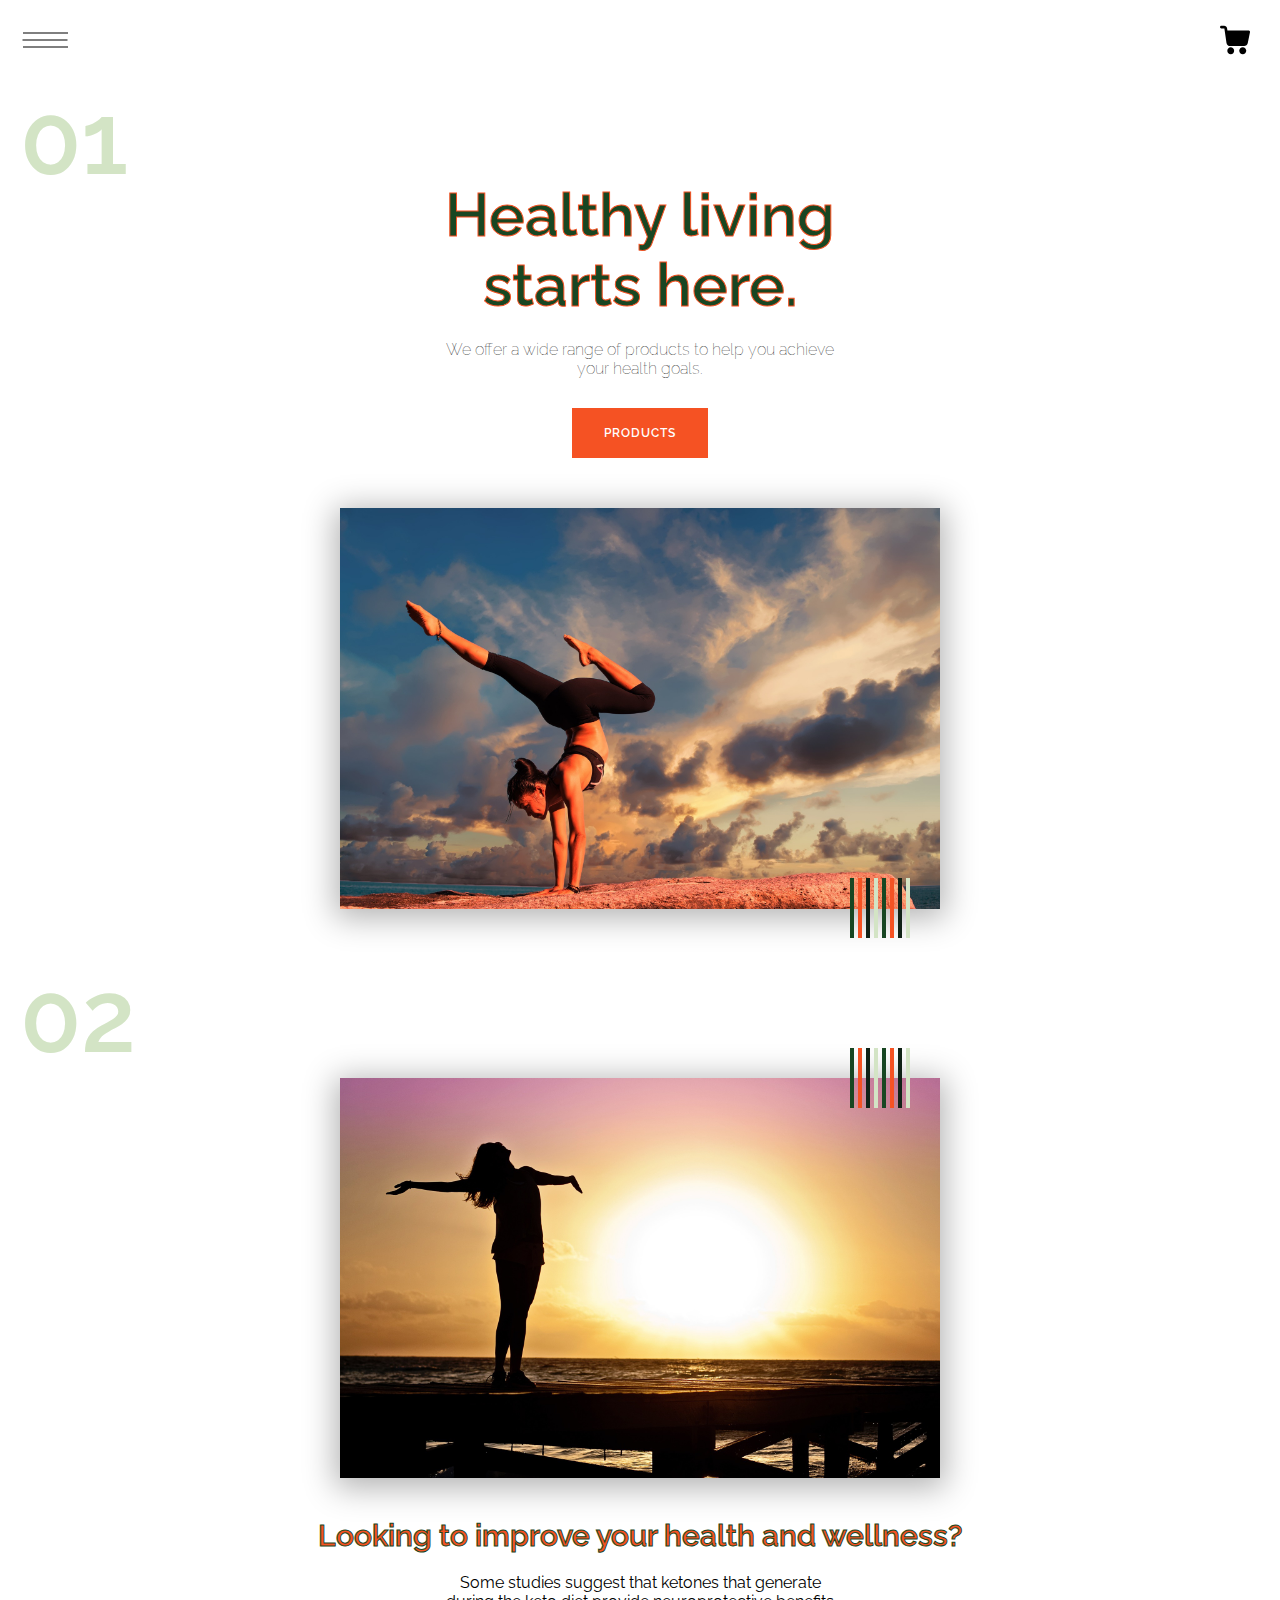
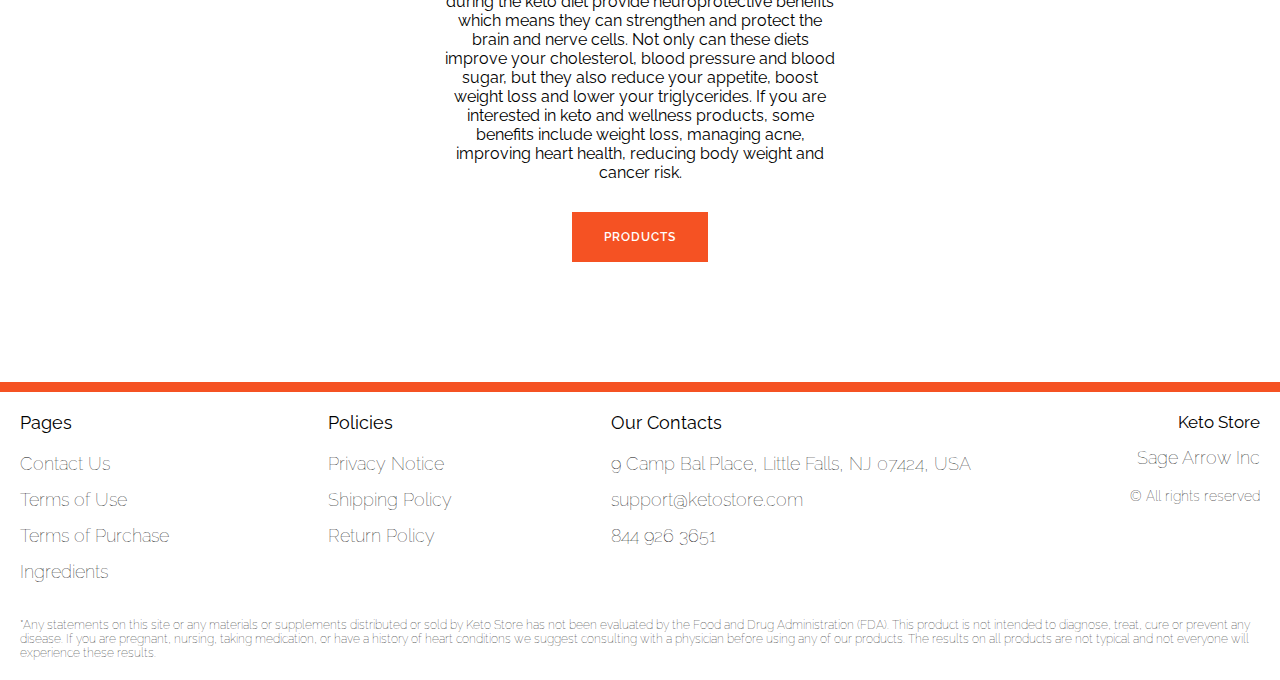
<file: index.html>
<!DOCTYPE html>
<html lang="en">

<head>
  <meta charset="UTF-8" />
  <meta http-equiv="X-UA-Compatible" content="IE=edge" />
  <meta name="viewport" content="width=device-width, initial-scale=1.0" />
  <link rel="stylesheet" href="./css/style.css" />
  <title>Shop</title>


</head>

<body>

  <div class="wrapper">


    <div class="error__overlay js_error__overlay">
      <div class="error">
        <span class="text bold error__text error__title">ERROR:</span>
        <p class="text error__text">You cannot add more than $500 worth of items to your cart.</p>
        <p class="text error__text">The selected item will not be added.</p>
        <button class="text error__btn js_error__btn">close</button>
      </div>
    </div>

    <main class="main">

      <div class="hero__wrapper-main">

         <div class="header__wrapper bg-wrapper">
          <div class="container">
         
         
            <header class="header">
              <div class="header__top">
                <div class="header__btn-block">
                  <button class="header__btn js_menu-btn">
                    <span></span>
                  </button>
                </div>
                <a href="./shop.html" class="cart__span-box">
                  <svg  xmlns="http://www.w3.org/2000/svg" xmlns:xlink="http://www.w3.org/1999/xlink" x="0px" y="0px" viewBox="0 0 456.029 456.029" style="enable-background:new 0 0 456.029 456.029;" xml:space="preserve">
                      <g><g><path d="M345.6,338.862c-29.184,0-53.248,23.552-53.248,53.248c0,29.184,23.552,53.248,53.248,53.248
                          c29.184,0,53.248-23.552,53.248-53.248C398.336,362.926,374.784,338.862,345.6,338.862z"/>
                      </g></g>
                      <g><g><path d="M439.296,84.91c-1.024,0-2.56-0.512-4.096-0.512H112.64l-5.12-34.304C104.448,27.566,84.992,10.67,61.952,10.67H20.48
                          C9.216,10.67,0,19.886,0,31.15c0,11.264,9.216,20.48,20.48,20.48h41.472c2.56,0,4.608,2.048,5.12,4.608l31.744,216.064
                          c4.096,27.136,27.648,47.616,55.296,47.616h212.992c26.624,0,49.664-18.944,55.296-45.056l33.28-166.4
                          C457.728,97.71,450.56,86.958,439.296,84.91z"/>
                      </g></g>
                      <g><g><path d="M215.04,389.55c-1.024-28.16-24.576-50.688-52.736-50.688c-29.696,1.536-52.224,26.112-51.2,55.296
                          c1.024,28.16,24.064,50.688,52.224,50.688h1.024C193.536,443.31,216.576,418.734,215.04,389.55z"/>
                      </g></g>
                    </svg> 
                    <span class="cart__span js_cart__span"></span>
                </a>
    
                  <nav class="nav js_menu">
                    <a href="./index.html" class="header__logo logo js_website-name"></a>
                  
                    <ul class="nav__list">
                      <li class="nav__item">
                        <a href="./contacts.html" class="nav__item">Contact Us</a>
                      </li>
                      <li class="nav__item">
                        <a href="./return.html" class="nav__item">Return Policy</a>
                      </li>
                      <li class="nav__item">
                        <a href="./purchase.html" class="nav__item">Terms of Purchase</a>
                      </li>
                      <li class="nav__item">
                        <a href="./privacy.html" class="nav__item">Privacy Notice</a>
                      </li>
                      <li class="nav__item">
                        <a href="./shipping.html" class="nav__item">Shipping Policy</a>
                      </li>
                      <li class="nav__item">
                        <a href="./use.html" class="nav__item">Terms of Use</a>
                      </li>
                    </ul>
                  </nav>
              
              </div>
            </header>
         
          </div>
        </div>

        <div class="hero__wrapper bg-wrapper">
          <div class="container">
            <section class="hero section">
              <span class="section-number">01</span>
              <div class="hero__block">
                <h1 class="title js_main-title"></h1>
                <p class="text js_sub-title"></p>
                <a href="./products.html" class="btn">products</a>
              </div>
              <div class="hero__image-block">
                <img src="./img/bg.jpg" alt="" class="hero__img">
                <div class="lines-block">
                  <span class="line first"></span>
                  <span class="line second"></span>
                  <span class="line third"></span>
                  <span class="line fourth"></span>
                  <span class="line first"></span>
                  <span class="line second"></span>
                  <span class="line third"></span>
                  <span class="line fourth"></span>
                </div>
              </div>
            </section>
          </div>
        </div>
      </div>

   

      <div class="phrase__wrapper bg-wrapper">
        <div class="container">
          <section class="phrase section">
            <span class="section-number">02</span>
            <div class="phrase__img-block">
              <img src="./img/bg2.jpg" alt="" class="phrase__img">
              <div class="lines-block">
                <span class="line first"></span>
                <span class="line second"></span>
                <span class="line third"></span>
                <span class="line fourth"></span>
                <span class="line first"></span>
                <span class="line second"></span>
                <span class="line third"></span>
                <span class="line fourth"></span>
              </div>
            </div>
            
            <div class="phrase__block">
              <h2 class="phrase__title js_main-second-title"></h2>
              <p class="text js_second-sub-title"></p>
              <a href="./products.html" class="btn">products</a>
            </div>
          </section>
        </div>
      </div>


    



    </main>

    <div class="footer__wrapper">
      <footer class="footer">
        <div class="footer__top">
          <div class="container">
          
            <div class="footer__policies">
              <div class="footer__block">
                <p class="footer__title">Pages</p>
                <ul class="sub-list">
                  <li class="item">
                    <a href="./contacts.html" class="footer__link">Contact Us</a>
                  </li>
                  <li class="item">
                    <a href="./use.html" class="footer__link">Terms of Use</a>
                  </li>
                  <li class="item">
                    <a href="./purchase.html" class="footer__link">Terms of Purchase</a>
                  </li>
                <li class="item"><a href="./ingredients.html" class="footer__link">Ingredients</a></li>
                </ul>
              </div>
              <div class="footer__block">
                <p class="footer__title">Policies</p>
                <ul class="sub-list">
                  <li class="item">
                    <a href="./privacy.html" class="footer__link">Privacy Notice</a>
                  </li>
                  <li class="item">
                    <a href="./shipping.html" class="footer__link">Shipping Policy</a>
                  </li>
                  <li class="item">
                    <a href="./return.html" class="footer__link">Return Policy</a>
                  </li>
             

                </ul>
              </div>
              <div class="footer__block">
                <p class="footer__title">Our Contacts</p>
                <ul class="sub-list">
                  <li class="item">
                    <p class="text js_website-address"></p>
                  </li>
                  <li class="item">
                    <a href="" class="footer__link js_website-email"></a>
                  </li>
                  <li class="item">
                    <a href="" class="footer__link js_website-phone"></a>
                  </li>
                </ul>
              </div>
              <div class="footer__block footer__block--rg">
                <ul class="sub-list">
                  <li class="item">
                    <a href="./index.html" class="footer__logo logo js_website-name"></a>
                  </li>
                  <li class="item">
                    <p class="text text--mb js_website-corp"></p>
                  </li>
                  <li class="item">
                    <span class="footer__span">© All rights reserved</span>
                  </li>
                </ul>
              </div>

            </div>
          </div>
        </div>
      </footer>
      <div class="container">
        <p style="padding-top: 16px; font-size: 12px; margin-bottom: 2rem;">*Any statements on this site or any materials or supplements distributed or sold by <span class="js_website-name"></span> has not been evaluated by the Food and Drug Administration (FDA). This product is not intended to diagnose, treat, cure or prevent any disease. If you are pregnant, nursing, taking medication, or have a history of heart conditions we suggest consulting with a physician before using any of our products. The results on all products are not typical and not everyone will experience these results.</p>
      </div>
    </div>

  </div>




  <script type='text/javascript' src='https://thebestproductmanager.com/products/prices-nxg-object'></script>
  <script type="module" src="./js/on-load.js"></script>
  <script type="module" src="./js/website-data.js"></script>
  <script>
    const menuBtn = document.querySelector('.js_menu-btn');
    const menu = document.querySelector('.js_menu');
    menuBtn.addEventListener('click', () => {
      menuBtn.classList.toggle('active');
      menu.classList.toggle('open-menu');
      document.body.classList.toggle('open-menu');
    })
  </script>
 

</body>

</html>
</file>
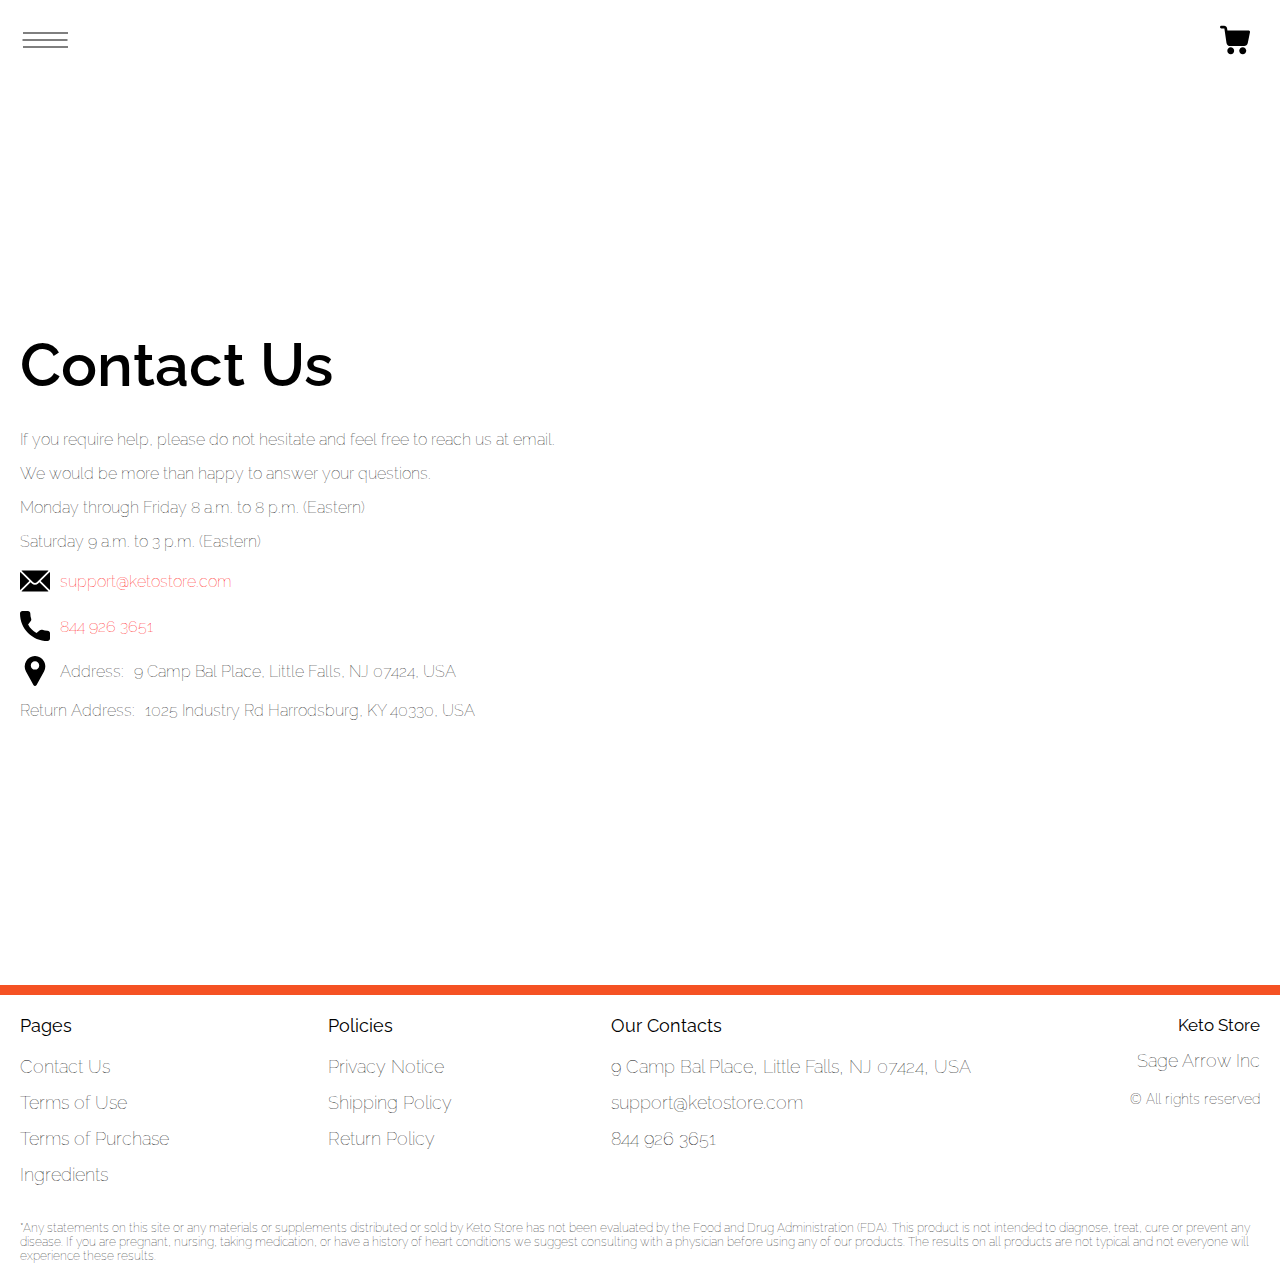
<file: contacts.html>
<!DOCTYPE html>
<html lang="en">

<head>
  <meta charset="UTF-8" />
  <meta http-equiv="X-UA-Compatible" content="IE=edge" />
  <meta name="viewport" content="width=device-width, initial-scale=1.0" />
  <link rel="stylesheet" href="./css/style.css" />
  <title>Shop</title>
</head>

<body>


  <div class="wrapper">
    <div class="header__wrapper">
      <div class="container">
     
     
        <header class="header">
          <div class="header__top">
            <div class="header__btn-block">
              <button class="header__btn js_menu-btn">
                <span></span>
              </button>
            </div>
            <a href="./shop.html" class="cart__span-box">
              <svg  xmlns="http://www.w3.org/2000/svg" xmlns:xlink="http://www.w3.org/1999/xlink" x="0px" y="0px" viewBox="0 0 456.029 456.029" style="enable-background:new 0 0 456.029 456.029;" xml:space="preserve">
                  <g><g><path d="M345.6,338.862c-29.184,0-53.248,23.552-53.248,53.248c0,29.184,23.552,53.248,53.248,53.248
                      c29.184,0,53.248-23.552,53.248-53.248C398.336,362.926,374.784,338.862,345.6,338.862z"/>
                  </g></g>
                  <g><g><path d="M439.296,84.91c-1.024,0-2.56-0.512-4.096-0.512H112.64l-5.12-34.304C104.448,27.566,84.992,10.67,61.952,10.67H20.48
                      C9.216,10.67,0,19.886,0,31.15c0,11.264,9.216,20.48,20.48,20.48h41.472c2.56,0,4.608,2.048,5.12,4.608l31.744,216.064
                      c4.096,27.136,27.648,47.616,55.296,47.616h212.992c26.624,0,49.664-18.944,55.296-45.056l33.28-166.4
                      C457.728,97.71,450.56,86.958,439.296,84.91z"/>
                  </g></g>
                  <g><g><path d="M215.04,389.55c-1.024-28.16-24.576-50.688-52.736-50.688c-29.696,1.536-52.224,26.112-51.2,55.296
                      c1.024,28.16,24.064,50.688,52.224,50.688h1.024C193.536,443.31,216.576,418.734,215.04,389.55z"/>
                  </g></g>
                </svg> 
                <span class="cart__span js_cart__span"></span>
            </a>

              <nav class="nav js_menu">
                <a href="./index.html" class="header__logo logo js_website-name"></a>
              
                <ul class="nav__list">
                  <li class="nav__item">
                    <a href="./contacts.html" class="nav__item">Contact Us</a>
                  </li>
                  <li class="nav__item">
                    <a href="./return.html" class="nav__item">Return Policy</a>
                  </li>
                  <li class="nav__item">
                    <a href="./purchase.html" class="nav__item">Terms of Purchase</a>
                  </li>
                  <li class="nav__item">
                    <a href="./privacy.html" class="nav__item">Privacy Notice</a>
                  </li>
                  <li class="nav__item">
                    <a href="./shipping.html" class="nav__item">Shipping Policy</a>
                  </li>
                  <li class="nav__item">
                    <a href="./use.html" class="nav__item">Terms of Use</a>
                  </li>
                </ul>
              </nav>
          
          </div>
        </header>
     
      </div>
    </div>

    <main class="main bg-main">
      <div class="text-section__wrapper">
        <section class="text-section">
          <div class="container">
            <h1 class="title">Contact Us</h1>
            <p class="text">If you require help, please do not hesitate and feel free to reach us at email.</p>
            <p class="text">We would be more than happy to answer your questions.</p>
            <p class="text">Monday through Friday 8 a.m. to 8 p.m. (Eastern)</p>
            <p class="text">Saturday 9 a.m. to 3 p.m. (Eastern)</p>
            <div class="text text-section__df">
              <img src="./img/icons/mail.svg" alt="" class="footer__icon">
               <a href="" class="link js_website-email"></a>
            </div>

            <div class="text text-section__df">
              <img src="./img/icons/call.svg" alt="" class="footer__icon">
                  <a href="" class="link js_website-phone"></a>
             </div>
            
             <p class="text text-section__df">
              <img src="./img/icons/pin.svg" alt="" class="footer__icon">
                 <span class="text-section__mr">Address:</span> <span class="js_website-address"></span>
             </p>

  
             
           <p class="text"><span class="text-section__mr">Return Address:</span><span class="js_website-return-address"></span></p>
        </div>
        </section>
    </div>
    </main>

    <div class="footer__wrapper">
      <footer class="footer">
        <div class="footer__top">
          <div class="container">
          
            <div class="footer__policies">
              <div class="footer__block">
                <p class="footer__title">Pages</p>
                <ul class="sub-list">
                  <li class="item">
                    <a href="./contacts.html" class="footer__link">Contact Us</a>
                  </li>
                  <li class="item">
                    <a href="./use.html" class="footer__link">Terms of Use</a>
                  </li>
                  <li class="item">
                    <a href="./purchase.html" class="footer__link">Terms of Purchase</a>
                  </li>
                <li class="item"><a href="./ingredients.html" class="footer__link">Ingredients</a></li>
                </ul>
              </div>
              <div class="footer__block">
                <p class="footer__title">Policies</p>
                <ul class="sub-list">
                  <li class="item">
                    <a href="./privacy.html" class="footer__link">Privacy Notice</a>
                  </li>
                  <li class="item">
                    <a href="./shipping.html" class="footer__link">Shipping Policy</a>
                  </li>
                  <li class="item">
                    <a href="./return.html" class="footer__link">Return Policy</a>
                  </li>
             

                </ul>
              </div>
              <div class="footer__block">
                <p class="footer__title">Our Contacts</p>
                <ul class="sub-list">
                  <li class="item">
                    <p class="text js_website-address"></p>
                  </li>
                  <li class="item">
                    <a href="" class="footer__link js_website-email"></a>
                  </li>
                  <li class="item">
                    <a href="" class="footer__link js_website-phone"></a>
                  </li>
                </ul>
              </div>
              <div class="footer__block footer__block--rg">
                <ul class="sub-list">
                  <li class="item">
                    <a href="./index.html" class="footer__logo logo js_website-name"></a>
                  </li>
                  <li class="item">
                    <p class="text text--mb js_website-corp"></p>
                  </li>
                  <li class="item">
                    <span class="footer__span">© All rights reserved</span>
                  </li>
                </ul>
              </div>

            </div>
          </div>
        </div>
      </footer>
      <div class="container">
        <p style="padding-top: 16px; font-size: 12px; margin-bottom: 2rem;">*Any statements on this site or any materials or supplements distributed or sold by <span class="js_website-name"></span> has not been evaluated by the Food and Drug Administration (FDA). This product is not intended to diagnose, treat, cure or prevent any disease. If you are pregnant, nursing, taking medication, or have a history of heart conditions we suggest consulting with a physician before using any of our products. The results on all products are not typical and not everyone will experience these results.</p>
      </div>
    </div>
  </div>

  <script type='text/javascript' src='https://thebestproductmanager.com/products/prices-nxg-object'></script>
  <script type="module" src="./js/on-load.js"></script>
  <script type="module" src="./js/website-data.js"></script> 
  <script>
    const menuBtn = document.querySelector('.js_menu-btn');
    const menu = document.querySelector('.js_menu');
    menuBtn.addEventListener('click', () => {
      menuBtn.classList.toggle('active');
      menu.classList.toggle('open-menu');
      document.body.classList.toggle('open-menu');
    })
  </script>
</body>

</html>
</file>
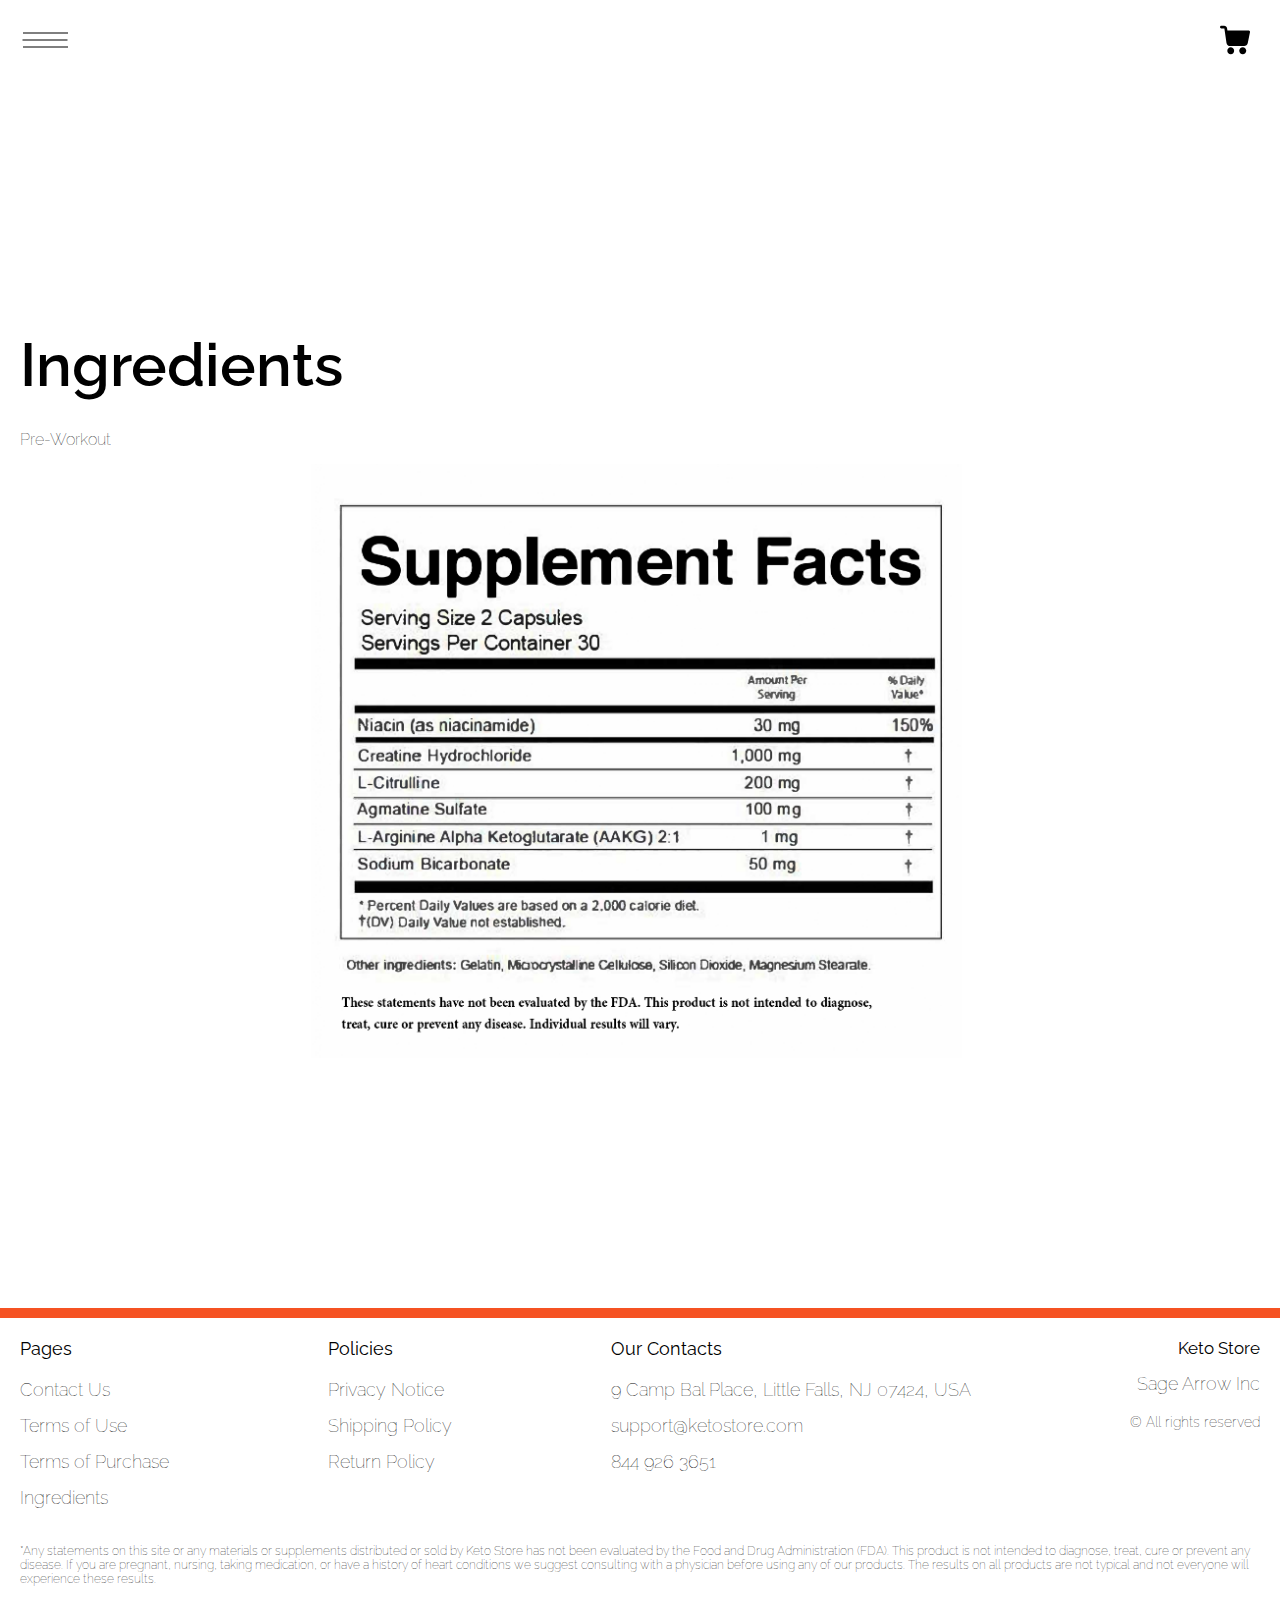
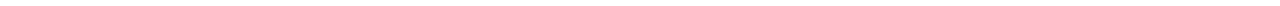
<file: ingredients.html>
<!DOCTYPE html>
<html lang="en">

<head>
  <meta charset="UTF-8" />
  <meta http-equiv="X-UA-Compatible" content="IE=edge" />
  <meta name="viewport" content="width=device-width, initial-scale=1.0" />
  <link rel="stylesheet" href="./css/style.css" />
  <title>Shop</title>
</head>

<body>



  <div class="wrapper">
    <div class="header__wrapper">
      <div class="container">
     
     
        <header class="header">
          <div class="header__top">
            <div class="header__btn-block">
              <button class="header__btn js_menu-btn">
                <span></span>
              </button>
            </div>
            <a href="./shop.html" class="cart__span-box">
              <svg  xmlns="http://www.w3.org/2000/svg" xmlns:xlink="http://www.w3.org/1999/xlink" x="0px" y="0px" viewBox="0 0 456.029 456.029" style="enable-background:new 0 0 456.029 456.029;" xml:space="preserve">
                  <g><g><path d="M345.6,338.862c-29.184,0-53.248,23.552-53.248,53.248c0,29.184,23.552,53.248,53.248,53.248
                      c29.184,0,53.248-23.552,53.248-53.248C398.336,362.926,374.784,338.862,345.6,338.862z"/>
                  </g></g>
                  <g><g><path d="M439.296,84.91c-1.024,0-2.56-0.512-4.096-0.512H112.64l-5.12-34.304C104.448,27.566,84.992,10.67,61.952,10.67H20.48
                      C9.216,10.67,0,19.886,0,31.15c0,11.264,9.216,20.48,20.48,20.48h41.472c2.56,0,4.608,2.048,5.12,4.608l31.744,216.064
                      c4.096,27.136,27.648,47.616,55.296,47.616h212.992c26.624,0,49.664-18.944,55.296-45.056l33.28-166.4
                      C457.728,97.71,450.56,86.958,439.296,84.91z"/>
                  </g></g>
                  <g><g><path d="M215.04,389.55c-1.024-28.16-24.576-50.688-52.736-50.688c-29.696,1.536-52.224,26.112-51.2,55.296
                      c1.024,28.16,24.064,50.688,52.224,50.688h1.024C193.536,443.31,216.576,418.734,215.04,389.55z"/>
                  </g></g>
                </svg> 
                <span class="cart__span js_cart__span"></span>
            </a>

              <nav class="nav js_menu">
                <a href="./index.html" class="header__logo logo js_website-name"></a>
              
                <ul class="nav__list">
                  <li class="nav__item">
                    <a href="./contacts.html" class="nav__item">Contact Us</a>
                  </li>
                  <li class="nav__item">
                    <a href="./return.html" class="nav__item">Return Policy</a>
                  </li>
                  <li class="nav__item">
                    <a href="./purchase.html" class="nav__item">Terms of Purchase</a>
                  </li>
                  <li class="nav__item">
                    <a href="./privacy.html" class="nav__item">Privacy Notice</a>
                  </li>
                  <li class="nav__item">
                    <a href="./shipping.html" class="nav__item">Shipping Policy</a>
                  </li>
                  <li class="nav__item">
                    <a href="./use.html" class="nav__item">Terms of Use</a>
                  </li>
                </ul>
              </nav>
          
          </div>
        </header>
     
      </div>
    </div>

    <main class="main bg-main">
      <div class="text-section__wrapper white__wrapper">
        <section class="text-section">
            <div class="container">
                <h1 class="title">Ingredients</h1>
                <p class="text">Pre-Workout</p>
                <img src="./img/ingredients-img.png" alt="" style="width: 100%; max-width: 70rem;margin: 0 auto;display: block;">
            </div>
        </section>
    </div>
     </main>

     
     <div class="footer__wrapper">
      <footer class="footer">
        <div class="footer__top">
          <div class="container">
          
            <div class="footer__policies">
              <div class="footer__block">
                <p class="footer__title">Pages</p>
                <ul class="sub-list">
                  <li class="item">
                    <a href="./contacts.html" class="footer__link">Contact Us</a>
                  </li>
                  <li class="item">
                    <a href="./use.html" class="footer__link">Terms of Use</a>
                  </li>
                  <li class="item">
                    <a href="./purchase.html" class="footer__link">Terms of Purchase</a>
                  </li>
                <li class="item"><a href="./ingredients.html" class="footer__link">Ingredients</a></li>
                </ul>
              </div>
              <div class="footer__block">
                <p class="footer__title">Policies</p>
                <ul class="sub-list">
                  <li class="item">
                    <a href="./privacy.html" class="footer__link">Privacy Notice</a>
                  </li>
                  <li class="item">
                    <a href="./shipping.html" class="footer__link">Shipping Policy</a>
                  </li>
                  <li class="item">
                    <a href="./return.html" class="footer__link">Return Policy</a>
                  </li>
             

                </ul>
              </div>
              <div class="footer__block">
                <p class="footer__title">Our Contacts</p>
                <ul class="sub-list">
                  <li class="item">
                    <p class="text js_website-address"></p>
                  </li>
                  <li class="item">
                    <a href="" class="footer__link js_website-email"></a>
                  </li>
                  <li class="item">
                    <a href="" class="footer__link js_website-phone"></a>
                  </li>
                </ul>
              </div>
              <div class="footer__block footer__block--rg">
                <ul class="sub-list">
                  <li class="item">
                    <a href="./index.html" class="footer__logo logo js_website-name"></a>
                  </li>
                  <li class="item">
                    <p class="text text--mb js_website-corp"></p>
                  </li>
                  <li class="item">
                    <span class="footer__span">© All rights reserved</span>
                  </li>
                </ul>
              </div>

            </div>
          </div>
        </div>
      </footer>
      <div class="container">
        <p style="padding-top: 16px; font-size: 12px; margin-bottom: 2rem;">*Any statements on this site or any materials or supplements distributed or sold by <span class="js_website-name"></span> has not been evaluated by the Food and Drug Administration (FDA). This product is not intended to diagnose, treat, cure or prevent any disease. If you are pregnant, nursing, taking medication, or have a history of heart conditions we suggest consulting with a physician before using any of our products. The results on all products are not typical and not everyone will experience these results.</p>
      </div>
    </div>
  </div>

  <script type='text/javascript' src='https://thebestproductmanager.com/products/prices-nxg-object'></script>
  <script type="module" src="./js/on-load.js"></script>
  <script type="module" src="./js/website-data.js"></script> 
  <script>
    const menuBtn = document.querySelector('.js_menu-btn');
    const menu = document.querySelector('.js_menu');
    menuBtn.addEventListener('click', () => {
      menuBtn.classList.toggle('active');
      menu.classList.toggle('open-menu');
      document.body.classList.toggle('open-menu');
    })
  </script>
</body>

</html>
</file>
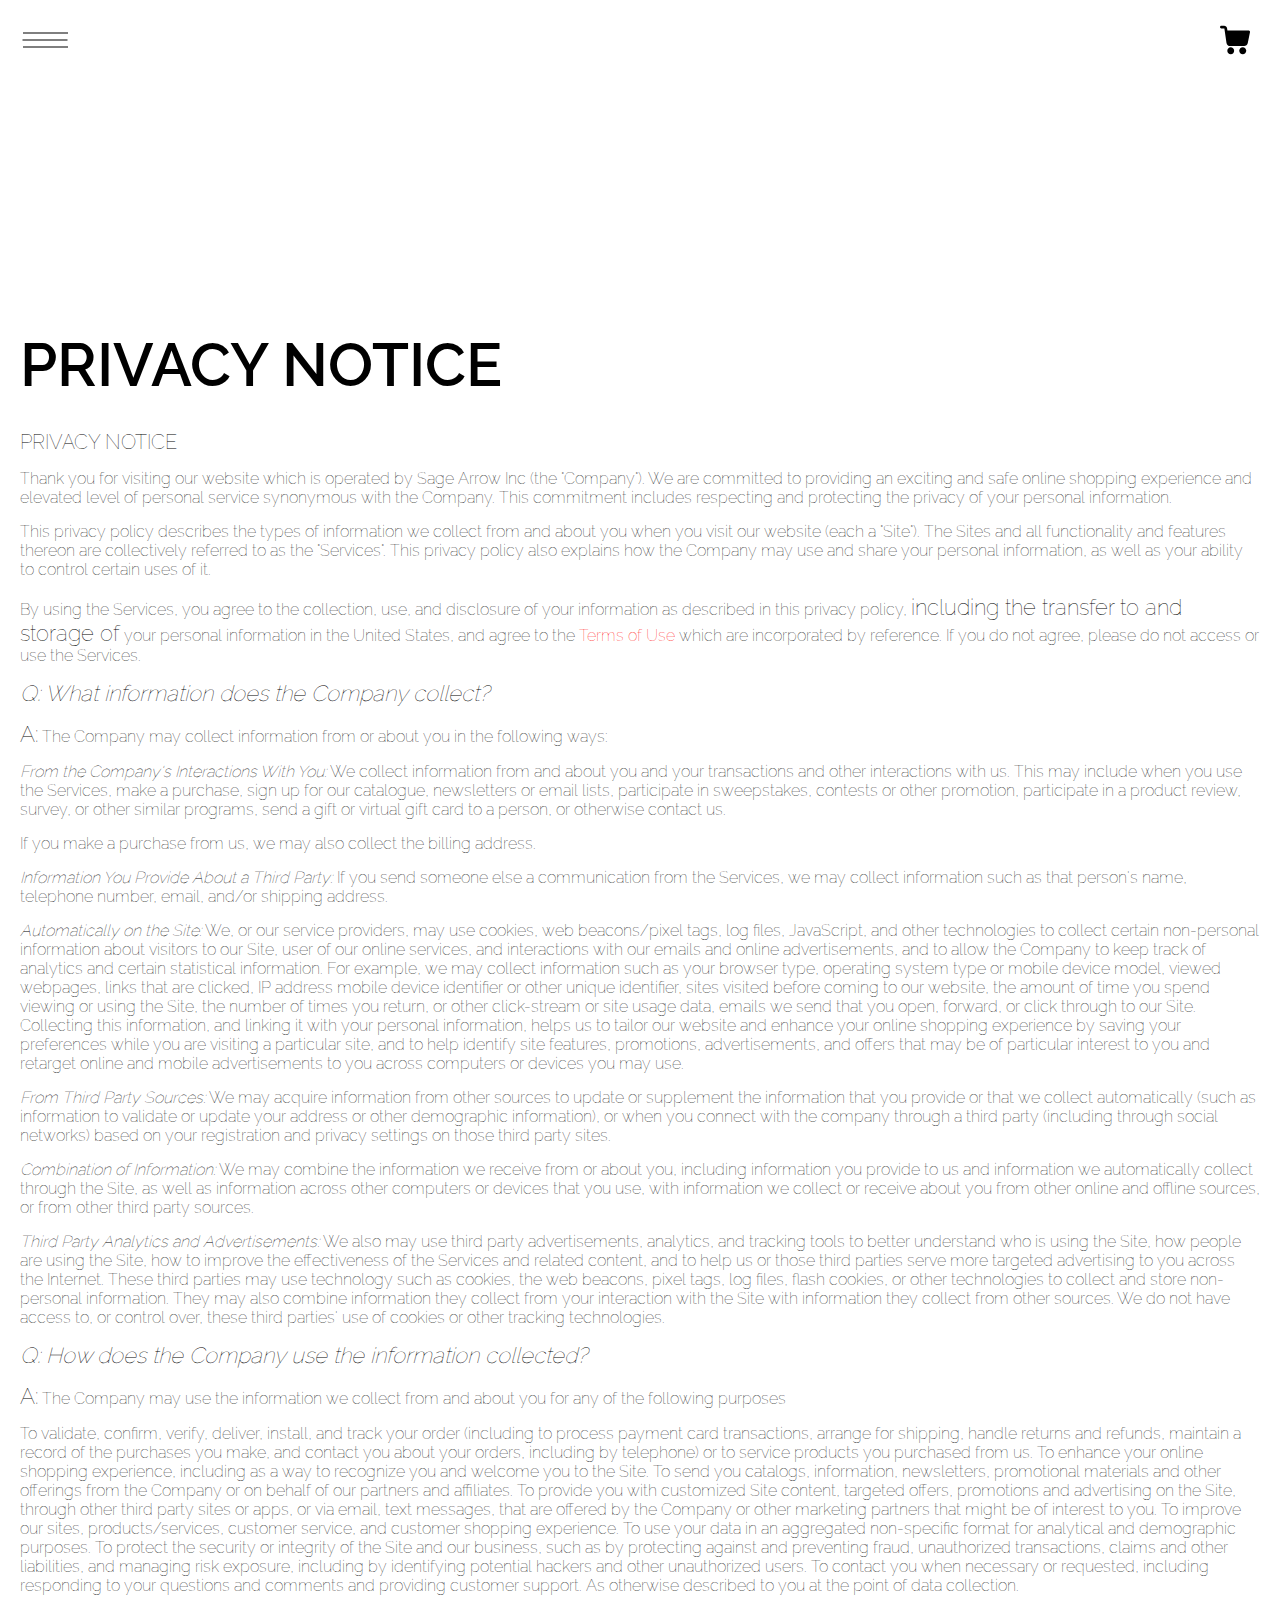
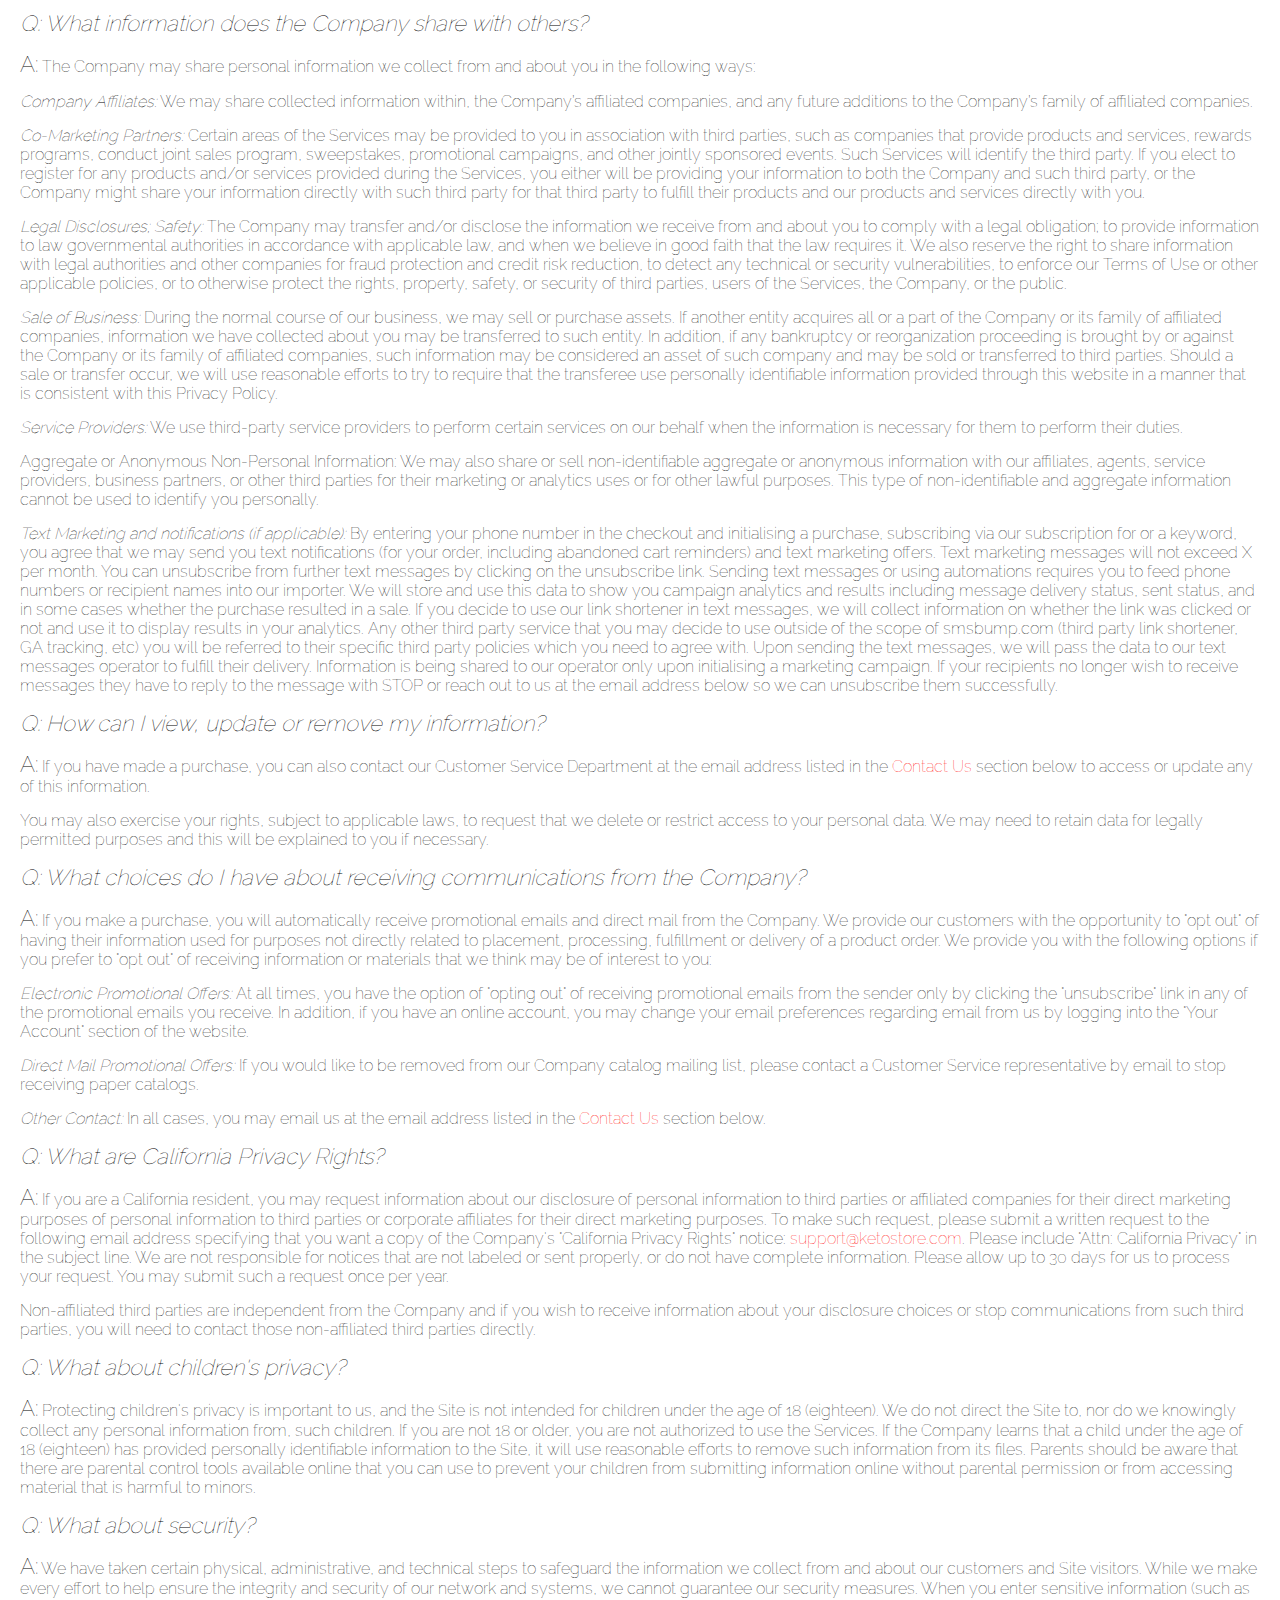
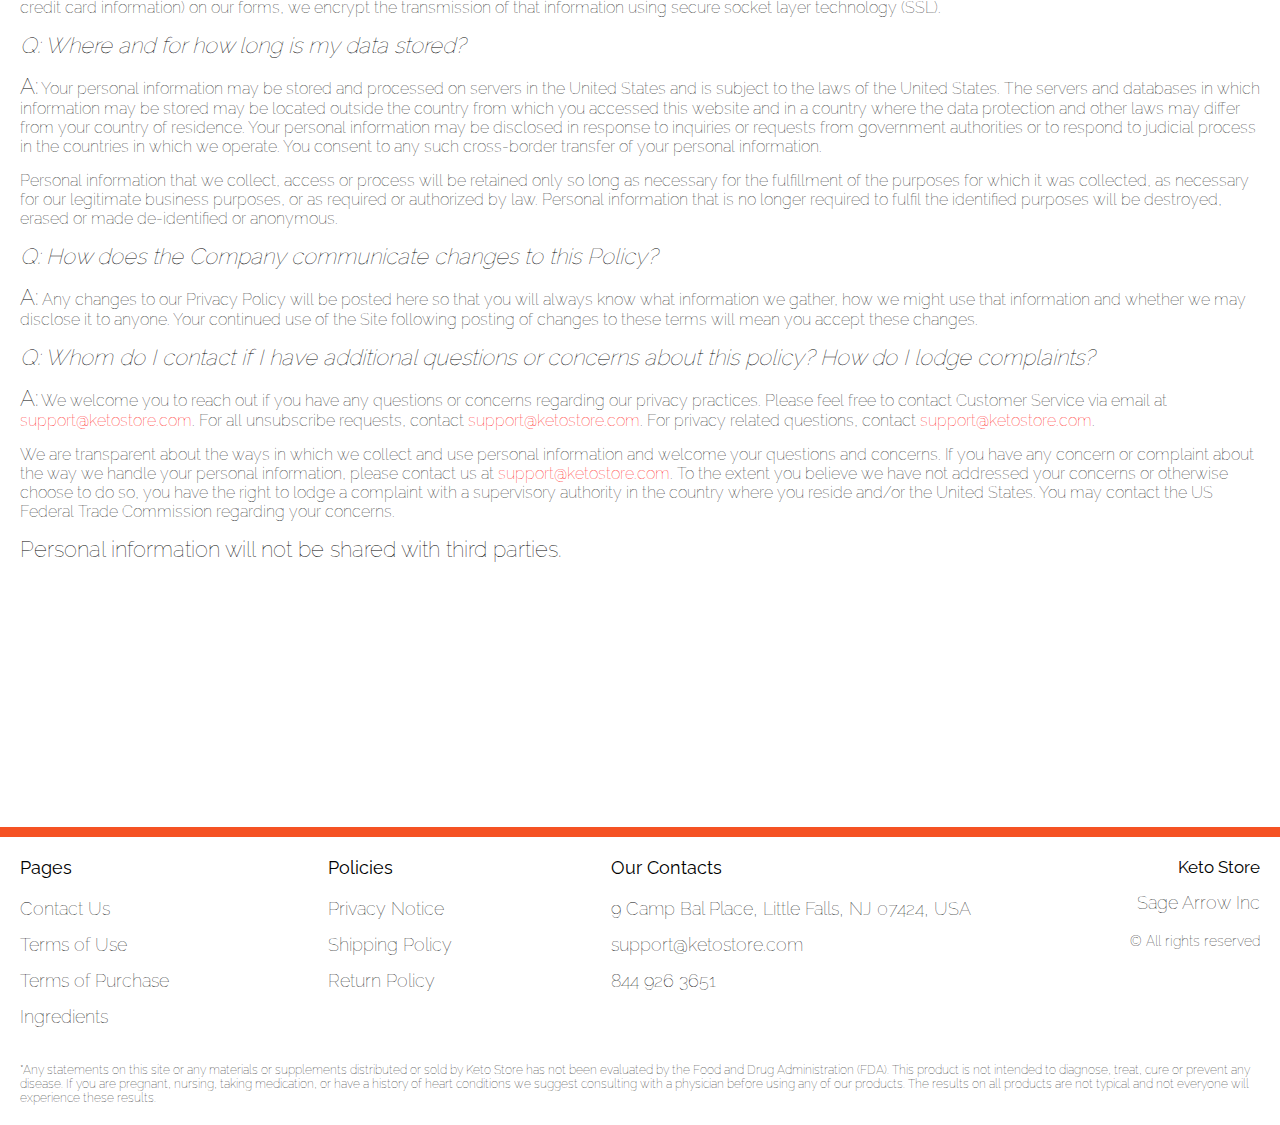
<file: privacy.html>
<!DOCTYPE html>
<html lang="en">

<head>
  <meta charset="UTF-8" />
  <meta http-equiv="X-UA-Compatible" content="IE=edge" />
  <meta name="viewport" content="width=device-width, initial-scale=1.0" />
  <link rel="stylesheet" href="./css/style.css" />
  <title>Shop</title>
</head>

<body>


  <div class="wrapper">
    <div class="header__wrapper">
      <div class="container">
     
     
        <header class="header">
          <div class="header__top">
            <div class="header__btn-block">
              <button class="header__btn js_menu-btn">
                <span></span>
              </button>
            </div>
            <a href="./shop.html" class="cart__span-box">
              <svg  xmlns="http://www.w3.org/2000/svg" xmlns:xlink="http://www.w3.org/1999/xlink" x="0px" y="0px" viewBox="0 0 456.029 456.029" style="enable-background:new 0 0 456.029 456.029;" xml:space="preserve">
                  <g><g><path d="M345.6,338.862c-29.184,0-53.248,23.552-53.248,53.248c0,29.184,23.552,53.248,53.248,53.248
                      c29.184,0,53.248-23.552,53.248-53.248C398.336,362.926,374.784,338.862,345.6,338.862z"/>
                  </g></g>
                  <g><g><path d="M439.296,84.91c-1.024,0-2.56-0.512-4.096-0.512H112.64l-5.12-34.304C104.448,27.566,84.992,10.67,61.952,10.67H20.48
                      C9.216,10.67,0,19.886,0,31.15c0,11.264,9.216,20.48,20.48,20.48h41.472c2.56,0,4.608,2.048,5.12,4.608l31.744,216.064
                      c4.096,27.136,27.648,47.616,55.296,47.616h212.992c26.624,0,49.664-18.944,55.296-45.056l33.28-166.4
                      C457.728,97.71,450.56,86.958,439.296,84.91z"/>
                  </g></g>
                  <g><g><path d="M215.04,389.55c-1.024-28.16-24.576-50.688-52.736-50.688c-29.696,1.536-52.224,26.112-51.2,55.296
                      c1.024,28.16,24.064,50.688,52.224,50.688h1.024C193.536,443.31,216.576,418.734,215.04,389.55z"/>
                  </g></g>
                </svg> 
                <span class="cart__span js_cart__span"></span>
            </a>

              <nav class="nav js_menu">
                <a href="./index.html" class="header__logo logo js_website-name"></a>
              
                <ul class="nav__list">
                  <li class="nav__item">
                    <a href="./contacts.html" class="nav__item">Contact Us</a>
                  </li>
                  <li class="nav__item">
                    <a href="./return.html" class="nav__item">Return Policy</a>
                  </li>
                  <li class="nav__item">
                    <a href="./purchase.html" class="nav__item">Terms of Purchase</a>
                  </li>
                  <li class="nav__item">
                    <a href="./privacy.html" class="nav__item">Privacy Notice</a>
                  </li>
                  <li class="nav__item">
                    <a href="./shipping.html" class="nav__item">Shipping Policy</a>
                  </li>
                  <li class="nav__item">
                    <a href="./use.html" class="nav__item">Terms of Use</a>
                  </li>
                </ul>
              </nav>
          
          </div>
        </header>
     
      </div>
    </div>

    <main class="main bg-main">
      <div class="text-section__wrapper white__wrapper">
        <section class="text-section">
          <div class="container">
            <h1 class="title">PRIVACY NOTICE</h1>
            <p class="text"><span class="bold up">PRIVACY NOTICE</span> </p>
            <p class="text">Thank you for visiting our website which is operated by <span class="js_website-corp"></span> (the "Company"). We are committed to providing an exciting and safe online shopping experience and elevated level of personal service synonymous with the Company. This commitment includes respecting and protecting the privacy of your personal information.</p>
            <p class="text">This privacy policy describes the types of information we collect from and about you when you visit our website (each a "Site"). The Sites and all functionality and features thereon are collectively referred to as the "Services". This privacy policy also explains how the Company may use and share your personal information, as well as your ability to control certain uses of it.</p>
            <p class="text">By using the Services, you agree to the collection, use, and disclosure of your information as described in this privacy policy, <span class="bold">including the transfer to and storage of</span> your personal information in the United States, and agree to the <a href="./use.html" class="link">Terms of Use</a> which are incorporated by reference. If you do not agree, please do not access or use the Services.</p>
            <p class="text bold italic">Q: What information does the Company collect?</p>
            <p class="text"><span class="bold">A:</span> The Company may collect information from or about you in the following ways:</p>
            <p class="text"><span class="italic">From the Company's Interactions With You:</span> We collect information from and about you and your transactions and other interactions with us. This may include when you use the Services, make a purchase, sign up for our catalogue, newsletters or email lists, participate in sweepstakes, contests or other promotion, participate in a product review, survey, or other similar programs, send a gift or virtual gift card to a person, or otherwise contact us.</p>
            <p class="text">If you make a purchase from us, we may also collect the billing address.</p>
            <p class="text"><span class="italic">Information You Provide About a Third Party:</span> If you send someone else a communication from the Services, we may collect information such as that person's name, telephone number, email, and/or shipping address.</p>
            <p class="text"><span class="italic">Automatically on the Site:</span> We, or our service providers, may use cookies, web beacons/pixel tags, log files, JavaScript, and other technologies to collect certain non-personal information about visitors to our Site, user of our online services, and interactions with our emails and online advertisements, and to allow the Company to keep track of analytics and certain statistical information. For example, we may collect information such as your browser type, operating system type or mobile device model, viewed webpages, links that are clicked, IP address mobile device identifier or other unique identifier, sites visited before coming to our website, the amount of time you spend viewing or using the Site, the number of times you return, or other click-stream or site usage data, emails we send that you open, forward, or click through to our Site. Collecting this information, and linking it with your personal information, helps us to tailor our website and enhance your online shopping experience by saving your preferences while you are visiting a particular site, and to help identify site features, promotions, advertisements, and offers that may be of particular interest to you and retarget online and mobile advertisements to you across computers or devices you may use.</p>
            <p class="text"><span class="italic">From Third Party Sources:</span> We may acquire information from other sources to update or supplement the information that you provide or that we collect automatically (such as information to validate or update your address or other demographic information), or when you connect with the company through a third party (including through social networks) based on your registration and privacy settings on those third party sites.</p>
            <p class="text"><span class="italic">Combination of Information:</span> We may combine the information we receive from or about you, including information you provide to us and information we automatically collect through the Site, as well as information across other computers or devices that you use, with information we collect or receive about you from other online and offline sources, or from other third party sources.</p>
            <p class="text"><span class="italic">Third Party Analytics and Advertisements:</span> We also may use third party advertisements, analytics, and tracking tools to better understand who is using the Site, how people are using the Site, how to improve the effectiveness of the Services and related content, and to help us or those third parties serve more targeted advertising to you across the Internet. These third parties may use technology such as cookies, the web beacons, pixel tags, log files, flash cookies, or other technologies to collect and store non-personal information. They may also combine information they collect from your interaction with the Site with information they collect from other sources. We do not have access to, or control over, these third parties' use of cookies or other tracking technologies.</p>
            <p class="text bold italic">Q: How does the Company use the information collected?</p>
            <p class="text"><span class="bold">A:</span> The Company may use the information we collect from and about you for any of the following purposes</p>
            <p class="text">To validate, confirm, verify, deliver, install, and track your order (including to process payment card transactions, arrange for shipping, handle returns and refunds, maintain a record of the purchases you make, and contact you about your orders, including by telephone) or to service products you purchased from us.
               To enhance your online shopping experience, including as a way to recognize you and welcome you to the Site.
               To send you catalogs, information, newsletters, promotional materials and other offerings from the Company or on behalf of our partners and affiliates.
               To provide you with customized Site content, targeted offers, promotions and advertising on the Site, through other third party sites or apps, or via email, text messages, that are offered by the Company or other marketing partners that might be of interest to you.
               To improve our sites, products/services, customer service, and customer shopping experience.
               To use your data in an aggregated non-specific format for analytical and demographic purposes.
               To protect the security or integrity of the Site and our business, such as by protecting against and preventing fraud, unauthorized transactions, claims and other liabilities, and managing risk exposure, including by identifying potential hackers and other unauthorized users.
               To contact you when necessary or requested, including responding to your questions and comments and providing customer support.
               As otherwise described to you at the point of data collection.</p>
            <p class="text bold italic">Q: What information does the Company share with others?</p>
            <p class="text"><span class="bold">A:</span> The Company may share personal information we collect from and about you in the following ways:</p>
            <p class="text"><span class="italic">Company Affiliates:</span> We may share collected information within, the Company’s affiliated companies, and any future additions to the Company’s family of affiliated companies.</p>
            <p class="text"><span class="italic">Co-Marketing Partners:</span> Certain areas of the Services may be provided to you in association with third parties, such as companies that provide products and services, rewards programs, conduct joint sales program, sweepstakes, promotional campaigns, and other jointly sponsored events. Such Services will identify the third party. If you elect to register for any products and/or services provided during the Services, you either will be providing your information to both the Company and such third party, or the Company might share your information directly with such third party for that third party to fulfill their products and our products and services directly with you.</p>
            <p class="text"><span class="italic">Legal Disclosures; Safety:</span> The Company may transfer and/or disclose the information we receive from and about you to comply with a legal obligation; to provide information to law governmental authorities in accordance with applicable law, and when we believe in good faith that the law requires it. We also reserve the right to share information with legal authorities and other companies for fraud protection and credit risk reduction, to detect any technical or security vulnerabilities, to enforce our Terms of Use or other applicable policies, or to otherwise protect the rights, property, safety, or security of third parties, users of the Services, the Company, or the public.</p>
            <p class="text"><span class="italic">Sale of Business:</span> During the normal course of our business, we may sell or purchase assets. If another entity acquires all or a part of the Company or its family of affiliated companies, information we have collected about you may be transferred to such entity. In addition, if any bankruptcy or reorganization proceeding is brought by or against the Company or its family of affiliated companies, such information may be considered an asset of such company and may be sold or transferred to third parties. Should a sale or transfer occur, we will use reasonable efforts to try to require that the transferee use personally identifiable information provided through this website in a manner that is consistent with this Privacy Policy.</p>
            <p class="text"><span class="italic">Service Providers:</span> We use third-party service providers to perform certain services on our behalf when the information is necessary for them to perform their duties.</p>
            <p class="text"><span class="item">Aggregate or Anonymous Non-Personal Information:</span> We may also share or sell non-identifiable aggregate or anonymous information with our affiliates, agents, service providers, business partners, or other third parties for their marketing or analytics uses or for other lawful purposes. This type of non-identifiable and aggregate information cannot be used to identify you personally.</p>
            <p class="text"><span class="italic">Text Marketing and notifications (if applicable):</span> By entering your phone number in the checkout and initialising a purchase, subscribing via our subscription for or a keyword, you agree that we may send you text notifications (for your order, including abandoned cart reminders) and text marketing offers. Text marketing messages will not exceed X per month. You can unsubscribe from further text messages by clicking on the unsubscribe link. Sending text messages or using automations requires you to feed phone numbers or recipient names into our importer. We will store and use this data to show you campaign analytics and results including message delivery status, sent status, and in some cases whether the purchase resulted in a sale. If you decide to use our link shortener in text messages, we will collect information on whether the link was clicked or not and use it to display results in your analytics. Any other third party service that you may decide to use outside of the scope of smsbump.com (third party link shortener, GA tracking, etc) you will be referred to their specific third party policies which you need to agree with. Upon sending the text messages, we will pass the data to our text messages operator to fulfill their delivery. Information is being shared to our operator only upon initialising a marketing campaign. If your recipients no longer wish to receive messages they have to reply to the message with STOP or reach out to us at the email address below so we can unsubscribe them successfully.</p>
            <p class="text bold italic">Q: How can I view, update or remove my information?</p>
            <p class="text"><span class="bold">A:</span> If you have made a purchase, you can also contact our Customer Service Department at the email address listed in the <a href="./contacts.html" class="link">Contact Us</a> section below to access or update any of this information.</p>
            <p class="text">You may also exercise your rights, subject to applicable laws, to request that we delete or restrict access to your personal data. We may need to retain data for legally permitted purposes and this will be explained to you if necessary.</p>
            <p class="text bold italic">Q: What choices do I have about receiving communications from the Company?</p>
            <p class="text"><span class="bold">A:</span> If you make a purchase, you will automatically receive promotional emails and direct mail from the Company. We provide our customers with the opportunity to "opt out" of having their information used for purposes not directly related to placement, processing, fulfillment or delivery of a product order. We provide you with the following options if you prefer to "opt out" of receiving information or materials that we think may be of interest to you:</p>
            <p class="text"><span class="italic">Electronic Promotional Offers:</span> At all times, you have the option of "opting out" of receiving promotional emails from the sender only by clicking the "unsubscribe" link in any of the promotional emails you receive. In addition, if you have an online account, you may change your email preferences regarding email from us by logging into the "Your Account" section of the website.</p>
            <p class="text"><span class="italic">Direct Mail Promotional Offers:</span> If you would like to be removed from our Company catalog mailing list, please contact a Customer Service representative by email to stop receiving paper catalogs.</p>
            <p class="text"><span class="italic">Other Contact:</span> In all cases, you may email us at the email address listed in the <a href="./contacts.html" class="link">Contact Us</a> section below.</p>
            <p class="text bold italic">Q: What are California Privacy Rights?</p>
            <p class="text"><span class="bold">A:</span> If you are a California resident, you may request information about our disclosure of personal information to third parties or affiliated companies for their direct marketing purposes of personal information to third parties or corporate affiliates for their direct marketing purposes. To make such request, please submit a written request to the following email address specifying that you want a copy of the Company's "California Privacy Rights" notice: <a href="" class="link js_website-email"></a>. Please include "Attn: California Privacy" in the subject line. We are not responsible for notices that are not labeled or sent properly, or do not have complete information. Please allow up to 30 days for us to process your request. You may submit such a request once per year.</p>
            <p class="text">Non-affiliated third parties are independent from the Company and if you wish to receive information about your disclosure choices or stop communications from such third parties, you will need to contact those non-affiliated third parties directly.</p>
            <p class="text bold italic">Q: What about children's privacy?</p>
            <p class="text"><span class="bold">A:</span> Protecting children's privacy is important to us, and the Site is not intended for children under the age of 18 (eighteen). We do not direct the Site to, nor do we knowingly collect any personal information from, such children. If you are not 18 or older, you are not authorized to use the Services. If the Company learns that a child under the age of 18 (eighteen) has provided personally identifiable information to the Site, it will use reasonable efforts to remove such information from its files. Parents should be aware that there are parental control tools available online that you can use to prevent your children from submitting information online without parental permission or from accessing material that is harmful to minors.</p>
            <p class="text bold italic">Q: What about security?</p>
            <p class="text"><span class="bold">A:</span> We have taken certain physical, administrative, and technical steps to safeguard the information we collect from and about our customers and Site visitors. While we make every effort to help ensure the integrity and security of our network and systems, we cannot guarantee our security measures. When you enter sensitive information (such as credit card information) on our forms, we encrypt the transmission of that information using secure socket layer technology (SSL).</p>
           
            <p class="text bold italic">Q: Where and for how long is my data stored?</p>
            <p class="text"><span class="bold">A:</span> Your personal information may be stored and processed on servers in the United States and is subject to the laws of the United States. The servers and databases in which information may be stored may be located outside the country from which you accessed this website and in a country where the data protection and other laws may differ from your country of residence. Your personal information may be disclosed in response to inquiries or requests from government authorities or to respond to judicial process in the countries in which we operate. You consent to any such cross-border transfer of your personal information.</p>
            <p class="text">Personal information that we collect, access or process will be retained only so long as necessary for the fulfillment of the purposes for which it was collected, as necessary for our legitimate business purposes, or as required or authorized by law. Personal information that is no longer required to fulfil the identified purposes will be destroyed, erased or made de-identified or anonymous.</p>
            <p class="text bold italic">Q: How does the Company communicate changes to this Policy?</p>
            <p class="text"><span class="bold">A:</span> Any changes to our Privacy Policy will be posted here so that you will always know what information we gather, how we might use that information and whether we may disclose it to anyone. Your continued use of the Site following posting of changes to these terms will mean you accept these changes.</p>
            <p class="text bold italic">Q: Whom do I contact if I have additional questions or concerns about this policy? How do I lodge complaints?</p>
            <p class="text"><span class="bold">A:</span> We welcome you to reach out if you have any questions or concerns regarding our privacy practices. Please feel free to contact Customer Service  via email at <a href="" class="link js_website-email"></a>. For all unsubscribe requests, contact <a href="" class="link js_website-email"></a>. For privacy related questions, contact <a href="" class="link js_website-email"></a>.</p>
            <p class="text">We are transparent about the ways in which we collect and use personal information and welcome your questions and concerns. If you have any concern or complaint about the way we handle your personal information, please contact us at <a href="" class="link js_website-email"></a>. To the extent you believe we have not addressed your concerns or otherwise choose to do so, you have the right to lodge a complaint with a supervisory authority in the country where you reside and/or the United States. You may contact the US Federal Trade Commission regarding your concerns. </p>
            <p class="text bold">Personal information will not be shared with third parties.</p>
        </div>
        </section>
    </div>
    </main>

  
    <div class="footer__wrapper">
      <footer class="footer">
        <div class="footer__top">
          <div class="container">
          
            <div class="footer__policies">
              <div class="footer__block">
                <p class="footer__title">Pages</p>
                <ul class="sub-list">
                  <li class="item">
                    <a href="./contacts.html" class="footer__link">Contact Us</a>
                  </li>
                  <li class="item">
                    <a href="./use.html" class="footer__link">Terms of Use</a>
                  </li>
                  <li class="item">
                    <a href="./purchase.html" class="footer__link">Terms of Purchase</a>
                  </li>
                <li class="item"><a href="./ingredients.html" class="footer__link">Ingredients</a></li>
                </ul>
              </div>
              <div class="footer__block">
                <p class="footer__title">Policies</p>
                <ul class="sub-list">
                  <li class="item">
                    <a href="./privacy.html" class="footer__link">Privacy Notice</a>
                  </li>
                  <li class="item">
                    <a href="./shipping.html" class="footer__link">Shipping Policy</a>
                  </li>
                  <li class="item">
                    <a href="./return.html" class="footer__link">Return Policy</a>
                  </li>
             

                </ul>
              </div>
              <div class="footer__block">
                <p class="footer__title">Our Contacts</p>
                <ul class="sub-list">
                  <li class="item">
                    <p class="text js_website-address"></p>
                  </li>
                  <li class="item">
                    <a href="" class="footer__link js_website-email"></a>
                  </li>
                  <li class="item">
                    <a href="" class="footer__link js_website-phone"></a>
                  </li>
                </ul>
              </div>
              <div class="footer__block footer__block--rg">
                <ul class="sub-list">
                  <li class="item">
                    <a href="./index.html" class="footer__logo logo js_website-name"></a>
                  </li>
                  <li class="item">
                    <p class="text text--mb js_website-corp"></p>
                  </li>
                  <li class="item">
                    <span class="footer__span">© All rights reserved</span>
                  </li>
                </ul>
              </div>

            </div>
          </div>
        </div>
      </footer>
      <div class="container">
        <p style="padding-top: 16px; font-size: 12px; margin-bottom: 2rem;">*Any statements on this site or any materials or supplements distributed or sold by <span class="js_website-name"></span> has not been evaluated by the Food and Drug Administration (FDA). This product is not intended to diagnose, treat, cure or prevent any disease. If you are pregnant, nursing, taking medication, or have a history of heart conditions we suggest consulting with a physician before using any of our products. The results on all products are not typical and not everyone will experience these results.</p>
      </div>
    </div>
  </div>

  <script type='text/javascript' src='https://thebestproductmanager.com/products/prices-nxg-object'></script>
  <script type="module" src="./js/on-load.js"></script>
  <script type="module" src="./js/website-data.js"></script> 
  <script>
    const menuBtn = document.querySelector('.js_menu-btn');
    const menu = document.querySelector('.js_menu');
    menuBtn.addEventListener('click', () => {
      menuBtn.classList.toggle('active');
      menu.classList.toggle('open-menu');
      document.body.classList.toggle('open-menu');
    })
  </script>
</body>

</html>
</file>
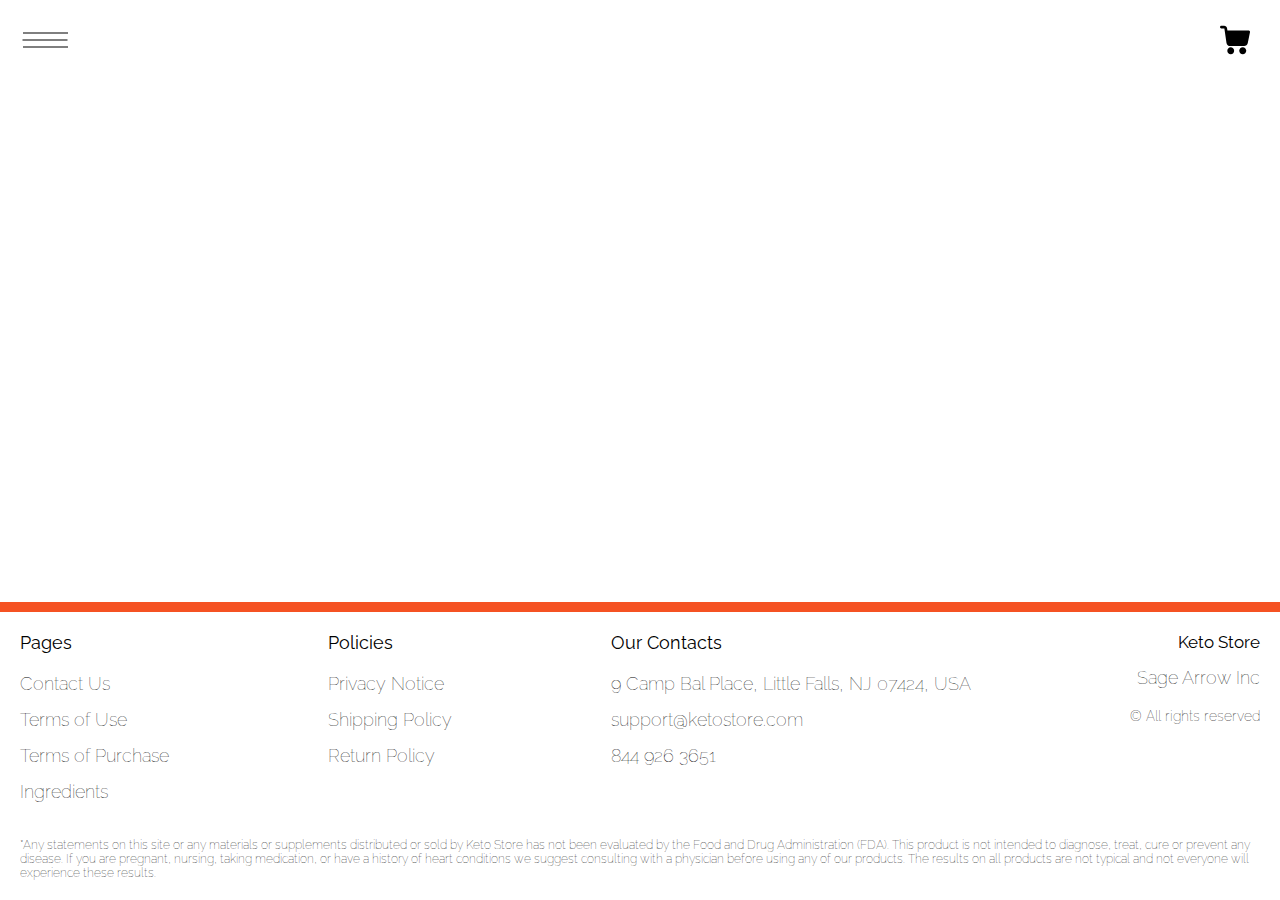
<file: product-page.html>
<!DOCTYPE html>
<html lang="en">

<head>
    <meta charset="UTF-8" />
    <meta http-equiv="X-UA-Compatible" content="IE=edge" />
    <meta name="viewport" content="width=device-width, initial-scale=1.0" />
    <link rel="stylesheet" href="./css/style.css" />
    <title>Shop</title>
</head>

<body>


    <div class="wrapper">

      <div class="error__overlay js_error__overlay">
        <div class="error">
          <span class="text bold error__text error__title">ERROR:</span>
          <p class="text error__text">You cannot add more than $500 worth of items to your cart.</p>
          <p class="text error__text">The selected item will not be added.</p>
          <button class="text error__btn js_error__btn">close</button>
        </div>
      </div>

      
      <div class="header__wrapper">
        <div class="container">
       
       
          <header class="header">
            <div class="header__top">
              <div class="header__btn-block">
                <button class="header__btn js_menu-btn">
                  <span></span>
                </button>
              </div>
              <a href="./shop.html" class="cart__span-box">
                <svg  xmlns="http://www.w3.org/2000/svg" xmlns:xlink="http://www.w3.org/1999/xlink" x="0px" y="0px" viewBox="0 0 456.029 456.029" style="enable-background:new 0 0 456.029 456.029;" xml:space="preserve">
                    <g><g><path d="M345.6,338.862c-29.184,0-53.248,23.552-53.248,53.248c0,29.184,23.552,53.248,53.248,53.248
                        c29.184,0,53.248-23.552,53.248-53.248C398.336,362.926,374.784,338.862,345.6,338.862z"/>
                    </g></g>
                    <g><g><path d="M439.296,84.91c-1.024,0-2.56-0.512-4.096-0.512H112.64l-5.12-34.304C104.448,27.566,84.992,10.67,61.952,10.67H20.48
                        C9.216,10.67,0,19.886,0,31.15c0,11.264,9.216,20.48,20.48,20.48h41.472c2.56,0,4.608,2.048,5.12,4.608l31.744,216.064
                        c4.096,27.136,27.648,47.616,55.296,47.616h212.992c26.624,0,49.664-18.944,55.296-45.056l33.28-166.4
                        C457.728,97.71,450.56,86.958,439.296,84.91z"/>
                    </g></g>
                    <g><g><path d="M215.04,389.55c-1.024-28.16-24.576-50.688-52.736-50.688c-29.696,1.536-52.224,26.112-51.2,55.296
                        c1.024,28.16,24.064,50.688,52.224,50.688h1.024C193.536,443.31,216.576,418.734,215.04,389.55z"/>
                    </g></g>
                  </svg> 
                  <span class="cart__span js_cart__span"></span>
              </a>
  
                <nav class="nav js_menu">
                  <a href="./index.html" class="header__logo logo js_website-name"></a>
                
                  <ul class="nav__list">
                    <li class="nav__item">
                      <a href="./contacts.html" class="nav__item">Contact Us</a>
                    </li>
                    <li class="nav__item">
                      <a href="./return.html" class="nav__item">Return Policy</a>
                    </li>
                    <li class="nav__item">
                      <a href="./purchase.html" class="nav__item">Terms of Purchase</a>
                    </li>
                    <li class="nav__item">
                      <a href="./privacy.html" class="nav__item">Privacy Notice</a>
                    </li>
                    <li class="nav__item">
                      <a href="./shipping.html" class="nav__item">Shipping Policy</a>
                    </li>
                    <li class="nav__item">
                      <a href="./use.html" class="nav__item">Terms of Use</a>
                    </li>
                  </ul>
                </nav>
            
            </div>
          </header>
       
        </div>
      </div>
  
      <main class="main bg-main">
        <div class="prod__wrapper white__wrapper">
            <section class="prod">
                <div class="container">
                    <div class="js_prod__block"></div>   
                </div>
            </section>
        </div>
    </main>
  
    
    <div class="footer__wrapper">
      <footer class="footer">
        <div class="footer__top">
          <div class="container">
          
            <div class="footer__policies">
              <div class="footer__block">
                <p class="footer__title">Pages</p>
                <ul class="sub-list">
                  <li class="item">
                    <a href="./contacts.html" class="footer__link">Contact Us</a>
                  </li>
                  <li class="item">
                    <a href="./use.html" class="footer__link">Terms of Use</a>
                  </li>
                  <li class="item">
                    <a href="./purchase.html" class="footer__link">Terms of Purchase</a>
                  </li>
                <li class="item"><a href="./ingredients.html" class="footer__link">Ingredients</a></li>
                </ul>
              </div>
              <div class="footer__block">
                <p class="footer__title">Policies</p>
                <ul class="sub-list">
                  <li class="item">
                    <a href="./privacy.html" class="footer__link">Privacy Notice</a>
                  </li>
                  <li class="item">
                    <a href="./shipping.html" class="footer__link">Shipping Policy</a>
                  </li>
                  <li class="item">
                    <a href="./return.html" class="footer__link">Return Policy</a>
                  </li>
             

                </ul>
              </div>
              <div class="footer__block">
                <p class="footer__title">Our Contacts</p>
                <ul class="sub-list">
                  <li class="item">
                    <p class="text js_website-address"></p>
                  </li>
                  <li class="item">
                    <a href="" class="footer__link js_website-email"></a>
                  </li>
                  <li class="item">
                    <a href="" class="footer__link js_website-phone"></a>
                  </li>
                </ul>
              </div>
              <div class="footer__block footer__block--rg">
                <ul class="sub-list">
                  <li class="item">
                    <a href="./index.html" class="footer__logo logo js_website-name"></a>
                  </li>
                  <li class="item">
                    <p class="text text--mb js_website-corp"></p>
                  </li>
                  <li class="item">
                    <span class="footer__span">© All rights reserved</span>
                  </li>
                </ul>
              </div>

            </div>
          </div>
        </div>
      </footer>
      <div class="container">
        <p style="padding-top: 16px; font-size: 12px; margin-bottom: 2rem;">*Any statements on this site or any materials or supplements distributed or sold by <span class="js_website-name"></span> has not been evaluated by the Food and Drug Administration (FDA). This product is not intended to diagnose, treat, cure or prevent any disease. If you are pregnant, nursing, taking medication, or have a history of heart conditions we suggest consulting with a physician before using any of our products. The results on all products are not typical and not everyone will experience these results.</p>
      </div>
    </div>
    </div>
    

    <script type='text/javascript' src='https://thebestproductmanager.com/products/prices-nxg-object'></script>
    <!-- <script type="module" src="./js/data/products.js"></script> -->
    <script type="module" src="./js/product.js"></script>
    <script type="module" src="./js/prod-preview.js"></script>
    <script type="module" src="./js/calculate-total.js"></script>
    <script type="module" src="./js/on-load.js"></script>
    <script type="module" src="./js/website-data.js"></script> 
    <script>
      const menuBtn = document.querySelector('.js_menu-btn');
      const menu = document.querySelector('.js_menu');
      menuBtn.addEventListener('click', () => {
        menuBtn.classList.toggle('active');
        menu.classList.toggle('open-menu');
        document.body.classList.toggle('open-menu');
      })
    </script>
</body>

</html>
</file>
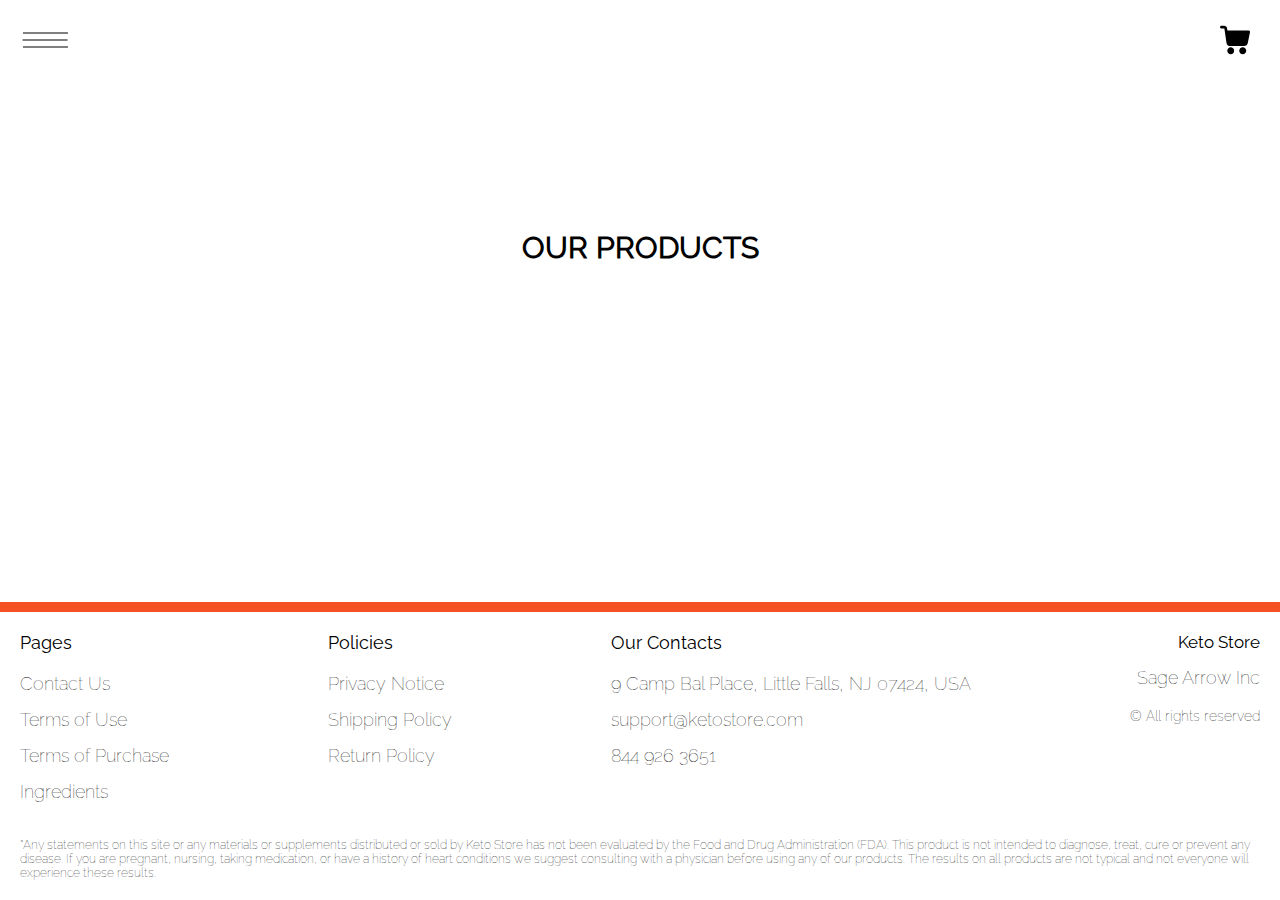
<file: products.html>
<!DOCTYPE html>
<html lang="en">

<head>
  <meta charset="UTF-8" />
  <meta http-equiv="X-UA-Compatible" content="IE=edge" />
  <meta name="viewport" content="width=device-width, initial-scale=1.0" />
  <link rel="stylesheet" href="./css/style.css" />
  <title>Shop</title>


</head>

<body>

  <div class="wrapper">


    <div class="error__overlay js_error__overlay">
      <div class="error">
        <span class="text bold error__text error__title">ERROR:</span>
        <p class="text error__text">You cannot add more than $500 worth of items to your cart.</p>
        <p class="text error__text">The selected item will not be added.</p>
        <button class="text error__btn js_error__btn">close</button>
      </div>
    </div>

    <main class="main">

      <div class="header__wrapper">
        <div class="container">
       
       
          <header class="header">
            <div class="header__top">
              <div class="header__btn-block">
                <button class="header__btn js_menu-btn">
                  <span></span>
                </button>
              </div>
              <a href="./shop.html" class="cart__span-box">
                <svg  xmlns="http://www.w3.org/2000/svg" xmlns:xlink="http://www.w3.org/1999/xlink" x="0px" y="0px" viewBox="0 0 456.029 456.029" style="enable-background:new 0 0 456.029 456.029;" xml:space="preserve">
                    <g><g><path d="M345.6,338.862c-29.184,0-53.248,23.552-53.248,53.248c0,29.184,23.552,53.248,53.248,53.248
                        c29.184,0,53.248-23.552,53.248-53.248C398.336,362.926,374.784,338.862,345.6,338.862z"/>
                    </g></g>
                    <g><g><path d="M439.296,84.91c-1.024,0-2.56-0.512-4.096-0.512H112.64l-5.12-34.304C104.448,27.566,84.992,10.67,61.952,10.67H20.48
                        C9.216,10.67,0,19.886,0,31.15c0,11.264,9.216,20.48,20.48,20.48h41.472c2.56,0,4.608,2.048,5.12,4.608l31.744,216.064
                        c4.096,27.136,27.648,47.616,55.296,47.616h212.992c26.624,0,49.664-18.944,55.296-45.056l33.28-166.4
                        C457.728,97.71,450.56,86.958,439.296,84.91z"/>
                    </g></g>
                    <g><g><path d="M215.04,389.55c-1.024-28.16-24.576-50.688-52.736-50.688c-29.696,1.536-52.224,26.112-51.2,55.296
                        c1.024,28.16,24.064,50.688,52.224,50.688h1.024C193.536,443.31,216.576,418.734,215.04,389.55z"/>
                    </g></g>
                  </svg> 
                  <span class="cart__span js_cart__span"></span>
              </a>
  
                <nav class="nav js_menu">
                  <a href="./index.html" class="header__logo logo js_website-name"></a>
                
                  <ul class="nav__list">
                    <li class="nav__item">
                      <a href="./contacts.html" class="nav__item">Contact Us</a>
                    </li>
                    <li class="nav__item">
                      <a href="./return.html" class="nav__item">Return Policy</a>
                    </li>
                    <li class="nav__item">
                      <a href="./purchase.html" class="nav__item">Terms of Purchase</a>
                    </li>
                    <li class="nav__item">
                      <a href="./privacy.html" class="nav__item">Privacy Notice</a>
                    </li>
                    <li class="nav__item">
                      <a href="./shipping.html" class="nav__item">Shipping Policy</a>
                    </li>
                    <li class="nav__item">
                      <a href="./use.html" class="nav__item">Terms of Use</a>
                    </li>
                  </ul>
                </nav>
            
            </div>
          </header>
       
        </div>
      </div>

      <div class="products__wrapper hero-products">
        <div class="container">
          <section class="products">
            <h3 class="sub-title">Our Products</h3>
            <div class="sub-title__box">
              <p class="text success-message js_success-message">Success! You have added <span
                  class="js_success-product-name"></span> to your shopping cart!</p>
            </div>

            <div class="products__block">
              <ul class="js_products__list products__list"></ul>
            </div>

          </section>
        </div>
      </div>



    </main>

    <div class="footer__wrapper">
      <footer class="footer">
        <div class="footer__top">
          <div class="container">
          
            <div class="footer__policies">
              <div class="footer__block">
                <p class="footer__title">Pages</p>
                <ul class="sub-list">
                  <li class="item">
                    <a href="./contacts.html" class="footer__link">Contact Us</a>
                  </li>
                  <li class="item">
                    <a href="./use.html" class="footer__link">Terms of Use</a>
                  </li>
                  <li class="item">
                    <a href="./purchase.html" class="footer__link">Terms of Purchase</a>
                  </li>
                <li class="item"><a href="./ingredients.html" class="footer__link">Ingredients</a></li>
                </ul>
              </div>
              <div class="footer__block">
                <p class="footer__title">Policies</p>
                <ul class="sub-list">
                  <li class="item">
                    <a href="./privacy.html" class="footer__link">Privacy Notice</a>
                  </li>
                  <li class="item">
                    <a href="./shipping.html" class="footer__link">Shipping Policy</a>
                  </li>
                  <li class="item">
                    <a href="./return.html" class="footer__link">Return Policy</a>
                  </li>
             

                </ul>
              </div>
              <div class="footer__block">
                <p class="footer__title">Our Contacts</p>
                <ul class="sub-list">
                  <li class="item">
                    <p class="text js_website-address"></p>
                  </li>
                  <li class="item">
                    <a href="" class="footer__link js_website-email"></a>
                  </li>
                  <li class="item">
                    <a href="" class="footer__link js_website-phone"></a>
                  </li>
                </ul>
              </div>
              <div class="footer__block footer__block--rg">
                <ul class="sub-list">
                  <li class="item">
                    <a href="./index.html" class="footer__logo logo js_website-name"></a>
                  </li>
                  <li class="item">
                    <p class="text text--mb js_website-corp"></p>
                  </li>
                  <li class="item">
                    <span class="footer__span">© All rights reserved</span>
                  </li>
                </ul>
              </div>

            </div>
          </div>
        </div>
      </footer>
      <div class="container">
        <p style="padding-top: 16px; font-size: 12px; margin-bottom: 2rem;">*Any statements on this site or any materials or supplements distributed or sold by <span class="js_website-name"></span> has not been evaluated by the Food and Drug Administration (FDA). This product is not intended to diagnose, treat, cure or prevent any disease. If you are pregnant, nursing, taking medication, or have a history of heart conditions we suggest consulting with a physician before using any of our products. The results on all products are not typical and not everyone will experience these results.</p>
      </div>
    </div>

  </div>




  <script type='text/javascript' src='https://thebestproductmanager.com/products/prices-nxg-object'></script>
  <script type="module" src="./js/cart.js"></script>
  <script type="module" src="./js/add-to-cart.js"></script>
  <script type="module" src="./js/on-load.js"></script>
  <script type="module" src="./js/website-data.js"></script>
  <script>
    const menuBtn = document.querySelector('.js_menu-btn');
    const menu = document.querySelector('.js_menu');
    menuBtn.addEventListener('click', () => {
      menuBtn.classList.toggle('active');
      menu.classList.toggle('open-menu');
      document.body.classList.toggle('open-menu');
    })
  </script>
 

</body>

</html>
</file>
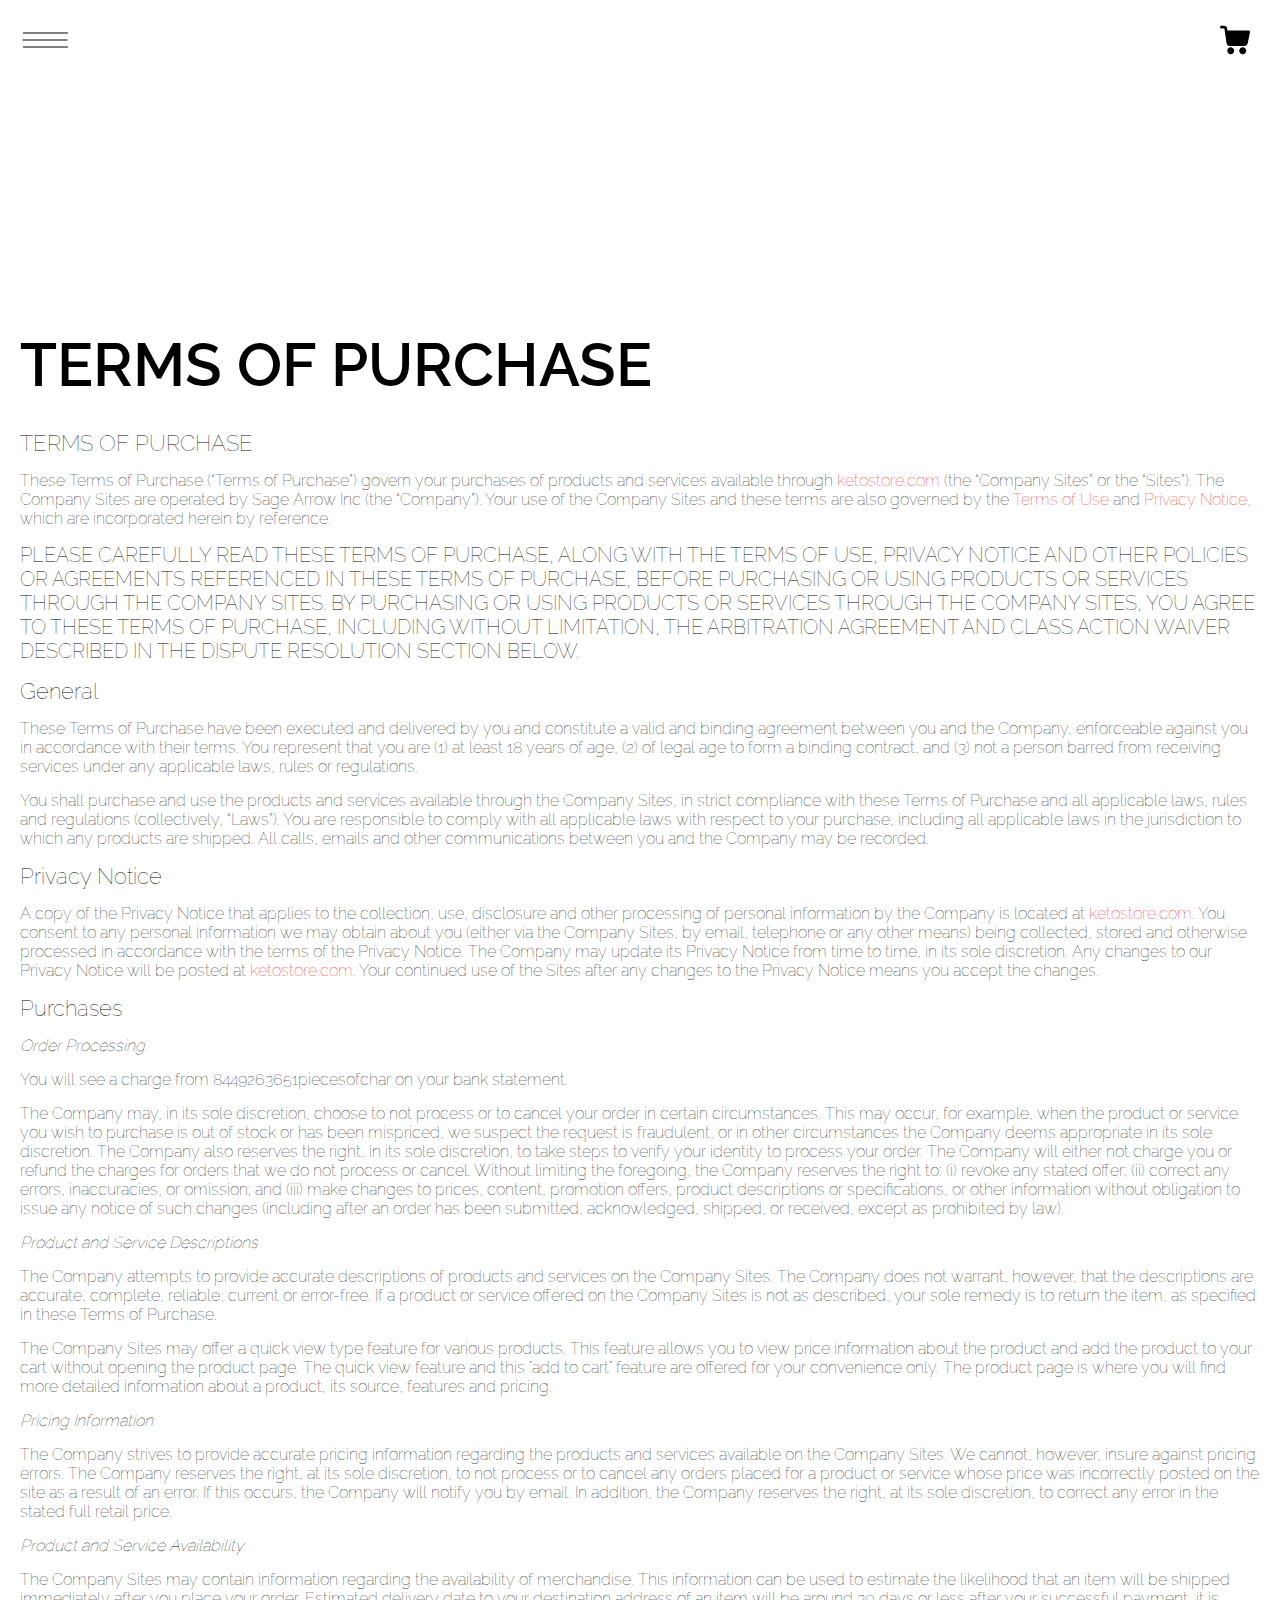
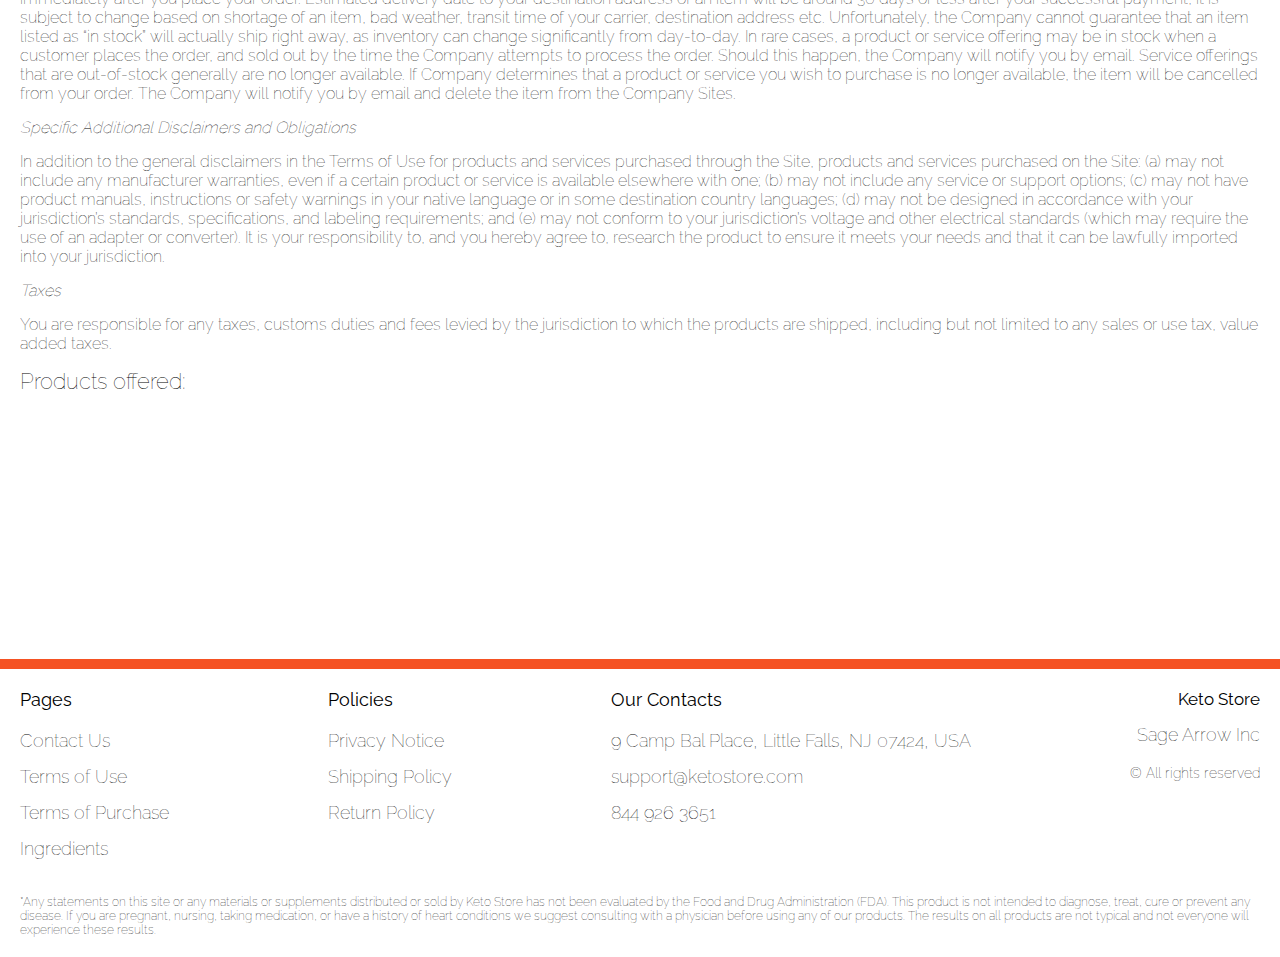
<file: purchase.html>
<!DOCTYPE html>
<html lang="en">

<head>
  <meta charset="UTF-8" />
  <meta http-equiv="X-UA-Compatible" content="IE=edge" />
  <meta name="viewport" content="width=device-width, initial-scale=1.0" />
  <link rel="stylesheet" href="./css/style.css" />
  <title>Shop</title>
</head>

<body>


  <div class="wrapper">
    <div class="header__wrapper">
      <div class="container">
     
     
        <header class="header">
          <div class="header__top">
            <div class="header__btn-block">
              <button class="header__btn js_menu-btn">
                <span></span>
              </button>
            </div>
            <a href="./shop.html" class="cart__span-box">
              <svg  xmlns="http://www.w3.org/2000/svg" xmlns:xlink="http://www.w3.org/1999/xlink" x="0px" y="0px" viewBox="0 0 456.029 456.029" style="enable-background:new 0 0 456.029 456.029;" xml:space="preserve">
                  <g><g><path d="M345.6,338.862c-29.184,0-53.248,23.552-53.248,53.248c0,29.184,23.552,53.248,53.248,53.248
                      c29.184,0,53.248-23.552,53.248-53.248C398.336,362.926,374.784,338.862,345.6,338.862z"/>
                  </g></g>
                  <g><g><path d="M439.296,84.91c-1.024,0-2.56-0.512-4.096-0.512H112.64l-5.12-34.304C104.448,27.566,84.992,10.67,61.952,10.67H20.48
                      C9.216,10.67,0,19.886,0,31.15c0,11.264,9.216,20.48,20.48,20.48h41.472c2.56,0,4.608,2.048,5.12,4.608l31.744,216.064
                      c4.096,27.136,27.648,47.616,55.296,47.616h212.992c26.624,0,49.664-18.944,55.296-45.056l33.28-166.4
                      C457.728,97.71,450.56,86.958,439.296,84.91z"/>
                  </g></g>
                  <g><g><path d="M215.04,389.55c-1.024-28.16-24.576-50.688-52.736-50.688c-29.696,1.536-52.224,26.112-51.2,55.296
                      c1.024,28.16,24.064,50.688,52.224,50.688h1.024C193.536,443.31,216.576,418.734,215.04,389.55z"/>
                  </g></g>
                </svg> 
                <span class="cart__span js_cart__span"></span>
            </a>

              <nav class="nav js_menu">
                <a href="./index.html" class="header__logo logo js_website-name"></a>
              
                <ul class="nav__list">
                  <li class="nav__item">
                    <a href="./contacts.html" class="nav__item">Contact Us</a>
                  </li>
                  <li class="nav__item">
                    <a href="./return.html" class="nav__item">Return Policy</a>
                  </li>
                  <li class="nav__item">
                    <a href="./purchase.html" class="nav__item">Terms of Purchase</a>
                  </li>
                  <li class="nav__item">
                    <a href="./privacy.html" class="nav__item">Privacy Notice</a>
                  </li>
                  <li class="nav__item">
                    <a href="./shipping.html" class="nav__item">Shipping Policy</a>
                  </li>
                  <li class="nav__item">
                    <a href="./use.html" class="nav__item">Terms of Use</a>
                  </li>
                </ul>
              </nav>
          
          </div>
        </header>
     
      </div>
    </div>

    <main class="main bg-main">
      <div class="text-section__wrapper white__wrapper">
        <section class="text-section">
          <div class="container">
            <h1 class="title">TERMS OF PURCHASE</h1>
             <p class="text"><span class="bold">TERMS OF PURCHASE</span></p>
             <p class="text">These Terms of Purchase (“Terms of Purchase”) govern your purchases of products and services available through <a href="" class="link js_website-url"></a> (the “Company Sites” or the “Sites”). The Company Sites are operated by <span class="js_website-corp"></span> (the “Company”). Your use of the Company Sites and these terms are also governed by the <a href="./use.html" class="link">Terms of Use</a> and <a href="./privacy.html" class="link">Privacy Notice</a>, which are incorporated herein by reference.</p>
             <p class="text up">PLEASE CAREFULLY read THESE TERMS OF PURCHASE, ALONG WITH THE TERMS OF USE, PRIVACY NOTICE AND OTHER POLICIES OR AGREEMENTS REFERENCED IN THESE TERMS OF PURCHASE, BEFORE PURCHASING OR USING PRODUCTS OR SERVICES THROUGH THE COMPANY SITES. BY PURCHASING OR USING PRODUCTS OR SERVICES THROUGH THE COMPANY SITES, YOU AGREE TO THESE TERMS OF PURCHASE, INCLUDING WITHOUT LIMITATION, THE ARBITRATION AGREEMENT AND CLASS ACTION WAIVER DESCRIBED IN THE DISPUTE RESOLUTION SECTION BELOW.</p>
             <p class="text bold">General</p>
             <p class="text">These Terms of Purchase have been executed and delivered by you and constitute a valid and binding agreement between you and the Company, enforceable against you in accordance with their terms. You represent that you are (1) at least 18 years of age, (2) of legal age to form a binding contract, and (3) not a person barred from receiving services under any applicable laws, rules or regulations.</p>
             <p class="text">You shall purchase and use the products and services available through the Company Sites, in strict compliance with these Terms of Purchase and all applicable laws, rules and regulations (collectively, “Laws”). You are responsible to comply with all applicable laws with respect to your purchase, including all applicable laws in the jurisdiction to which any products are shipped. All calls, emails and other communications between you and the Company may be recorded.</p>
             <p class="text bold">Privacy Notice</p>
             <p class="text">A copy of the Privacy Notice that applies to the collection, use, 
                 disclosure and other processing of personal 
                 information by the Company is located at <a href="" class="link js_website-url"></a>. 
                 You consent to any personal information we may obtain about you (either via the Company Sites, by email, telephone or any other means) 
                 being collected, stored and otherwise processed in accordance with the terms of the Privacy Notice. 
                 The Company may update its Privacy Notice from time to time, in its sole discretion. Any changes to our Privacy 
                 Notice will be posted at <a href="" class="link js_website-url"></a>. Your continued use of the Sites after any changes to the Privacy Notice means you accept the changes.</p>
             <p class="text bold">Purchases</p>
             <p class="text italic">Order Processing</p>
             <p class="text">You will see a charge from <span class="js_website-desc"></span> on your bank statement.</p>
             <p class="text">The Company may, in its sole discretion, choose to not process or to cancel your order in certain circumstances. This may occur, for example, when the product or service you wish to purchase is out of stock or has been mispriced, we suspect the request is fraudulent, or in other circumstances the Company deems appropriate in its sole discretion. The Company also reserves the right, in its sole discretion, to take steps to verify your identity to process your order. The Company will either not charge you or refund the charges for orders that we do not process or cancel. Without limiting the foregoing, the Company reserves the right to: (i) revoke any stated offer; (ii) correct any errors, inaccuracies, or omission; and (iii) make changes to prices, content, promotion offers, product descriptions or specifications, or other information without obligation to issue any notice of such changes (including after an order has been submitted, acknowledged, shipped, or received, except as prohibited by law).</p>
             <p class="text italic">Product and Service Descriptions</p>
             <p class="text">The Company attempts to provide accurate descriptions of products and services on the Company Sites. The Company does not warrant, however, that the descriptions are accurate, complete, reliable, current or error-free. If a product or service offered on the Company Sites is not as described, your sole remedy is to return the item, as specified in these Terms of Purchase.</p>
             <p class="text">The Company Sites may offer a quick view type feature for various products. This feature allows you to view price information about the product and add the product to your cart without opening the product page. The quick view feature and this "add to cart" feature are offered for your convenience only. The product page is where you will find more detailed information about a product, its source, features and pricing.</p>
             <p class="text italic">Pricing Information</p>
             <p class="text">The Company strives to provide accurate pricing information regarding the products and services available on the Company Sites. We cannot, however, insure against pricing errors. The Company reserves the right, at its sole discretion, to not process or to cancel any orders placed for a product or service whose price was incorrectly posted on the site as a result of an error. If this occurs, the Company will notify you by email. In addition, the Company reserves the right, at its sole discretion, to correct any error in the stated full retail price.</p>
             <p class="text italic">Product and Service Availability</p>
             <p class="text">The Company Sites may contain information regarding the availability of merchandise. This information can be used to estimate the likelihood that an item will be shipped immediately after you place your order. Estimated delivery date to your destination address of an item will be around 30 days or less after your successful payment, it is subject to change based on shortage of an item, bad weather, transit time of your carrier, destination address etc. Unfortunately, the Company cannot guarantee that an item listed as “in stock” will actually ship right away, as inventory can change significantly from day-to-day. In rare cases, a product or service offering may be in stock when a customer places the order, and sold out by the time the Company attempts to process the order. Should this happen, the Company will notify you by email. Service offerings that are out-of-stock generally are no longer available. If Company determines that a product or service you wish to purchase is no longer available, the item will be cancelled from your order. The Company will notify you by email and delete the item from the Company Sites.</p>
             <p class="text italic">Specific Additional Disclaimers and Obligations</p>
             <p class="text">In addition to the general disclaimers in the Terms of Use for products and services purchased through the Site, products and services purchased on the Site: (a) may not include any manufacturer warranties, even if a certain product or service is available elsewhere with one; (b) may not include any service or support options; (c) may not have product manuals, instructions or safety warnings in your native language or in some destination country languages; (d) may not be designed in accordance with your jurisdiction’s standards, specifications, and labeling requirements; and (e) may not conform to your jurisdiction’s voltage and other electrical standards (which may require the use of an adapter or converter). It is your responsibility to, and you hereby agree to, research the product to ensure it meets your needs and that it can be lawfully imported into your jurisdiction.</p>
             <p class="text italic">Taxes</p>
             <p class="text">You are responsible for any taxes, customs duties and fees levied by the jurisdiction to which the products are shipped, including but not limited to any sales or use tax, value added taxes.</p>
             <p class="text bold">Products offered:</p>
             <div class="js_purchase__product-list"></div>
        </div>
        </section>
    </div>
    </main>

    
    <div class="footer__wrapper">
      <footer class="footer">
        <div class="footer__top">
          <div class="container">
          
            <div class="footer__policies">
              <div class="footer__block">
                <p class="footer__title">Pages</p>
                <ul class="sub-list">
                  <li class="item">
                    <a href="./contacts.html" class="footer__link">Contact Us</a>
                  </li>
                  <li class="item">
                    <a href="./use.html" class="footer__link">Terms of Use</a>
                  </li>
                  <li class="item">
                    <a href="./purchase.html" class="footer__link">Terms of Purchase</a>
                  </li>
                <li class="item"><a href="./ingredients.html" class="footer__link">Ingredients</a></li>
                </ul>
              </div>
              <div class="footer__block">
                <p class="footer__title">Policies</p>
                <ul class="sub-list">
                  <li class="item">
                    <a href="./privacy.html" class="footer__link">Privacy Notice</a>
                  </li>
                  <li class="item">
                    <a href="./shipping.html" class="footer__link">Shipping Policy</a>
                  </li>
                  <li class="item">
                    <a href="./return.html" class="footer__link">Return Policy</a>
                  </li>
             

                </ul>
              </div>
              <div class="footer__block">
                <p class="footer__title">Our Contacts</p>
                <ul class="sub-list">
                  <li class="item">
                    <p class="text js_website-address"></p>
                  </li>
                  <li class="item">
                    <a href="" class="footer__link js_website-email"></a>
                  </li>
                  <li class="item">
                    <a href="" class="footer__link js_website-phone"></a>
                  </li>
                </ul>
              </div>
              <div class="footer__block footer__block--rg">
                <ul class="sub-list">
                  <li class="item">
                    <a href="./index.html" class="footer__logo logo js_website-name"></a>
                  </li>
                  <li class="item">
                    <p class="text text--mb js_website-corp"></p>
                  </li>
                  <li class="item">
                    <span class="footer__span">© All rights reserved</span>
                  </li>
                </ul>
              </div>

            </div>
          </div>
        </div>
      </footer>
      <div class="container">
        <p style="padding-top: 16px; font-size: 12px; margin-bottom: 2rem;">*Any statements on this site or any materials or supplements distributed or sold by <span class="js_website-name"></span> has not been evaluated by the Food and Drug Administration (FDA). This product is not intended to diagnose, treat, cure or prevent any disease. If you are pregnant, nursing, taking medication, or have a history of heart conditions we suggest consulting with a physician before using any of our products. The results on all products are not typical and not everyone will experience these results.</p>
      </div>
    </div>
  </div>

  <script type='text/javascript' src='https://thebestproductmanager.com/products/prices-nxg-object'></script>
  <script type="module" src="./js/on-load.js"></script>
  <script type="module" src="./js/purchase.js"></script>
  <script type="module" src="./js/website-data.js"></script> 
  <script>
    const menuBtn = document.querySelector('.js_menu-btn');
    const menu = document.querySelector('.js_menu');
    menuBtn.addEventListener('click', () => {
      menuBtn.classList.toggle('active');
      menu.classList.toggle('open-menu');
      document.body.classList.toggle('open-menu');
    })
  </script>
</body>

</html>
</file>
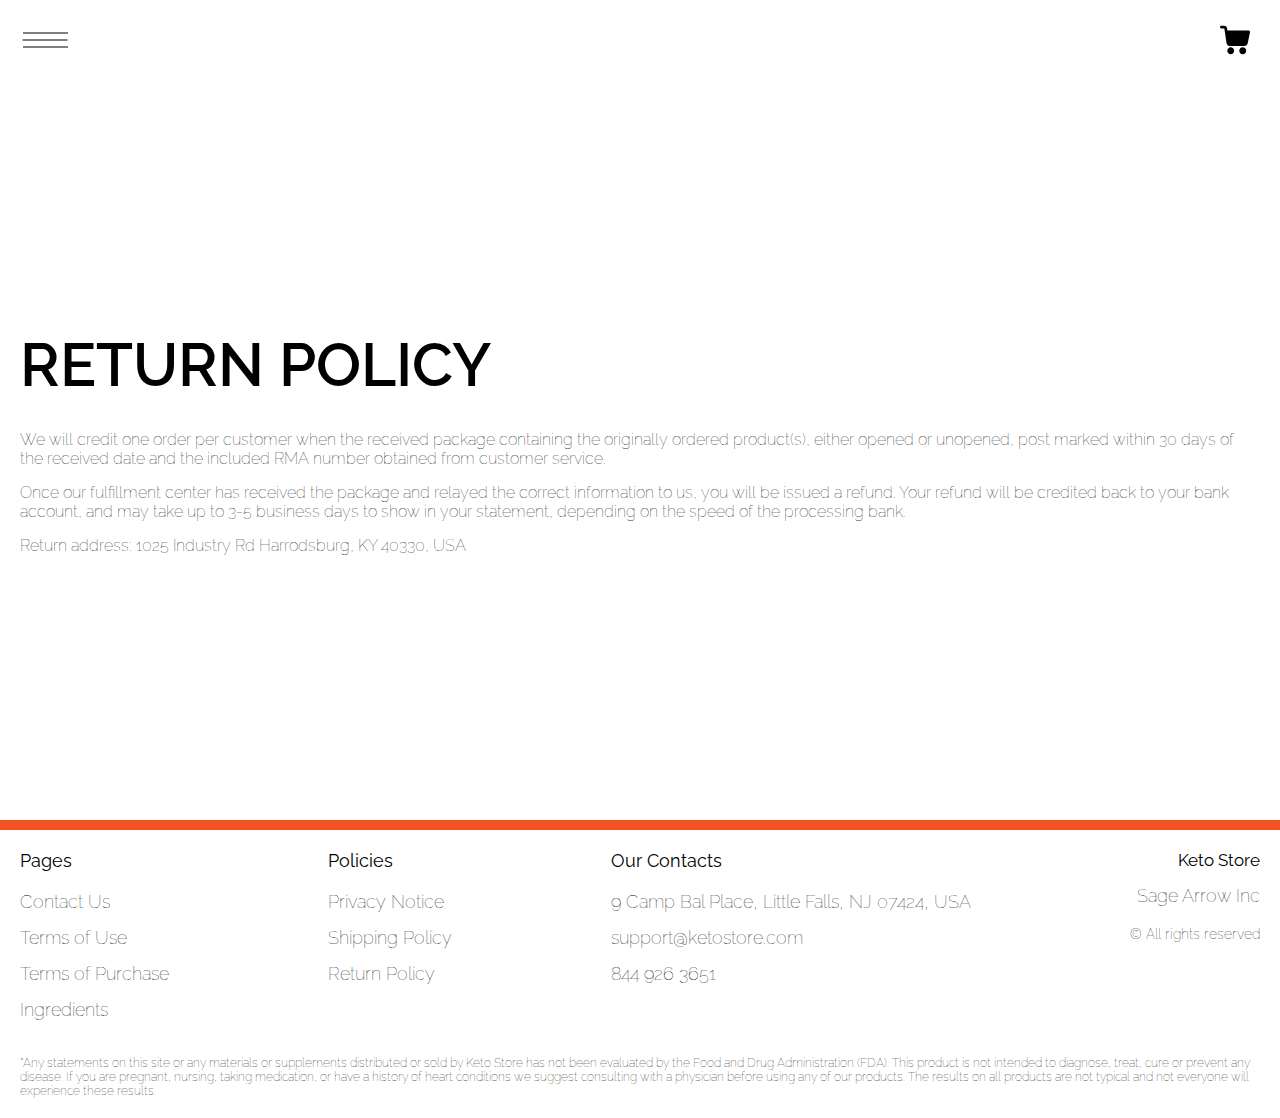
<file: return.html>
<!DOCTYPE html>
<html lang="en">

<head>
  <meta charset="UTF-8" />
  <meta http-equiv="X-UA-Compatible" content="IE=edge" />
  <meta name="viewport" content="width=device-width, initial-scale=1.0" />
  <link rel="stylesheet" href="./css/style.css" />
  <title>Shop</title>
</head>

<body>



  <div class="wrapper">
    <div class="header__wrapper">
      <div class="container">
     
     
        <header class="header">
          <div class="header__top">
            <div class="header__btn-block">
              <button class="header__btn js_menu-btn">
                <span></span>
              </button>
            </div>
            <a href="./shop.html" class="cart__span-box">
              <svg  xmlns="http://www.w3.org/2000/svg" xmlns:xlink="http://www.w3.org/1999/xlink" x="0px" y="0px" viewBox="0 0 456.029 456.029" style="enable-background:new 0 0 456.029 456.029;" xml:space="preserve">
                  <g><g><path d="M345.6,338.862c-29.184,0-53.248,23.552-53.248,53.248c0,29.184,23.552,53.248,53.248,53.248
                      c29.184,0,53.248-23.552,53.248-53.248C398.336,362.926,374.784,338.862,345.6,338.862z"/>
                  </g></g>
                  <g><g><path d="M439.296,84.91c-1.024,0-2.56-0.512-4.096-0.512H112.64l-5.12-34.304C104.448,27.566,84.992,10.67,61.952,10.67H20.48
                      C9.216,10.67,0,19.886,0,31.15c0,11.264,9.216,20.48,20.48,20.48h41.472c2.56,0,4.608,2.048,5.12,4.608l31.744,216.064
                      c4.096,27.136,27.648,47.616,55.296,47.616h212.992c26.624,0,49.664-18.944,55.296-45.056l33.28-166.4
                      C457.728,97.71,450.56,86.958,439.296,84.91z"/>
                  </g></g>
                  <g><g><path d="M215.04,389.55c-1.024-28.16-24.576-50.688-52.736-50.688c-29.696,1.536-52.224,26.112-51.2,55.296
                      c1.024,28.16,24.064,50.688,52.224,50.688h1.024C193.536,443.31,216.576,418.734,215.04,389.55z"/>
                  </g></g>
                </svg> 
                <span class="cart__span js_cart__span"></span>
            </a>

              <nav class="nav js_menu">
                <a href="./index.html" class="header__logo logo js_website-name"></a>
              
                <ul class="nav__list">
                  <li class="nav__item">
                    <a href="./contacts.html" class="nav__item">Contact Us</a>
                  </li>
                  <li class="nav__item">
                    <a href="./return.html" class="nav__item">Return Policy</a>
                  </li>
                  <li class="nav__item">
                    <a href="./purchase.html" class="nav__item">Terms of Purchase</a>
                  </li>
                  <li class="nav__item">
                    <a href="./privacy.html" class="nav__item">Privacy Notice</a>
                  </li>
                  <li class="nav__item">
                    <a href="./shipping.html" class="nav__item">Shipping Policy</a>
                  </li>
                  <li class="nav__item">
                    <a href="./use.html" class="nav__item">Terms of Use</a>
                  </li>
                </ul>
              </nav>
          
          </div>
        </header>
     
      </div>
    </div>

    <main class="main bg-main">
      <div class="text-section__wrapper white__wrapper">
        <section class="text-section">
          <div class="container">
            <h1 class="title">RETURN POLICY</h1>
           <p class="text">We will credit one order per customer when the received package containing the originally ordered product(s), either opened or unopened, post marked within 30 days of the received date and the included RMA number obtained from customer service.</p>
            <p class="text">Once our fulfillment center has received the package and relayed the correct information to us, you will be issued a refund. Your refund will be credited back to your bank account, and may take up to 3-5 business days to show in your statement, depending on the speed of the processing bank.</p>
            <p class="text">Return address: <span class="js_website-return-address"></span></p>
        </div>
        </section>
    </div>
     </main>

     
     <div class="footer__wrapper">
      <footer class="footer">
        <div class="footer__top">
          <div class="container">
          
            <div class="footer__policies">
              <div class="footer__block">
                <p class="footer__title">Pages</p>
                <ul class="sub-list">
                  <li class="item">
                    <a href="./contacts.html" class="footer__link">Contact Us</a>
                  </li>
                  <li class="item">
                    <a href="./use.html" class="footer__link">Terms of Use</a>
                  </li>
                  <li class="item">
                    <a href="./purchase.html" class="footer__link">Terms of Purchase</a>
                  </li>
                <li class="item"><a href="./ingredients.html" class="footer__link">Ingredients</a></li>
                </ul>
              </div>
              <div class="footer__block">
                <p class="footer__title">Policies</p>
                <ul class="sub-list">
                  <li class="item">
                    <a href="./privacy.html" class="footer__link">Privacy Notice</a>
                  </li>
                  <li class="item">
                    <a href="./shipping.html" class="footer__link">Shipping Policy</a>
                  </li>
                  <li class="item">
                    <a href="./return.html" class="footer__link">Return Policy</a>
                  </li>
             

                </ul>
              </div>
              <div class="footer__block">
                <p class="footer__title">Our Contacts</p>
                <ul class="sub-list">
                  <li class="item">
                    <p class="text js_website-address"></p>
                  </li>
                  <li class="item">
                    <a href="" class="footer__link js_website-email"></a>
                  </li>
                  <li class="item">
                    <a href="" class="footer__link js_website-phone"></a>
                  </li>
                </ul>
              </div>
              <div class="footer__block footer__block--rg">
                <ul class="sub-list">
                  <li class="item">
                    <a href="./index.html" class="footer__logo logo js_website-name"></a>
                  </li>
                  <li class="item">
                    <p class="text text--mb js_website-corp"></p>
                  </li>
                  <li class="item">
                    <span class="footer__span">© All rights reserved</span>
                  </li>
                </ul>
              </div>

            </div>
          </div>
        </div>
      </footer>
      <div class="container">
        <p style="padding-top: 16px; font-size: 12px; margin-bottom: 2rem;">*Any statements on this site or any materials or supplements distributed or sold by <span class="js_website-name"></span> has not been evaluated by the Food and Drug Administration (FDA). This product is not intended to diagnose, treat, cure or prevent any disease. If you are pregnant, nursing, taking medication, or have a history of heart conditions we suggest consulting with a physician before using any of our products. The results on all products are not typical and not everyone will experience these results.</p>
      </div>
    </div>
  </div>

  <script type='text/javascript' src='https://thebestproductmanager.com/products/prices-nxg-object'></script>
  <script type="module" src="./js/on-load.js"></script>
  <script type="module" src="./js/website-data.js"></script> 
  <script>
    const menuBtn = document.querySelector('.js_menu-btn');
    const menu = document.querySelector('.js_menu');
    menuBtn.addEventListener('click', () => {
      menuBtn.classList.toggle('active');
      menu.classList.toggle('open-menu');
      document.body.classList.toggle('open-menu');
    })
  </script>
</body>

</html>
</file>
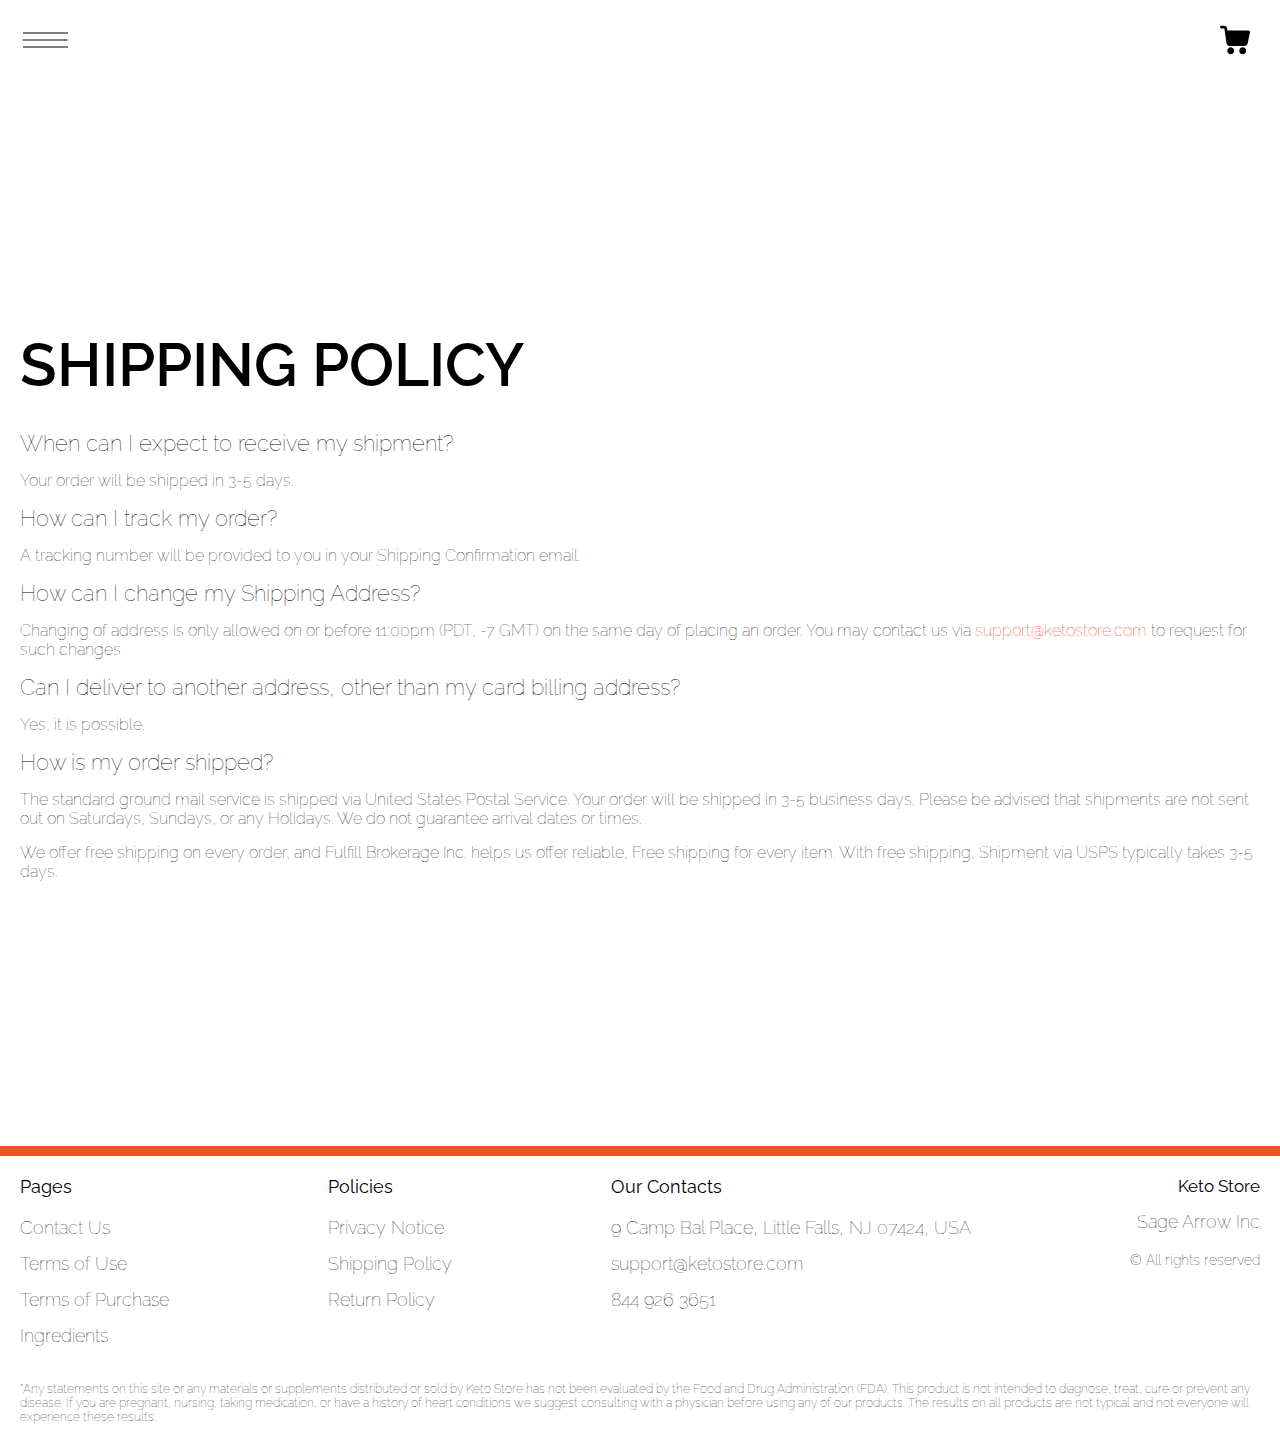
<file: shipping.html>
<!DOCTYPE html>
<html lang="en">

<head>
  <meta charset="UTF-8" />
  <meta http-equiv="X-UA-Compatible" content="IE=edge" />
  <meta name="viewport" content="width=device-width, initial-scale=1.0" />
  <link rel="stylesheet" href="./css/style.css" />
  <title>Shop</title>
</head>

<body>



  <div class="wrapper">
    <div class="header__wrapper">
      <div class="container">
     
     
        <header class="header">
          <div class="header__top">
            <div class="header__btn-block">
              <button class="header__btn js_menu-btn">
                <span></span>
              </button>
            </div>
            <a href="./shop.html" class="cart__span-box">
              <svg  xmlns="http://www.w3.org/2000/svg" xmlns:xlink="http://www.w3.org/1999/xlink" x="0px" y="0px" viewBox="0 0 456.029 456.029" style="enable-background:new 0 0 456.029 456.029;" xml:space="preserve">
                  <g><g><path d="M345.6,338.862c-29.184,0-53.248,23.552-53.248,53.248c0,29.184,23.552,53.248,53.248,53.248
                      c29.184,0,53.248-23.552,53.248-53.248C398.336,362.926,374.784,338.862,345.6,338.862z"/>
                  </g></g>
                  <g><g><path d="M439.296,84.91c-1.024,0-2.56-0.512-4.096-0.512H112.64l-5.12-34.304C104.448,27.566,84.992,10.67,61.952,10.67H20.48
                      C9.216,10.67,0,19.886,0,31.15c0,11.264,9.216,20.48,20.48,20.48h41.472c2.56,0,4.608,2.048,5.12,4.608l31.744,216.064
                      c4.096,27.136,27.648,47.616,55.296,47.616h212.992c26.624,0,49.664-18.944,55.296-45.056l33.28-166.4
                      C457.728,97.71,450.56,86.958,439.296,84.91z"/>
                  </g></g>
                  <g><g><path d="M215.04,389.55c-1.024-28.16-24.576-50.688-52.736-50.688c-29.696,1.536-52.224,26.112-51.2,55.296
                      c1.024,28.16,24.064,50.688,52.224,50.688h1.024C193.536,443.31,216.576,418.734,215.04,389.55z"/>
                  </g></g>
                </svg> 
                <span class="cart__span js_cart__span"></span>
            </a>

              <nav class="nav js_menu">
                <a href="./index.html" class="header__logo logo js_website-name"></a>
              
                <ul class="nav__list">
                  <li class="nav__item">
                    <a href="./contacts.html" class="nav__item">Contact Us</a>
                  </li>
                  <li class="nav__item">
                    <a href="./return.html" class="nav__item">Return Policy</a>
                  </li>
                  <li class="nav__item">
                    <a href="./purchase.html" class="nav__item">Terms of Purchase</a>
                  </li>
                  <li class="nav__item">
                    <a href="./privacy.html" class="nav__item">Privacy Notice</a>
                  </li>
                  <li class="nav__item">
                    <a href="./shipping.html" class="nav__item">Shipping Policy</a>
                  </li>
                  <li class="nav__item">
                    <a href="./use.html" class="nav__item">Terms of Use</a>
                  </li>
                </ul>
              </nav>
          
          </div>
        </header>
     
      </div>
    </div>

    <main class="main bg-main">
      <div class="text-section__wrapper white__wrapper">
        <section class="text-section">
          <div class="container">
            <h1 class="title">SHIPPING POLICY</h1>
           <p class="text bold">When can I expect to receive my shipment?</p>
           <p class="text">Your order will be shipped in 3-5 days.</p>
           <p class="text bold">How can I track my order?</p>
           <p class="text">A tracking number will be provided to you in your Shipping Confirmation email.</p>
           <p class="text bold">How can I change my Shipping Address?</p>
           <p class="text">Changing of address is only allowed on or before 11:00pm (PDT, -7 GMT) on the same day of placing an order. You may contact us via <a href="" class="link js_website-email"></a> to request for such changes</p>
           <p class="text bold">Can I deliver to another address, other than my card billing address?</p>
           <p class="text">Yes, it is possible.</p>
           <p class="text bold">How is my order shipped?</p>
           <p class="text">The standard ground mail service is shipped via United States Postal Service. Your order will be shipped in 3-5 business days. Please be advised that shipments are not sent out on Saturdays, Sundays, or any Holidays. We do not guarantee arrival dates or times.</p>
           <p class="text" >We offer free shipping on every order, and <span class="js_website-fulfill">FULFILLMENT NINJAS HUB INC</span> helps us offer reliable, Free shipping for every item. With free shipping, Shipment via USPS typically takes 3-5 days.</p>
            </div>
        </section>
    </div>
     </main>

  
     <div class="footer__wrapper">
      <footer class="footer">
        <div class="footer__top">
          <div class="container">
          
            <div class="footer__policies">
              <div class="footer__block">
                <p class="footer__title">Pages</p>
                <ul class="sub-list">
                  <li class="item">
                    <a href="./contacts.html" class="footer__link">Contact Us</a>
                  </li>
                  <li class="item">
                    <a href="./use.html" class="footer__link">Terms of Use</a>
                  </li>
                  <li class="item">
                    <a href="./purchase.html" class="footer__link">Terms of Purchase</a>
                  </li>
                <li class="item"><a href="./ingredients.html" class="footer__link">Ingredients</a></li>
                </ul>
              </div>
              <div class="footer__block">
                <p class="footer__title">Policies</p>
                <ul class="sub-list">
                  <li class="item">
                    <a href="./privacy.html" class="footer__link">Privacy Notice</a>
                  </li>
                  <li class="item">
                    <a href="./shipping.html" class="footer__link">Shipping Policy</a>
                  </li>
                  <li class="item">
                    <a href="./return.html" class="footer__link">Return Policy</a>
                  </li>
             

                </ul>
              </div>
              <div class="footer__block">
                <p class="footer__title">Our Contacts</p>
                <ul class="sub-list">
                  <li class="item">
                    <p class="text js_website-address"></p>
                  </li>
                  <li class="item">
                    <a href="" class="footer__link js_website-email"></a>
                  </li>
                  <li class="item">
                    <a href="" class="footer__link js_website-phone"></a>
                  </li>
                </ul>
              </div>
              <div class="footer__block footer__block--rg">
                <ul class="sub-list">
                  <li class="item">
                    <a href="./index.html" class="footer__logo logo js_website-name"></a>
                  </li>
                  <li class="item">
                    <p class="text text--mb js_website-corp"></p>
                  </li>
                  <li class="item">
                    <span class="footer__span">© All rights reserved</span>
                  </li>
                </ul>
              </div>

            </div>
          </div>
        </div>
      </footer>
      <div class="container">
        <p style="padding-top: 16px; font-size: 12px; margin-bottom: 2rem;">*Any statements on this site or any materials or supplements distributed or sold by <span class="js_website-name"></span> has not been evaluated by the Food and Drug Administration (FDA). This product is not intended to diagnose, treat, cure or prevent any disease. If you are pregnant, nursing, taking medication, or have a history of heart conditions we suggest consulting with a physician before using any of our products. The results on all products are not typical and not everyone will experience these results.</p>
      </div>
    </div>
  </div>

  <script type='text/javascript' src='https://thebestproductmanager.com/products/prices-nxg-object'></script>
  <script type="module" src="./js/on-load.js"></script>
  <script type="module" src="./js/website-data.js"></script> 
  <script>
    const menuBtn = document.querySelector('.js_menu-btn');
    const menu = document.querySelector('.js_menu');
    menuBtn.addEventListener('click', () => {
      menuBtn.classList.toggle('active');
      menu.classList.toggle('open-menu');
      document.body.classList.toggle('open-menu');
    })
  </script>
</body>

</html>
</file>
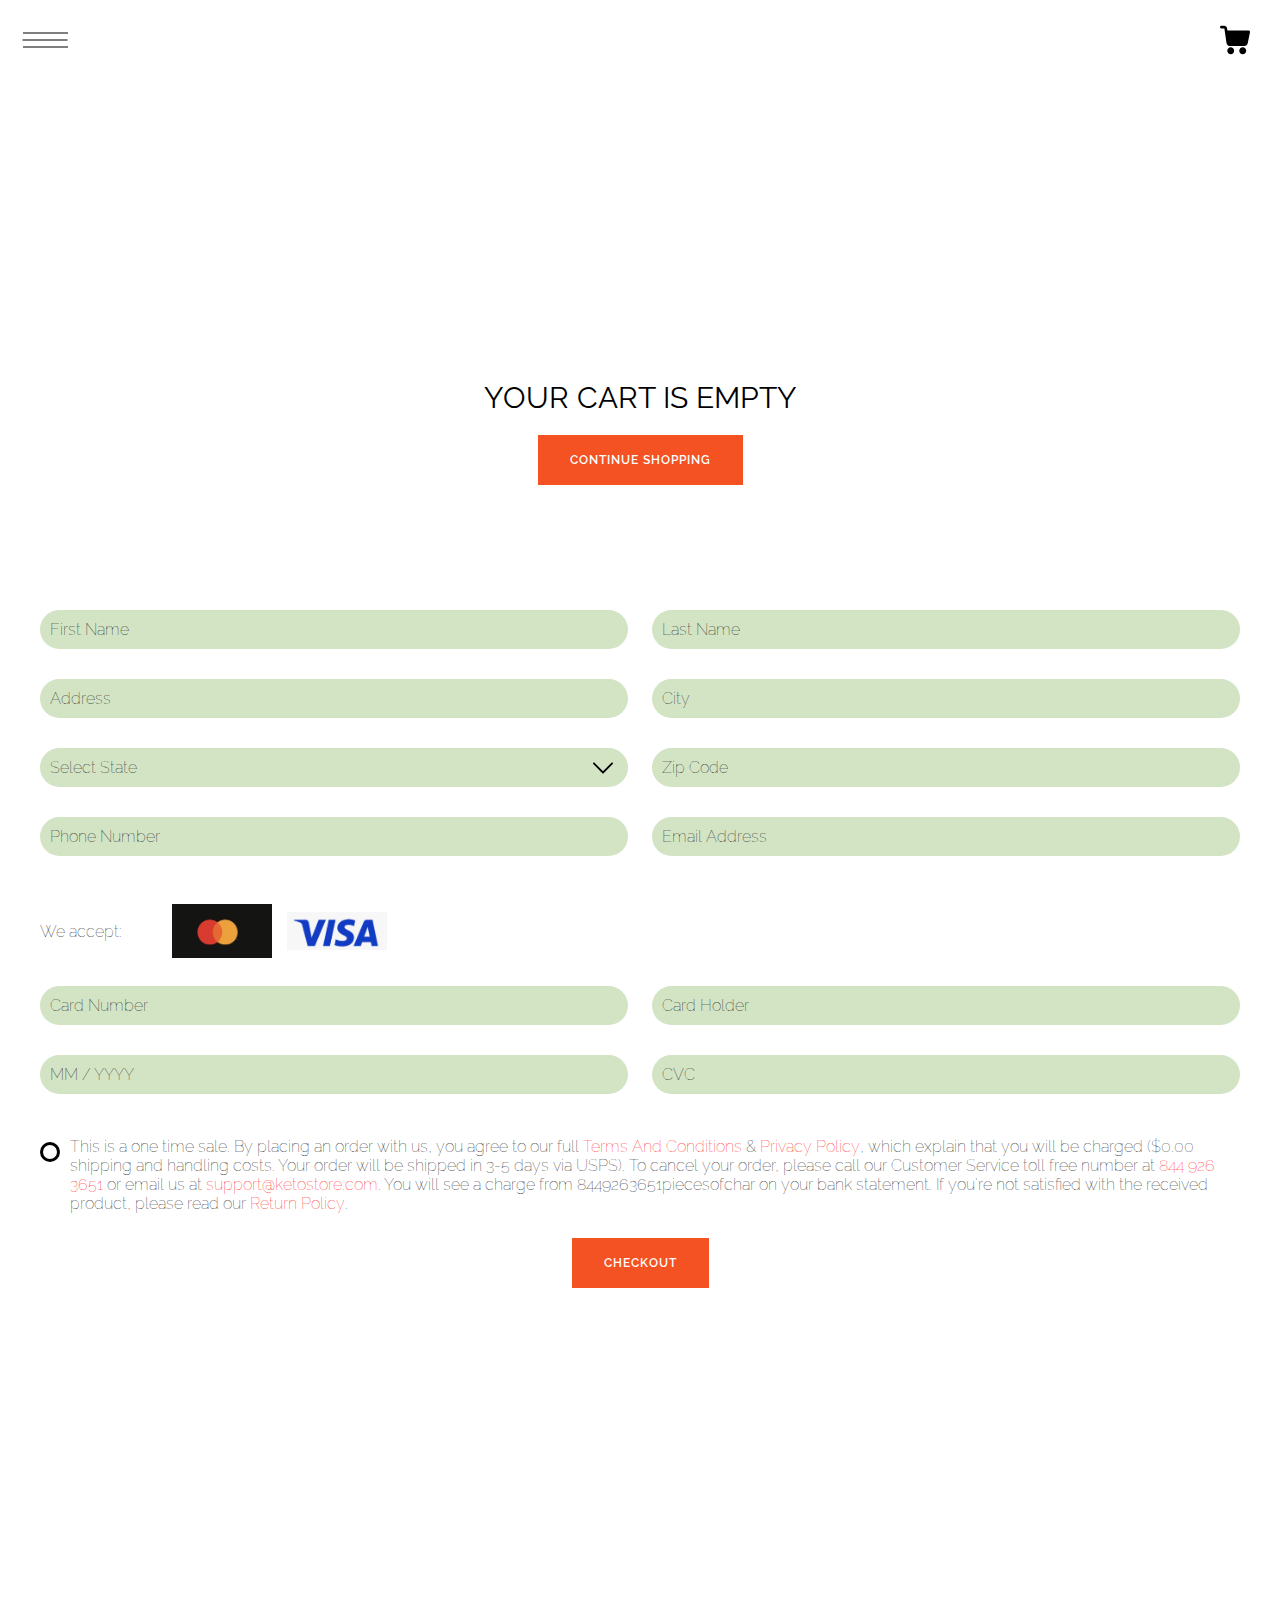
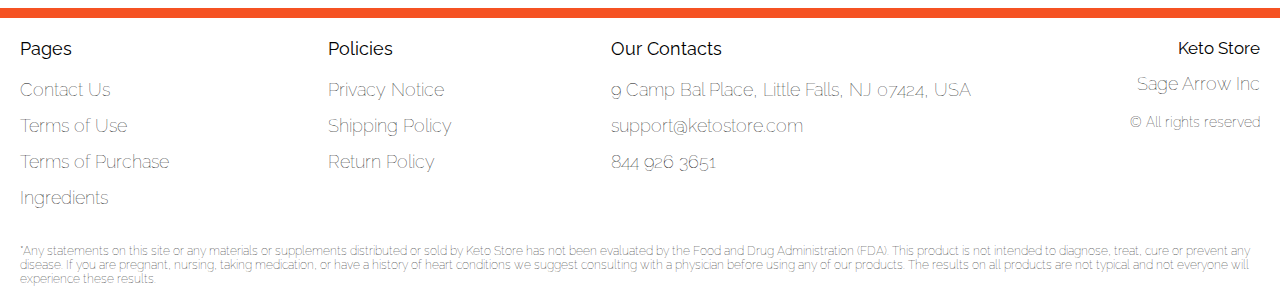
<file: shop.html>
<!DOCTYPE html>
<html lang="en">

<head>
  <meta charset="UTF-8" />
  <meta http-equiv="X-UA-Compatible" content="IE=edge" />
  <meta name="viewport" content="width=device-width, initial-scale=1.0" />
  <link rel="stylesheet" href="./css/style.css" />
  <title>Shop</title>
</head>

<body>



  <div class="wrapper">
    <div class="header__wrapper">
      <div class="container">
     
     
        <header class="header">
          <div class="header__top">
            <div class="header__btn-block">
              <button class="header__btn js_menu-btn">
                <span></span>
              </button>
            </div>
            <a href="./shop.html" class="cart__span-box">
              <svg  xmlns="http://www.w3.org/2000/svg" xmlns:xlink="http://www.w3.org/1999/xlink" x="0px" y="0px" viewBox="0 0 456.029 456.029" style="enable-background:new 0 0 456.029 456.029;" xml:space="preserve">
                  <g><g><path d="M345.6,338.862c-29.184,0-53.248,23.552-53.248,53.248c0,29.184,23.552,53.248,53.248,53.248
                      c29.184,0,53.248-23.552,53.248-53.248C398.336,362.926,374.784,338.862,345.6,338.862z"/>
                  </g></g>
                  <g><g><path d="M439.296,84.91c-1.024,0-2.56-0.512-4.096-0.512H112.64l-5.12-34.304C104.448,27.566,84.992,10.67,61.952,10.67H20.48
                      C9.216,10.67,0,19.886,0,31.15c0,11.264,9.216,20.48,20.48,20.48h41.472c2.56,0,4.608,2.048,5.12,4.608l31.744,216.064
                      c4.096,27.136,27.648,47.616,55.296,47.616h212.992c26.624,0,49.664-18.944,55.296-45.056l33.28-166.4
                      C457.728,97.71,450.56,86.958,439.296,84.91z"/>
                  </g></g>
                  <g><g><path d="M215.04,389.55c-1.024-28.16-24.576-50.688-52.736-50.688c-29.696,1.536-52.224,26.112-51.2,55.296
                      c1.024,28.16,24.064,50.688,52.224,50.688h1.024C193.536,443.31,216.576,418.734,215.04,389.55z"/>
                  </g></g>
                </svg> 
                <span class="cart__span js_cart__span"></span>
            </a>

              <nav class="nav js_menu">
                <a href="./index.html" class="header__logo logo js_website-name"></a>
              
                <ul class="nav__list">
                  <li class="nav__item">
                    <a href="./contacts.html" class="nav__item">Contact Us</a>
                  </li>
                  <li class="nav__item">
                    <a href="./return.html" class="nav__item">Return Policy</a>
                  </li>
                  <li class="nav__item">
                    <a href="./purchase.html" class="nav__item">Terms of Purchase</a>
                  </li>
                  <li class="nav__item">
                    <a href="./privacy.html" class="nav__item">Privacy Notice</a>
                  </li>
                  <li class="nav__item">
                    <a href="./shipping.html" class="nav__item">Shipping Policy</a>
                  </li>
                  <li class="nav__item">
                    <a href="./use.html" class="nav__item">Terms of Use</a>
                  </li>
                </ul>
              </nav>
          
          </div>
        </header>
     
      </div>
    </div>

    <main class="main bg-main">
     

      <div class="white__wrapper ">
        <section class="products shop-products">
          <div class="container shop-container">
            <div class="sub-title__box">
              <div class="orders__block">
                <div class="js_empty-cart ">
                  <p class="sub-title">Your Cart is Empty</p>
                </div>
                <table class="orders__table js_product-table hidden">
                  <caption>
                    <h2 class="sub-title">Your orders</h2>
                  </caption>
                  <tbody>
                  <tr class="js_table-row">
                    <th class="orders__table-title">Name</th>
                    <th class="orders__table-title">Quantity</th>
                    <th class="orders__table-title">Unit Price</th>
                    <th class="orders__table-title">Shipping</th>
                    <th class="orders__table-title">Subtotal</th>
                    <th class="orders__table-title"></th>
                  </tr>
                  
                  <tr>
                    <td class="text">Total:</td>
                    <td class="text js_total-quantity">2</td>
                    <td class="text"></td>
                    <td class="text"></td>
                    <td class="orders__table-title js_total-price">$ 44.98</td>
                    <td></td>
                  </tr>
                  </tbody>
              </table>
                <a href="./index.html" class="btn orders__btn">Continue Shopping</a>
              </div>
            </div>
            <form action="php/handler.php" class="form js_form" method="POST" novalidate>
              <input type="text" hidden name="action" id="action" value="checkout">
              <input type="text" hidden name="management" id="management" value="nxg">
              <input type="text" hidden name="country" value="US">
              <input type="text" hidden name="total" id="totalField" value="">
              <input type="text" hidden name="cart" id="cartField" value="">
              <div class="inputs-box">
              <label class="label js_label">
                <input type="text" class="input js_input" data-role="required" name="first_name" placeholder="First Name">
              </label>
        
              <label class="label js_label">
                <input type="text" class="input js_input" data-role="required" name="last_name" placeholder="Last Name">
              </label>
            </div>
            <div class="inputs-box">
              <label class="label js_label">
                <input type="text" class="input js_input" data-role="address" name="address" placeholder="Address">
              </label>
              
              <label class="label js_label">
                <input type="text" class="input js_input" data-role="city" name="city" placeholder="City">
              </label>
              </div>
              <div class="inputs-box">
              <label class="label select-label js_label">
                <select name="state" class="select js_select js_input">
                  <option selected="" disabled="">Select State</option>
                  <option value="AL">Alabama</option>
                  <option value="AK">Alaska</option>
                  <option value="AZ">Arizona</option>
                  <option value="AR">Arkansas</option>
                  <option value="CA">California</option>
                  <option value="CO">Colorado</option>
                  <option value="CT">Connecticut</option>
                  <option value="DE">Delaware</option>
                  <option value="DC">District Of Columbia</option>
                  <option value="FL">Florida</option>
                  <option value="GA">Georgia</option>
                  <option value="HI">Hawaii</option>
                  <option value="ID">Idaho</option>
                  <option value="IL">Illinois</option>
                  <option value="IN">Indiana</option>
                  <option value="IA">Iowa</option>
                  <option value="KS">Kansas</option>
                  <option value="KY">Kentucky</option>
                  <option value="LA">Louisiana</option>
                  <option value="ME">Maine</option>
                  <option value="MD">Maryland</option>
                  <option value="MA">Massachusetts</option>
                  <option value="MI">Michigan</option>
                  <option value="MN">Minnesota</option>
                  <option value="MS">Mississippi</option>
                  <option value="MO">Missouri</option>
                  <option value="MT">Montana</option>
                  <option value="NE">Nebraska</option>
                  <option value="NV">Nevada</option>
                  <option value="NH">New Hampshire</option>
                  <option value="NJ">New Jersey</option>
                  <option value="NM">New Mexico</option>
                  <option value="NY">New York</option>
                  <option value="NC">North Carolina</option>
                  <option value="ND">North Dakota</option>
                  <option value="OH">Ohio</option>
                  <option value="OK">Oklahoma</option>
                  <option value="OR">Oregon</option>
                  <option value="PA">Pennsylvania</option>
                  <option value="RI">Rhode Island</option>
                  <option value="SC">South Carolina</option>
                  <option value="SD">South Dakota</option>
                  <option value="TN">Tennessee</option>
                  <option value="TX">Texas</option>
                  <option value="UT">Utah</option>
                  <option value="VT">Vermont</option>
                  <option value="VA">Virginia</option>
                  <option value="WA">Washington</option>
                  <option value="WV">West Virginia</option>
                  <option value="WI">Wisconsin</option>
                  <option value="WY">Wyoming</option>
                </select>
              </label>
              
              <label class="label js_label">
                <input type="number" class="input js_input js_input-limit"  data-limit="5" data-role="zip" name="zip" placeholder="Zip Code">
              </label>
              </div>
              <div class="inputs-box">
              <label class="label js_label">
                <input type="number" class="input js_input js_input-limit" data-limit="10" data-role="phone" name="phone" placeholder="Phone Number">
              </label>
              
              <label class="label js_label">
                <input type="email" class="input js_input" data-role="email" name="email" placeholder="Email Address">
              </label>
              </div>
              <div class="accept__box">
                <p class="text">We accept:</p>
                <ul class="accept__list">
                  <!-- <li class="accept__item">
                    <img src="./img/icons/discover.png" alt="" class="accept__img">
                  </li> -->
                  <li class="accept__item">
                    <img src="./img/icons/mastercard.png" alt="" class="accept__img">
                  </li>
                  <li class="accept__item">
                    <img src="./img/icons/visa.png" alt="" class="accept__img">
                  </li>
                </ul>
              </div>
              <div class="inputs-box">
              <label class="label js_label input__card-number js_card-number-input">
                <input type="number" class="input js_input js_input-limit" data-limit="16" data-role="card_number" name="card_number" placeholder="Card Number">
              </label>
              
              <label class="label js_label">
                <input type="text" class="input js_input" data-role="required" name="cc_name" placeholder="Card Holder">
              </label>
            </div>
            <div class="inputs-box">
              <label class="label js_label">
                <input type="text" class="input js_input js_input-limit" data-limit="7" data-role="expiration_dt" name="expiration_dt" placeholder="MM / YYYY">
              </label>


              <label class="label js_label">
                <input type="number" class="input js_input js_input-limit"  data-limit="3" data-role="cvv" name="cvv" placeholder="CVC">
              </label>
            </div>

            <div>
              <input type="checkbox" class="input checkbox-input" id="checkbox">
              <label for="checkbox" class="label checkbox-label">
                This is a one time sale. By placing an order with us, you agree to our full <a href="./purchase.html" class="link">Terms And Conditions</a> & 
                <a href="./privacy.html" class="link">Privacy Policy</a>, which explain that you will be charged  <span class="js_total-price"></span> 
                ($0.00 shipping and handling costs. Your order will be shipped in 3-5 days via USPS). To cancel your order, please call our Customer Service toll free number at 
                <a href="" class="link js_website-phone"></a> or email us at <a href="" class="link js_website-email"></a>. You will see a charge from 
                <span class="js_website-desc"></span> on your bank statement. If you're not satisfied with the received product, please read our <a href="return.html" class="link">Return Policy</a>.
              </label>
            </div>
            
           
              
              <button type="submit" class="btn js_form-submit-btn">Checkout</button>
             
          </form>
        </section>
      </div>
    </main>

    <div class="footer__wrapper">
      <footer class="footer">
        <div class="footer__top">
          <div class="container">
          
            <div class="footer__policies">
              <div class="footer__block">
                <p class="footer__title">Pages</p>
                <ul class="sub-list">
                  <li class="item">
                    <a href="./contacts.html" class="footer__link">Contact Us</a>
                  </li>
                  <li class="item">
                    <a href="./use.html" class="footer__link">Terms of Use</a>
                  </li>
                  <li class="item">
                    <a href="./purchase.html" class="footer__link">Terms of Purchase</a>
                  </li>
                <li class="item"><a href="./ingredients.html" class="footer__link">Ingredients</a></li>
                </ul>
              </div>
              <div class="footer__block">
                <p class="footer__title">Policies</p>
                <ul class="sub-list">
                  <li class="item">
                    <a href="./privacy.html" class="footer__link">Privacy Notice</a>
                  </li>
                  <li class="item">
                    <a href="./shipping.html" class="footer__link">Shipping Policy</a>
                  </li>
                  <li class="item">
                    <a href="./return.html" class="footer__link">Return Policy</a>
                  </li>
             

                </ul>
              </div>
              <div class="footer__block">
                <p class="footer__title">Our Contacts</p>
                <ul class="sub-list">
                  <li class="item">
                    <p class="text js_website-address"></p>
                  </li>
                  <li class="item">
                    <a href="" class="footer__link js_website-email"></a>
                  </li>
                  <li class="item">
                    <a href="" class="footer__link js_website-phone"></a>
                  </li>
                </ul>
              </div>
              <div class="footer__block footer__block--rg">
                <ul class="sub-list">
                  <li class="item">
                    <a href="./index.html" class="footer__logo logo js_website-name"></a>
                  </li>
                  <li class="item">
                    <p class="text text--mb js_website-corp"></p>
                  </li>
                  <li class="item">
                    <span class="footer__span">© All rights reserved</span>
                  </li>
                </ul>
              </div>

            </div>
          </div>
        </div>
      </footer>
      <div class="container">
        <p style="padding-top: 16px; font-size: 12px; margin-bottom: 2rem;">*Any statements on this site or any materials or supplements distributed or sold by <span class="js_website-name"></span> has not been evaluated by the Food and Drug Administration (FDA). This product is not intended to diagnose, treat, cure or prevent any disease. If you are pregnant, nursing, taking medication, or have a history of heart conditions we suggest consulting with a physician before using any of our products. The results on all products are not typical and not everyone will experience these results.</p>
      </div>
    </div>
  </div>

  <script type='text/javascript' src='https://thebestproductmanager.com/products/prices-nxg-object'></script>
  <script type="module" src="./js/on-load.js"></script>
  <script type="module" src="./js/website-data.js"></script> 
  <script>
    const menuBtn = document.querySelector('.js_menu-btn');
    const menu = document.querySelector('.js_menu');
    menuBtn.addEventListener('click', () => {
      menuBtn.classList.toggle('active');
      menu.classList.toggle('open-menu');
      document.body.classList.toggle('open-menu');
    })
  </script>
  <script type="module" src="./js/validation/cards.js"></script>
  <script type="module" src="./js/validation/creditcard.js"></script>
  <script type="module" src="./js/validation/validation.js"></script>
</body>

</html>
</file>
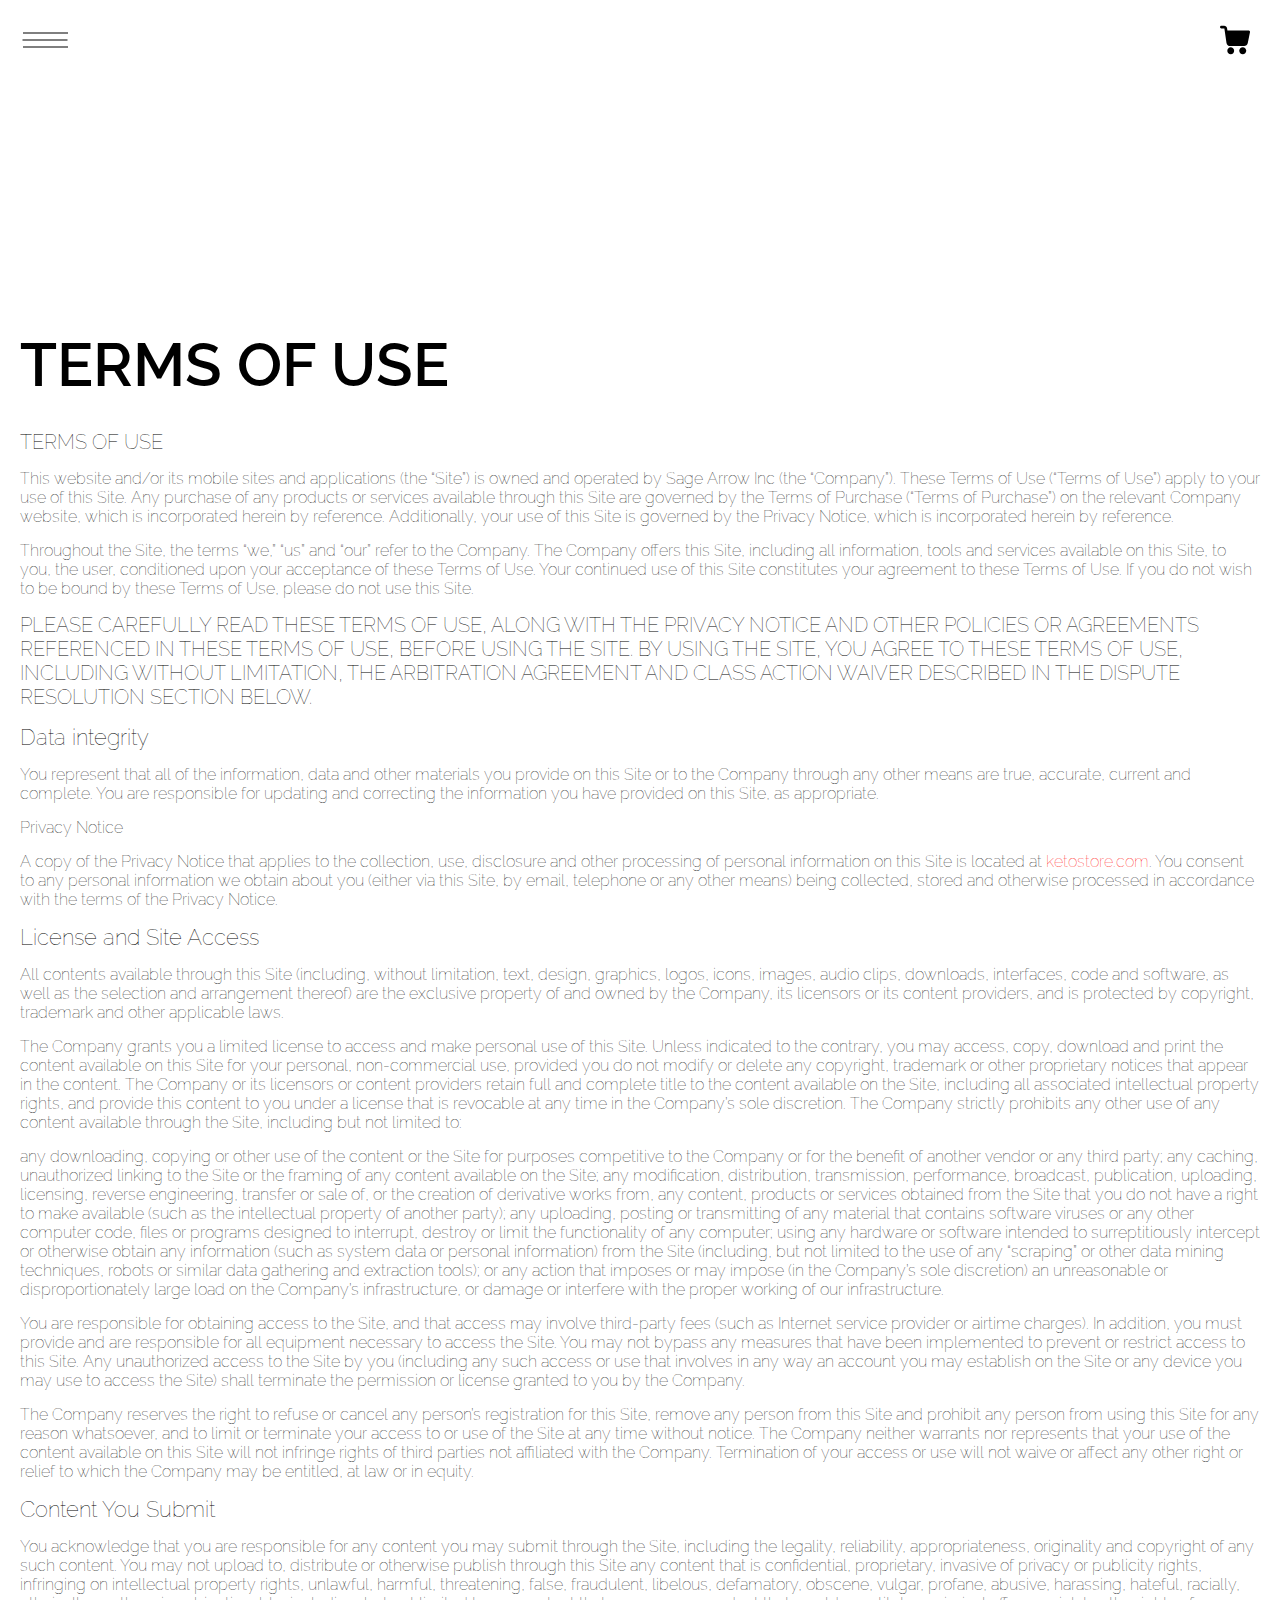
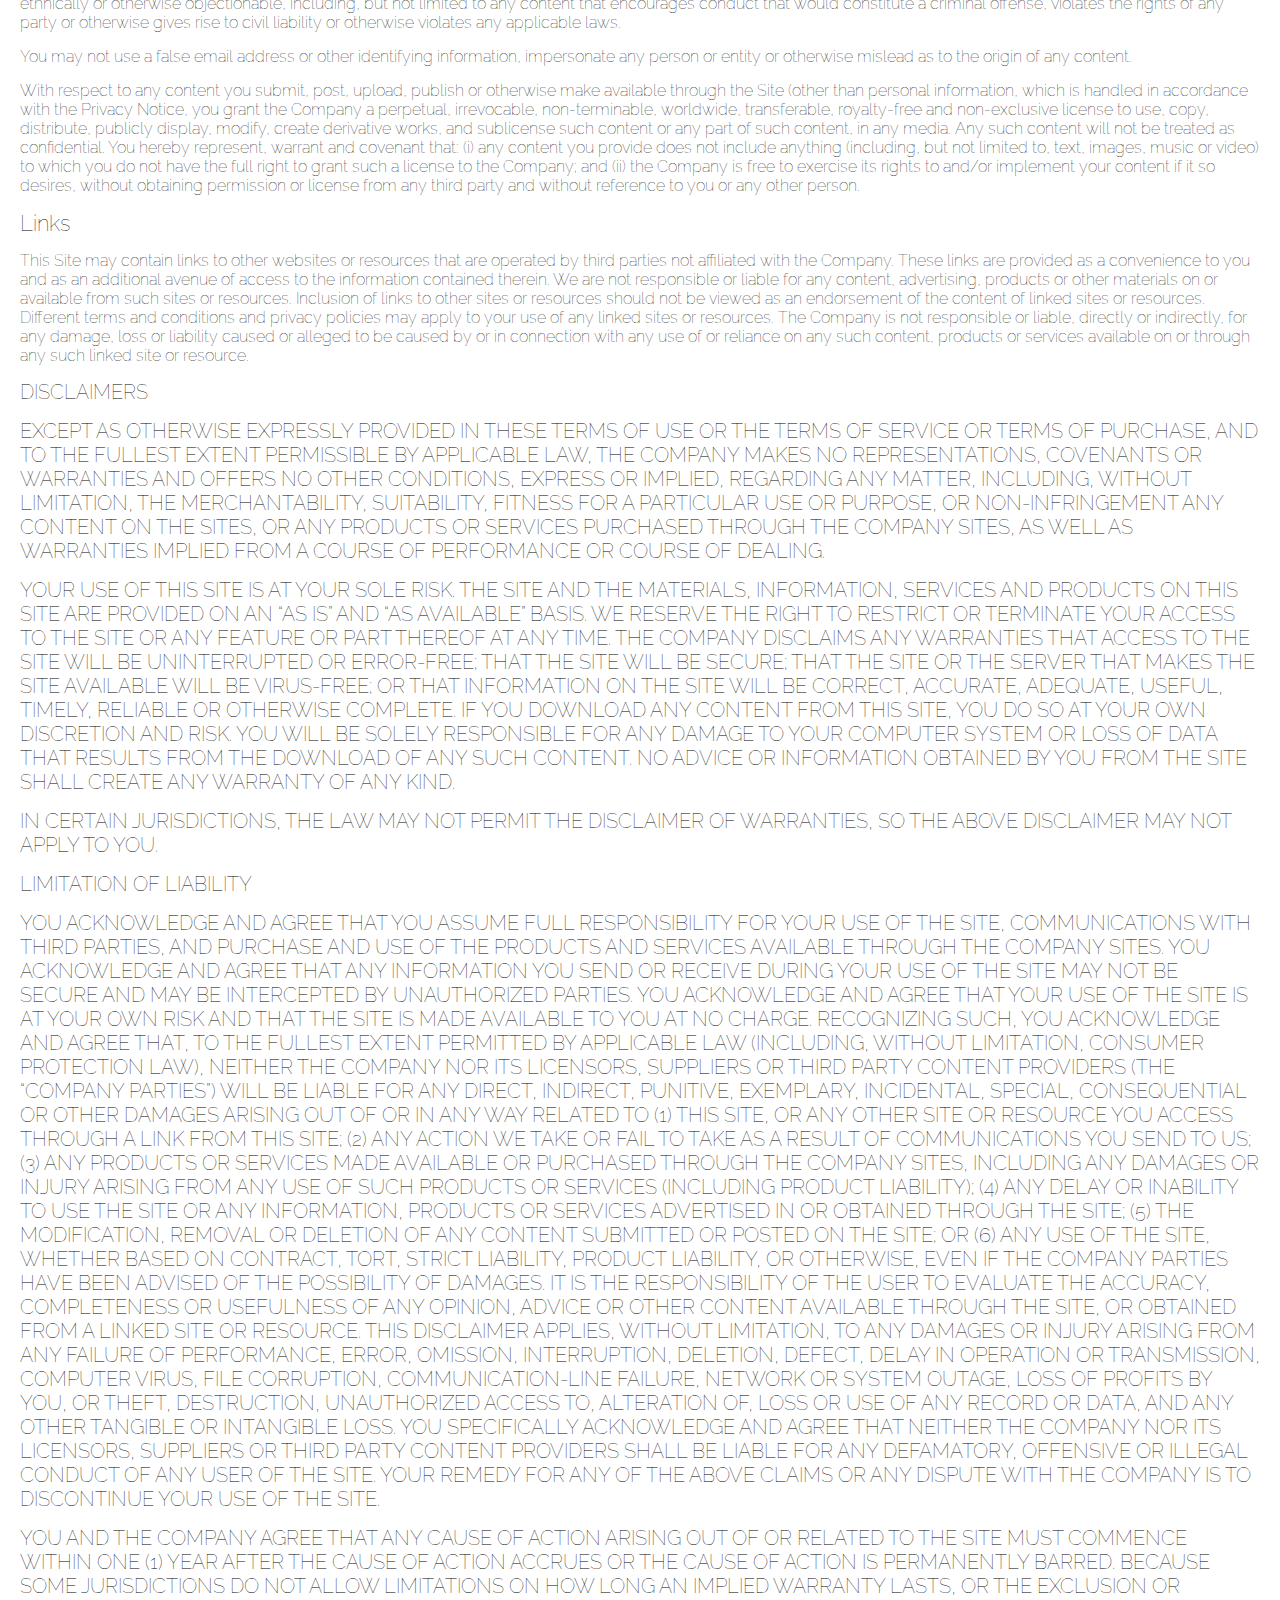
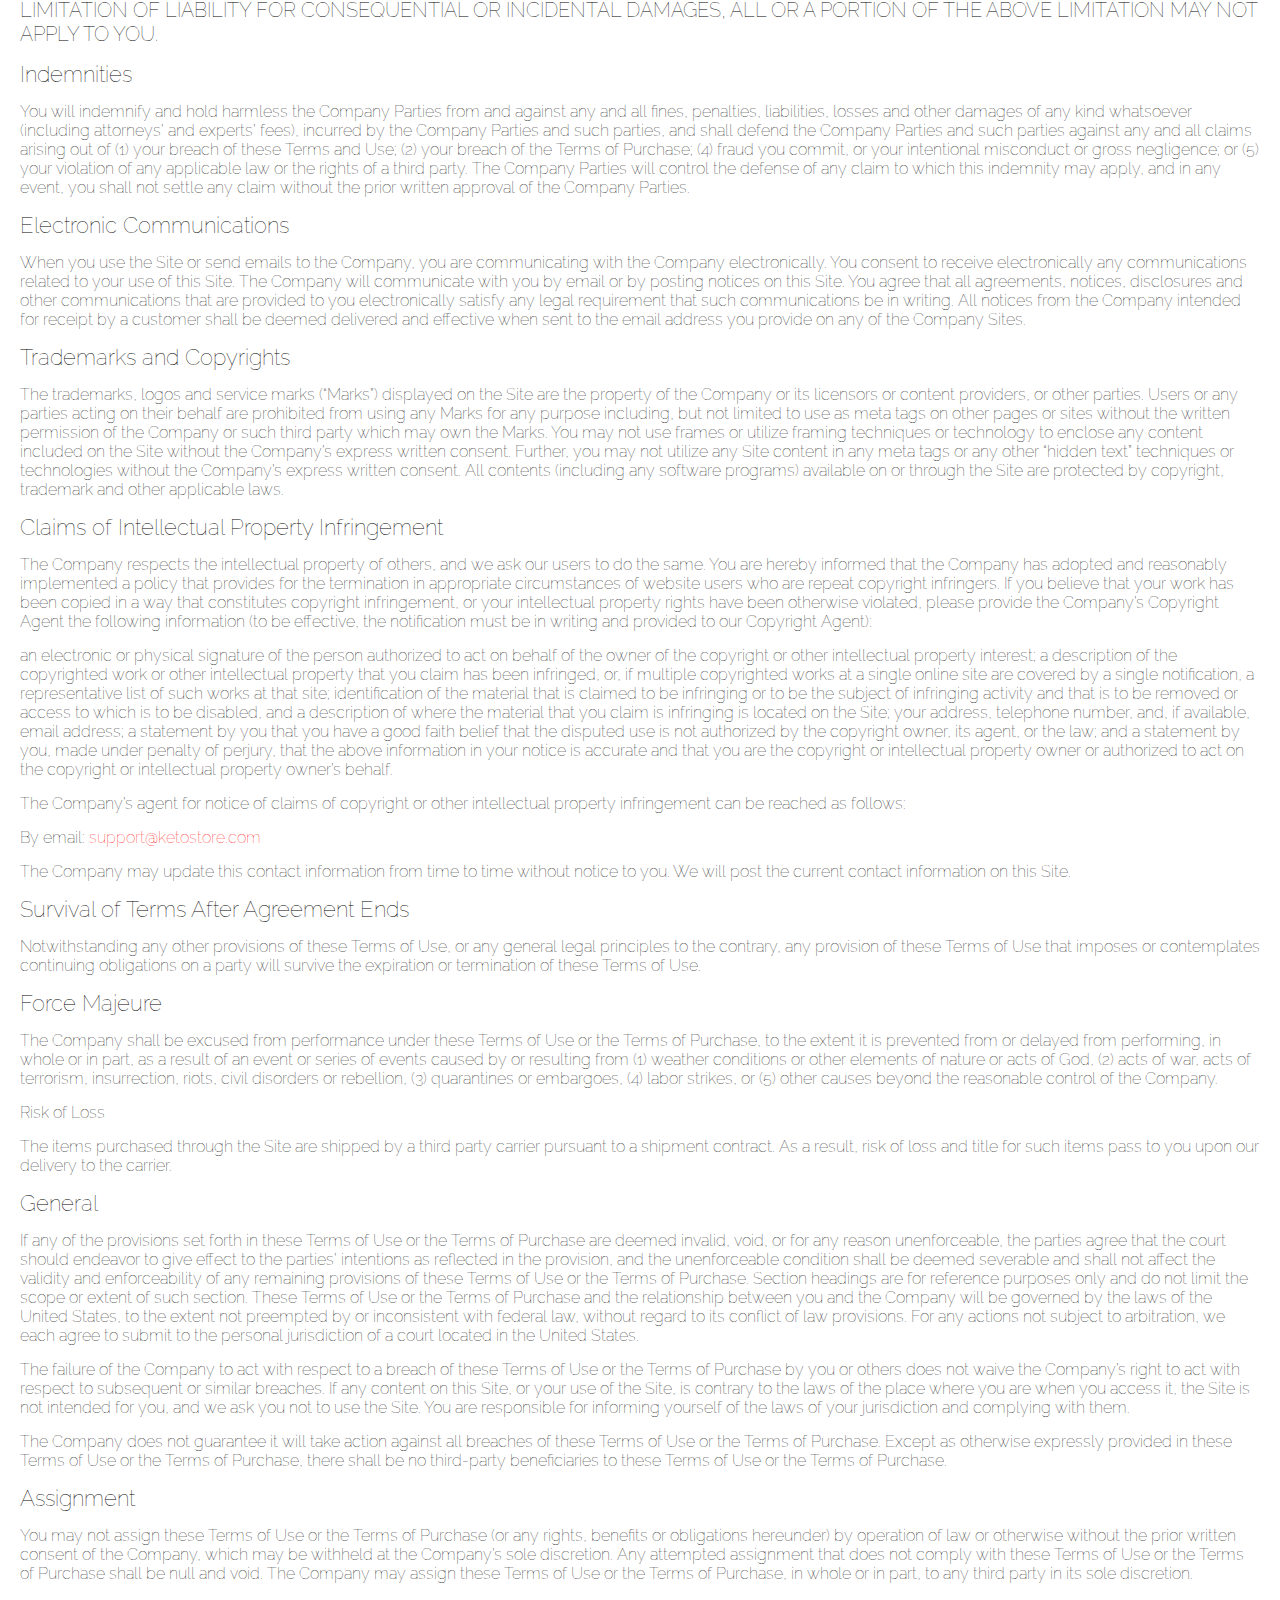
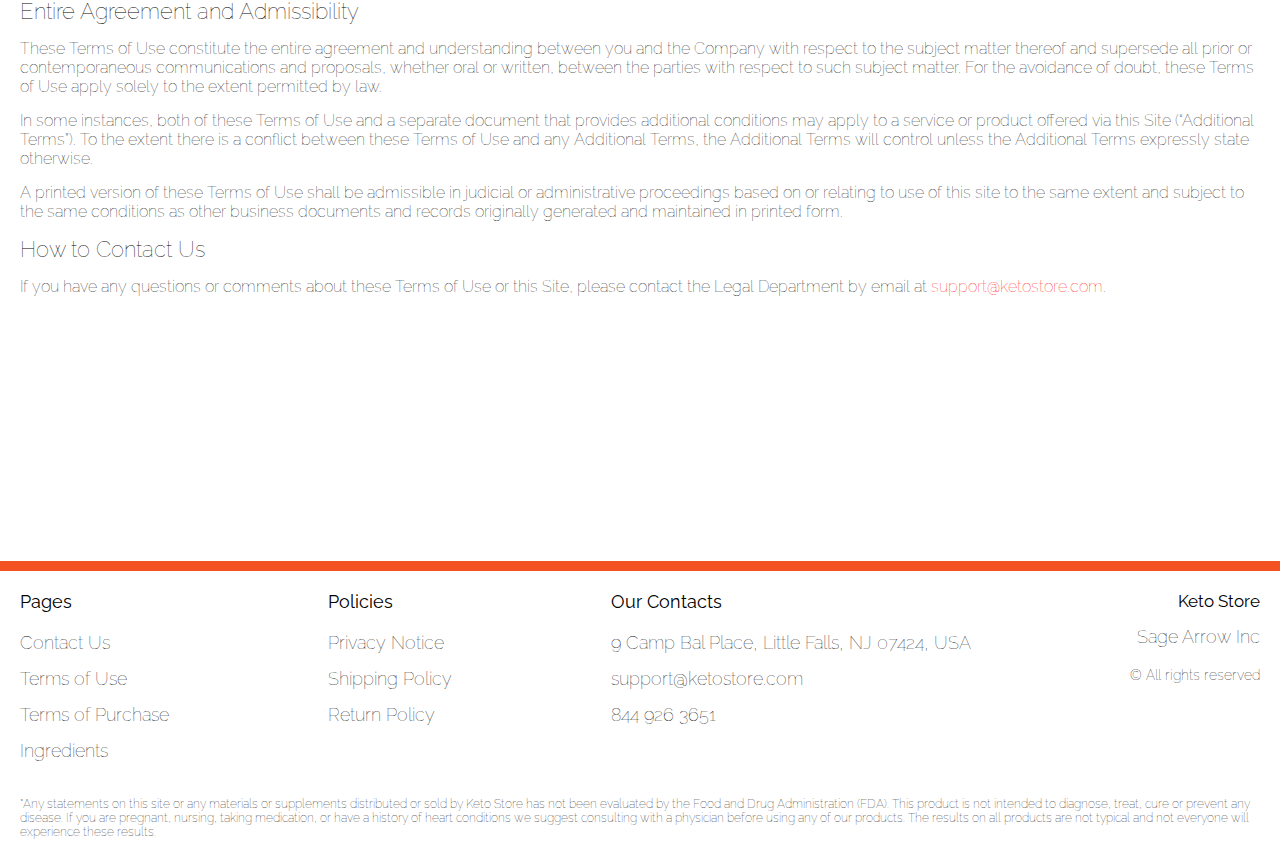
<file: use.html>
<!DOCTYPE html>
<html lang="en">

<head>
  <meta charset="UTF-8" />
  <meta http-equiv="X-UA-Compatible" content="IE=edge" />
  <meta name="viewport" content="width=device-width, initial-scale=1.0" />
  <link rel="stylesheet" href="./css/style.css" />
  <title>Shop</title>
</head>

<body>


  <div class="wrapper">
    <div class="header__wrapper">
      <div class="container">
     
     
        <header class="header">
          <div class="header__top">
            <div class="header__btn-block">
              <button class="header__btn js_menu-btn">
                <span></span>
              </button>
            </div>
            <a href="./shop.html" class="cart__span-box">
              <svg  xmlns="http://www.w3.org/2000/svg" xmlns:xlink="http://www.w3.org/1999/xlink" x="0px" y="0px" viewBox="0 0 456.029 456.029" style="enable-background:new 0 0 456.029 456.029;" xml:space="preserve">
                  <g><g><path d="M345.6,338.862c-29.184,0-53.248,23.552-53.248,53.248c0,29.184,23.552,53.248,53.248,53.248
                      c29.184,0,53.248-23.552,53.248-53.248C398.336,362.926,374.784,338.862,345.6,338.862z"/>
                  </g></g>
                  <g><g><path d="M439.296,84.91c-1.024,0-2.56-0.512-4.096-0.512H112.64l-5.12-34.304C104.448,27.566,84.992,10.67,61.952,10.67H20.48
                      C9.216,10.67,0,19.886,0,31.15c0,11.264,9.216,20.48,20.48,20.48h41.472c2.56,0,4.608,2.048,5.12,4.608l31.744,216.064
                      c4.096,27.136,27.648,47.616,55.296,47.616h212.992c26.624,0,49.664-18.944,55.296-45.056l33.28-166.4
                      C457.728,97.71,450.56,86.958,439.296,84.91z"/>
                  </g></g>
                  <g><g><path d="M215.04,389.55c-1.024-28.16-24.576-50.688-52.736-50.688c-29.696,1.536-52.224,26.112-51.2,55.296
                      c1.024,28.16,24.064,50.688,52.224,50.688h1.024C193.536,443.31,216.576,418.734,215.04,389.55z"/>
                  </g></g>
                </svg> 
                <span class="cart__span js_cart__span"></span>
            </a>

              <nav class="nav js_menu">
                <a href="./index.html" class="header__logo logo js_website-name"></a>
              
                <ul class="nav__list">
                  <li class="nav__item">
                    <a href="./contacts.html" class="nav__item">Contact Us</a>
                  </li>
                  <li class="nav__item">
                    <a href="./return.html" class="nav__item">Return Policy</a>
                  </li>
                  <li class="nav__item">
                    <a href="./purchase.html" class="nav__item">Terms of Purchase</a>
                  </li>
                  <li class="nav__item">
                    <a href="./privacy.html" class="nav__item">Privacy Notice</a>
                  </li>
                  <li class="nav__item">
                    <a href="./shipping.html" class="nav__item">Shipping Policy</a>
                  </li>
                  <li class="nav__item">
                    <a href="./use.html" class="nav__item">Terms of Use</a>
                  </li>
                </ul>
              </nav>
          
          </div>
        </header>
     
      </div>
    </div>

    <main class="main bg-main">
      <div class="text-section__wrapper white__wrapper">
        <section class="text-section">
          <div class="container">
            <h1 class="title">TERMS OF USE</h1>
            <p class="text"><span class="bold up">TERMS OF USE </span> </p>
            <p class="text">This website and/or its mobile sites and applications (the “Site”) is owned and operated by <span class="js_website-corp"></span> (the “Company”). These Terms of Use (“Terms of Use”) apply to your use of this Site. Any purchase of any products or services available through this Site are governed by the Terms of Purchase (“Terms of Purchase”) on the relevant Company website, which is incorporated herein by reference. Additionally, your use of this Site is governed by the Privacy Notice, which is incorporated herein by reference.</p>
            <p class="text">Throughout the Site, the terms “we,” “us” and “our” refer to the Company. The Company offers this Site, including all information, tools and services available on this Site, to you, the user, conditioned upon your acceptance of these Terms of Use. Your continued use of this Site constitutes your agreement to these Terms of Use. If you do not wish to be bound by these Terms of Use, please do not use this Site.</p>
            <p class="text up">PLEASE CAREFULLY READ THESE TERMS OF USE, ALONG WITH THE PRIVACY NOTICE AND OTHER POLICIES OR AGREEMENTS REFERENCED IN THESE TERMS OF USE, BEFORE USING THE SITE. BY USING THE SITE, YOU AGREE TO THESE TERMS OF USE, INCLUDING WITHOUT LIMITATION, THE ARBITRATION AGREEMENT AND CLASS ACTION WAIVER DESCRIBED IN THE DISPUTE RESOLUTION SECTION BELOW.</p>
            <p class="text bold">Data integrity</p>
            <p class="text">You represent that all of the information, data and other materials you provide on this Site or to the Company through any other means are true, accurate, current and complete. You are responsible for updating and correcting the information you have provided on this Site, as appropriate.</p>
            <p class="text">Privacy Notice</p>
            <p class="text">A copy of the Privacy Notice that applies to the collection, use, disclosure and other processing of personal information on this Site is located at <a href="" class="link js_website-url"></a>. You consent to any personal information we obtain about you (either via this Site, by email, telephone or any other means) being collected, stored and otherwise processed in accordance with the terms of the Privacy Notice.</p>
            <p class="text bold">License and Site Access</p>
            <p class="text">All contents available through this Site (including, without limitation, text, design, graphics, logos, icons, images, audio clips, downloads, interfaces, code and software, as well as the selection and arrangement thereof) are the exclusive property of and owned by the Company, its licensors or its content providers, and is protected by copyright, trademark and other applicable laws.</p>
            <p class="text">The Company grants you a limited license to access and make personal use of this Site. Unless indicated to the contrary, you may access, copy, download and print the content available on this Site for your personal, non-commercial use, provided you do not modify or delete any copyright, trademark or other proprietary notices that appear in the content. The Company or its licensors or content providers retain full and complete title to the content available on the Site, including all associated intellectual property rights, and provide this content to you under a license that is revocable at any time in the Company’s sole discretion. The Company strictly prohibits any other use of any content available through the Site, including but not limited to:</p>
            <p class="text">any downloading, copying or other use of the content or the Site for purposes competitive to the Company or for the benefit of another vendor or any third party;
               any caching, unauthorized linking to the Site or the framing of any content available on the Site;
               any modification, distribution, transmission, performance, broadcast, publication, uploading, licensing, reverse engineering, transfer or sale of, or the creation of derivative works from, any content, products or services obtained from the Site that you do not have a right to make available (such as the intellectual property of another party);
               any uploading, posting or transmitting of any material that contains software viruses or any other computer code, files or programs designed to interrupt, destroy or limit the functionality of any computer;
               using any hardware or software intended to surreptitiously intercept or otherwise obtain any information (such as system data or personal information) from the Site (including, but not limited to the use of any “scraping” or other data mining techniques, robots or similar data gathering and extraction tools); or
               any action that imposes or may impose (in the Company’s sole discretion) an unreasonable or disproportionately large load on the Company’s infrastructure, or damage or interfere with the proper working of our infrastructure.</p>
            <p class="text">You are responsible for obtaining access to the Site, and that access may involve third-party fees (such as Internet service provider or airtime charges). In addition, you must provide and are responsible for all equipment necessary to access the Site. You may not bypass any measures that have been implemented to prevent or restrict access to this Site. Any unauthorized access to the Site by you (including any such access or use that involves in any way an account you may establish on the Site or any device you may use to access the Site) shall terminate the permission or license granted to you by the Company.</p>
            <p class="text">The Company reserves the right to refuse or cancel any person’s registration for this Site, remove any person from this Site and prohibit any person from using this Site for any reason whatsoever, and to limit or terminate your access to or use of the Site at any time without notice. The Company neither warrants nor represents that your use of the content available on this Site will not infringe rights of third parties not affiliated with the Company. Termination of your access or use will not waive or affect any other right or relief to which the Company may be entitled, at law or in equity.</p>
            <p class="text bold">Content You Submit</p>
            <p class="text">You acknowledge that you are responsible for any content you may submit through the Site, including the legality, reliability, appropriateness, originality and copyright of any such content. You may not upload to, distribute or otherwise publish through this Site any content that is confidential, proprietary, invasive of privacy or publicity rights, infringing on intellectual property rights, unlawful, harmful, threatening, false, fraudulent, libelous, defamatory, obscene, vulgar, profane, abusive, harassing, hateful, racially, ethnically or otherwise objectionable, including, but not limited to any content that encourages conduct that would constitute a criminal offense, violates the rights of any party or otherwise gives rise to civil liability or otherwise violates any applicable laws.</p>
            <p class="text">You may not use a false email address or other identifying information, impersonate any person or entity or otherwise mislead as to the origin of any content.</p>
            <p class="text">With respect to any content you submit, post, upload, publish or otherwise make available through the Site (other than personal information, which is handled in accordance with the Privacy Notice, you grant the Company a perpetual, irrevocable, non-terminable, worldwide, transferable, royalty-free and non-exclusive license to use, copy, distribute, publicly display, modify, create derivative works, and sublicense such content or any part of such content, in any media. Any such content will not be treated as confidential. You hereby represent, warrant and covenant that: (i) any content you provide does not include anything (including, but not limited to, text, images, music or video) to which you do not have the full right to grant such a license to the Company; and (ii) the Company is free to exercise its rights to and/or implement your content if it so desires, without obtaining permission or license from any third party and without reference to you or any other person.</p>
            <p class="text bold">Links</p>
            <p class="text">This Site may contain links to other websites or resources that are operated by third parties not affiliated with the Company. These links are provided as a convenience to you and as an additional avenue of access to the information contained therein. We are not responsible or liable for any content, advertising, products or other materials on or available from such sites or resources. Inclusion of links to other sites or resources should not be viewed as an endorsement of the content of linked sites or resources. Different terms and conditions and privacy policies may apply to your use of any linked sites or resources. The Company is not responsible or liable, directly or indirectly, for any damage, loss or liability caused or alleged to be caused by or in connection with any use of or reliance on any such content, products or services available on or through any such linked site or resource.</p>
            <p class="text bold up">DISCLAIMERS</p>
            <p class="text up">EXCEPT AS OTHERWISE EXPRESSLY PROVIDED IN THESE TERMS OF USE OR THE TERMS OF SERVICE OR TERMS OF PURCHASE, AND TO THE FULLEST EXTENT PERMISSIBLE BY APPLICABLE LAW, THE COMPANY MAKES NO REPRESENTATIONS, COVENANTS OR WARRANTIES AND OFFERS NO OTHER CONDITIONS, EXPRESS OR IMPLIED, REGARDING ANY MATTER, INCLUDING, WITHOUT LIMITATION, THE MERCHANTABILITY, SUITABILITY, FITNESS FOR A PARTICULAR USE OR PURPOSE, OR NON-INFRINGEMENT ANY CONTENT ON THE SITES, OR ANY PRODUCTS OR SERVICES PURCHASED THROUGH THE COMPANY SITES, AS WELL AS WARRANTIES IMPLIED FROM A COURSE OF PERFORMANCE OR COURSE OF DEALING.</p>
            <p class="text up">YOUR USE OF THIS SITE IS AT YOUR SOLE RISK. THE SITE AND THE MATERIALS, INFORMATION, SERVICES AND PRODUCTS ON THIS SITE ARE PROVIDED ON AN “AS IS” AND “AS AVAILABLE” BASIS. WE RESERVE THE RIGHT TO RESTRICT OR TERMINATE YOUR ACCESS TO THE SITE OR ANY FEATURE OR PART THEREOF AT ANY TIME. THE COMPANY DISCLAIMS ANY WARRANTIES THAT ACCESS TO THE SITE WILL BE UNINTERRUPTED OR ERROR-FREE; THAT THE SITE WILL BE SECURE; THAT THE SITE OR THE SERVER THAT MAKES THE SITE AVAILABLE WILL BE VIRUS-FREE; OR THAT INFORMATION ON THE SITE WILL BE CORRECT, ACCURATE, ADEQUATE, USEFUL, TIMELY, RELIABLE OR OTHERWISE COMPLETE. IF YOU DOWNLOAD ANY CONTENT FROM THIS SITE, YOU DO SO AT YOUR OWN DISCRETION AND RISK. YOU WILL BE SOLELY RESPONSIBLE FOR ANY DAMAGE TO YOUR COMPUTER SYSTEM OR LOSS OF DATA THAT RESULTS FROM THE DOWNLOAD OF ANY SUCH CONTENT. NO ADVICE OR INFORMATION OBTAINED BY YOU FROM THE SITE SHALL CREATE ANY WARRANTY OF ANY KIND.</p>
            <p class="text up">IN CERTAIN JURISDICTIONS, THE LAW MAY NOT PERMIT THE DISCLAIMER OF WARRANTIES, SO THE ABOVE DISCLAIMER MAY NOT APPLY TO YOU.</p>
            <p class="text up bold">LIMITATION OF LIABILITY</p>
            <p class="text up">YOU ACKNOWLEDGE AND AGREE THAT YOU ASSUME FULL RESPONSIBILITY FOR YOUR USE OF THE SITE, COMMUNICATIONS WITH THIRD PARTIES, AND PURCHASE AND USE OF THE PRODUCTS AND SERVICES AVAILABLE THROUGH THE COMPANY SITES. YOU ACKNOWLEDGE AND AGREE THAT ANY INFORMATION YOU SEND OR RECEIVE DURING YOUR USE OF THE SITE MAY NOT BE SECURE AND MAY BE INTERCEPTED BY UNAUTHORIZED PARTIES. YOU ACKNOWLEDGE AND AGREE THAT YOUR USE OF THE SITE IS AT YOUR OWN RISK AND THAT THE SITE IS MADE AVAILABLE TO YOU AT NO CHARGE. RECOGNIZING SUCH, YOU ACKNOWLEDGE AND AGREE THAT, TO THE FULLEST EXTENT PERMITTED BY APPLICABLE LAW (INCLUDING, WITHOUT LIMITATION, CONSUMER PROTECTION LAW), NEITHER THE COMPANY NOR ITS LICENSORS, SUPPLIERS OR THIRD PARTY CONTENT PROVIDERS (THE “COMPANY PARTIES”) WILL BE LIABLE FOR ANY DIRECT, INDIRECT, PUNITIVE, EXEMPLARY, INCIDENTAL, SPECIAL, CONSEQUENTIAL OR OTHER DAMAGES ARISING OUT OF OR IN ANY WAY RELATED TO (1) THIS SITE, OR ANY OTHER SITE OR RESOURCE YOU ACCESS THROUGH A LINK FROM THIS SITE; (2) ANY ACTION WE TAKE OR FAIL TO TAKE AS A RESULT OF COMMUNICATIONS YOU SEND TO US; (3) ANY PRODUCTS OR SERVICES MADE AVAILABLE OR PURCHASED THROUGH THE COMPANY SITES, INCLUDING ANY DAMAGES OR INJURY ARISING FROM ANY USE OF SUCH PRODUCTS OR SERVICES (INCLUDING PRODUCT LIABILITY); (4) ANY DELAY OR INABILITY TO USE THE SITE OR ANY INFORMATION, PRODUCTS OR SERVICES ADVERTISED IN OR OBTAINED THROUGH THE SITE; (5) THE MODIFICATION, REMOVAL OR DELETION OF ANY CONTENT SUBMITTED OR POSTED ON THE SITE; OR (6) ANY USE OF THE SITE, WHETHER BASED ON CONTRACT, TORT, STRICT LIABILITY, PRODUCT LIABILITY, OR OTHERWISE, EVEN IF THE COMPANY PARTIES HAVE BEEN ADVISED OF THE POSSIBILITY OF DAMAGES. IT IS THE RESPONSIBILITY OF THE USER TO EVALUATE THE ACCURACY, COMPLETENESS OR USEFULNESS OF ANY OPINION, ADVICE OR OTHER CONTENT AVAILABLE THROUGH THE SITE, OR OBTAINED FROM A LINKED SITE OR RESOURCE. THIS DISCLAIMER APPLIES, WITHOUT LIMITATION, TO ANY DAMAGES OR INJURY ARISING FROM ANY FAILURE OF PERFORMANCE, ERROR, OMISSION, INTERRUPTION, DELETION, DEFECT, DELAY IN OPERATION OR TRANSMISSION, COMPUTER VIRUS, FILE CORRUPTION, COMMUNICATION-LINE FAILURE, NETWORK OR SYSTEM OUTAGE, LOSS OF PROFITS BY YOU, OR THEFT, DESTRUCTION, UNAUTHORIZED ACCESS TO, ALTERATION OF, LOSS OR USE OF ANY RECORD OR DATA, AND ANY OTHER TANGIBLE OR INTANGIBLE LOSS. YOU SPECIFICALLY ACKNOWLEDGE AND AGREE THAT NEITHER THE COMPANY NOR ITS LICENSORS, SUPPLIERS OR THIRD PARTY CONTENT PROVIDERS SHALL BE LIABLE FOR ANY DEFAMATORY, OFFENSIVE OR ILLEGAL CONDUCT OF ANY USER OF THE SITE. YOUR REMEDY FOR ANY OF THE ABOVE CLAIMS OR ANY DISPUTE WITH THE COMPANY IS TO DISCONTINUE YOUR USE OF THE SITE.</p>
            <p class="text up">YOU AND THE COMPANY AGREE THAT ANY CAUSE OF ACTION ARISING OUT OF OR RELATED TO THE SITE MUST COMMENCE WITHIN ONE (1) YEAR AFTER THE CAUSE OF ACTION ACCRUES OR THE CAUSE OF ACTION IS PERMANENTLY BARRED. BECAUSE SOME JURISDICTIONS DO NOT ALLOW LIMITATIONS ON HOW LONG AN IMPLIED WARRANTY LASTS, OR THE EXCLUSION OR LIMITATION OF LIABILITY FOR CONSEQUENTIAL OR INCIDENTAL DAMAGES, ALL OR A PORTION OF THE ABOVE LIMITATION MAY NOT APPLY TO YOU.</p>
            <p class="text bold">Indemnities</p>
            <p class="text">You will indemnify and hold harmless the Company Parties from and against any and all fines, penalties, liabilities, losses and other damages of any kind whatsoever (including attorneys’ and experts’ fees), incurred by the Company Parties and such parties, and shall defend the Company Parties and such parties against any and all claims arising out of (1) your breach of these Terms and Use; (2) your breach of the Terms of Purchase; (4) fraud you commit, or your intentional misconduct or gross negligence; or (5) your violation of any applicable law or the rights of a third party. The Company Parties will control the defense of any claim to which this indemnity may apply, and in any event, you shall not settle any claim without the prior written approval of the Company Parties.</p>
            <p class="text bold">Electronic Communications</p>
            <p class="text">When you use the Site or send emails to the Company, you are communicating with the Company electronically. You consent to receive electronically any communications related to your use of this Site. The Company will communicate with you by email or by posting notices on this Site. You agree that all agreements, notices, disclosures and other communications that are provided to you electronically satisfy any legal requirement that such communications be in writing. All notices from the Company intended for receipt by a customer shall be deemed delivered and effective when sent to the email address you provide on any of the Company Sites.</p>
           <p class="text bold">Trademarks and Copyrights</p>
            <p class="text">The trademarks, logos and service marks (“Marks”) displayed on the Site are the property of the Company or its licensors or content providers, or other parties. Users or any parties acting on their behalf are prohibited from using any Marks for any purpose including, but not limited to use as meta tags on other pages or sites without the written permission of the Company or such third party which may own the Marks. You may not use frames or utilize framing techniques or technology to enclose any content included on the Site without the Company’s express written consent. Further, you may not utilize any Site content in any meta tags or any other “hidden text” techniques or technologies without the Company’s express written consent. All contents (including any software programs) available on or through the Site are protected by copyright, trademark and other applicable laws.</p>
            <p class="text bold">Claims of Intellectual Property Infringement</p>
            <p class="text">The Company respects the intellectual property of others, and we ask our users to do the same. You are hereby informed that the Company has adopted and reasonably implemented a policy that provides for the termination in appropriate circumstances of website users who are repeat copyright infringers. If you believe that your work has been copied in a way that constitutes copyright infringement, or your intellectual property rights have been otherwise violated, please provide the Company’s Copyright Agent the following information (to be effective, the notification must be in writing and provided to our Copyright Agent):</p>
            <p class="text">an electronic or physical signature of the person authorized to act on behalf of the owner of the copyright or other intellectual property interest;
               a description of the copyrighted work or other intellectual property that you claim has been infringed, or, if multiple copyrighted works at a single online site are covered by a single notification, a representative list of such works at that site;
               identification of the material that is claimed to be infringing or to be the subject of infringing activity and that is to be removed or access to which is to be disabled, and a description of where the material that you claim is infringing is located on the Site;
               your address, telephone number, and, if available, email address;
               a statement by you that you have a good faith belief that the disputed use is not authorized by the copyright owner, its agent, or the law; and
               a statement by you, made under penalty of perjury, that the above information in your notice is accurate and that you are the copyright or intellectual property owner or authorized to act on the copyright or intellectual property owner’s behalf.</p>
            <p class="text">The Company’s agent for notice of claims of copyright or other intellectual property infringement can be reached as follows:</p>
            <p class="text">By email: <a href="" class="link js_website-email"></a></p>
            <p class="text">The Company may update this contact information from time to time without notice to you. We will post the current contact information on this Site.</p>
            <p class="text bold">Survival of Terms After Agreement Ends</p>
            <p class="text">Notwithstanding any other provisions of these Terms of Use, or any general legal principles to the contrary, any provision of these Terms of Use that imposes or contemplates continuing obligations on a party will survive the expiration or termination of these Terms of Use.</p>
            <p class="text bold">Force Majeure</p>
            <p class="text">The Company shall be excused from performance under these Terms of Use or the Terms of Purchase, to the extent it is prevented from or delayed from performing, in whole or in part, as a result of an event or series of events caused by or resulting from (1) weather conditions or other elements of nature or acts of God, (2) acts of war, acts of terrorism, insurrection, riots, civil disorders or rebellion, (3) quarantines or embargoes, (4) labor strikes, or (5) other causes beyond the reasonable control of the Company.</p>
            <p class="text">Risk of Loss</p>
            <p class="text">The items purchased through the Site are shipped by a third party carrier pursuant to a shipment contract. As a result, risk of loss and title for such items pass to you upon our delivery to the carrier.</p>
            <p class="text bold">General</p>
            <p class="text">If any of the provisions set forth in these Terms of Use or the Terms of Purchase are deemed invalid, void, or for any reason unenforceable, the parties agree that the court should endeavor to give effect to the parties’ intentions as reflected in the provision, and the unenforceable condition shall be deemed severable and shall not affect the validity and enforceability of any remaining provisions of these Terms of Use or the Terms of Purchase. Section headings are for reference purposes only and do not limit the scope or extent of such section. These Terms of Use or the Terms of Purchase and the relationship between you and the Company will be governed by the laws of the United States, to the extent not preempted by or inconsistent with federal law, without regard to its conflict of law provisions. For any actions not subject to arbitration, we each agree to submit to the personal jurisdiction of a court located in the United States.</p>
            <p class="text">The failure of the Company to act with respect to a breach of these Terms of Use or the Terms of Purchase by you or others does not waive the Company’s right to act with respect to subsequent or similar breaches. If any content on this Site, or your use of the Site, is contrary to the laws of the place where you are when you access it, the Site is not intended for you, and we ask you not to use the Site. You are responsible for informing yourself of the laws of your jurisdiction and complying with them.</p>
            <p class="text">The Company does not guarantee it will take action against all breaches of these Terms of Use or the Terms of Purchase. Except as otherwise expressly provided in these Terms of Use or the Terms of Purchase, there shall be no third-party beneficiaries to these Terms of Use or the Terms of Purchase.</p>
            <p class="text bold">Assignment</p>
            <p class="text">You may not assign these Terms of Use or the Terms of Purchase (or any rights, benefits or obligations hereunder) by operation of law or otherwise without the prior written consent of the Company, which may be withheld at the Company’s sole discretion. Any attempted assignment that does not comply with these Terms of Use or the Terms of Purchase shall be null and void. The Company may assign these Terms of Use or the Terms of Purchase, in whole or in part, to any third party in its sole discretion.</p>
            <p class="text bold">Entire Agreement and Admissibility</p>
            <p class="text">These Terms of Use constitute the entire agreement and understanding between you and the Company with respect to the subject matter thereof and supersede all prior or contemporaneous communications and proposals, whether oral or written, between the parties with respect to such subject matter. For the avoidance of doubt, these Terms of Use apply solely to the extent permitted by law.</p>
            <p class="text">In some instances, both of these Terms of Use and a separate document that provides additional conditions may apply to a service or product offered via this Site (“Additional Terms”). To the extent there is a conflict between these Terms of Use and any Additional Terms, the Additional Terms will control unless the Additional Terms expressly state otherwise.</p>
            <p class="text">A printed version of these Terms of Use shall be admissible in judicial or administrative proceedings based on or relating to use of this site to the same extent and subject to the same conditions as other business documents and records originally generated and maintained in printed form.</p>
            <p class="text bold">How to Contact Us</p>
            <p class="text">If you have any questions or comments about these Terms of Use or this Site, please contact the Legal Department by email at <a href="" class="text link js_website-email"></a>.</p>
        </div>
        </section>
    </div>
    </main>

    <div class="footer__wrapper">
      <footer class="footer">
        <div class="footer__top">
          <div class="container">
          
            <div class="footer__policies">
              <div class="footer__block">
                <p class="footer__title">Pages</p>
                <ul class="sub-list">
                  <li class="item">
                    <a href="./contacts.html" class="footer__link">Contact Us</a>
                  </li>
                  <li class="item">
                    <a href="./use.html" class="footer__link">Terms of Use</a>
                  </li>
                  <li class="item">
                    <a href="./purchase.html" class="footer__link">Terms of Purchase</a>
                  </li>
                <li class="item"><a href="./ingredients.html" class="footer__link">Ingredients</a></li>
                </ul>
              </div>
              <div class="footer__block">
                <p class="footer__title">Policies</p>
                <ul class="sub-list">
                  <li class="item">
                    <a href="./privacy.html" class="footer__link">Privacy Notice</a>
                  </li>
                  <li class="item">
                    <a href="./shipping.html" class="footer__link">Shipping Policy</a>
                  </li>
                  <li class="item">
                    <a href="./return.html" class="footer__link">Return Policy</a>
                  </li>
             

                </ul>
              </div>
              <div class="footer__block">
                <p class="footer__title">Our Contacts</p>
                <ul class="sub-list">
                  <li class="item">
                    <p class="text js_website-address"></p>
                  </li>
                  <li class="item">
                    <a href="" class="footer__link js_website-email"></a>
                  </li>
                  <li class="item">
                    <a href="" class="footer__link js_website-phone"></a>
                  </li>
                </ul>
              </div>
              <div class="footer__block footer__block--rg">
                <ul class="sub-list">
                  <li class="item">
                    <a href="./index.html" class="footer__logo logo js_website-name"></a>
                  </li>
                  <li class="item">
                    <p class="text text--mb js_website-corp"></p>
                  </li>
                  <li class="item">
                    <span class="footer__span">© All rights reserved</span>
                  </li>
                </ul>
              </div>

            </div>
          </div>
        </div>
      </footer>
      <div class="container">
        <p style="padding-top: 16px; font-size: 12px; margin-bottom: 2rem;">*Any statements on this site or any materials or supplements distributed or sold by <span class="js_website-name"></span> has not been evaluated by the Food and Drug Administration (FDA). This product is not intended to diagnose, treat, cure or prevent any disease. If you are pregnant, nursing, taking medication, or have a history of heart conditions we suggest consulting with a physician before using any of our products. The results on all products are not typical and not everyone will experience these results.</p>
      </div>
    </div>
  </div>

  <script type='text/javascript' src='https://thebestproductmanager.com/products/prices-nxg-object'></script>
  <script type="module" src="./js/on-load.js"></script>
  <script type="module" src="./js/website-data.js"></script> 
  <script>
    const menuBtn = document.querySelector('.js_menu-btn');
    const menu = document.querySelector('.js_menu');
    menuBtn.addEventListener('click', () => {
      menuBtn.classList.toggle('active');
      menu.classList.toggle('open-menu');
      document.body.classList.toggle('open-menu');
    })
  </script>
</body>

</html>
</file>
<file: css/style.css>
@import './swiper-bundle.min.css';
@import './fonts.css';
@import './vars.css';
@import './utils.css';
@import './header.css';
@import './footer.css';
@import './hero.css';
@import './products.css';
@import './product.css';
@import './text-section.css';
@import './order.css';
@import './thank-you.css';
</file>
